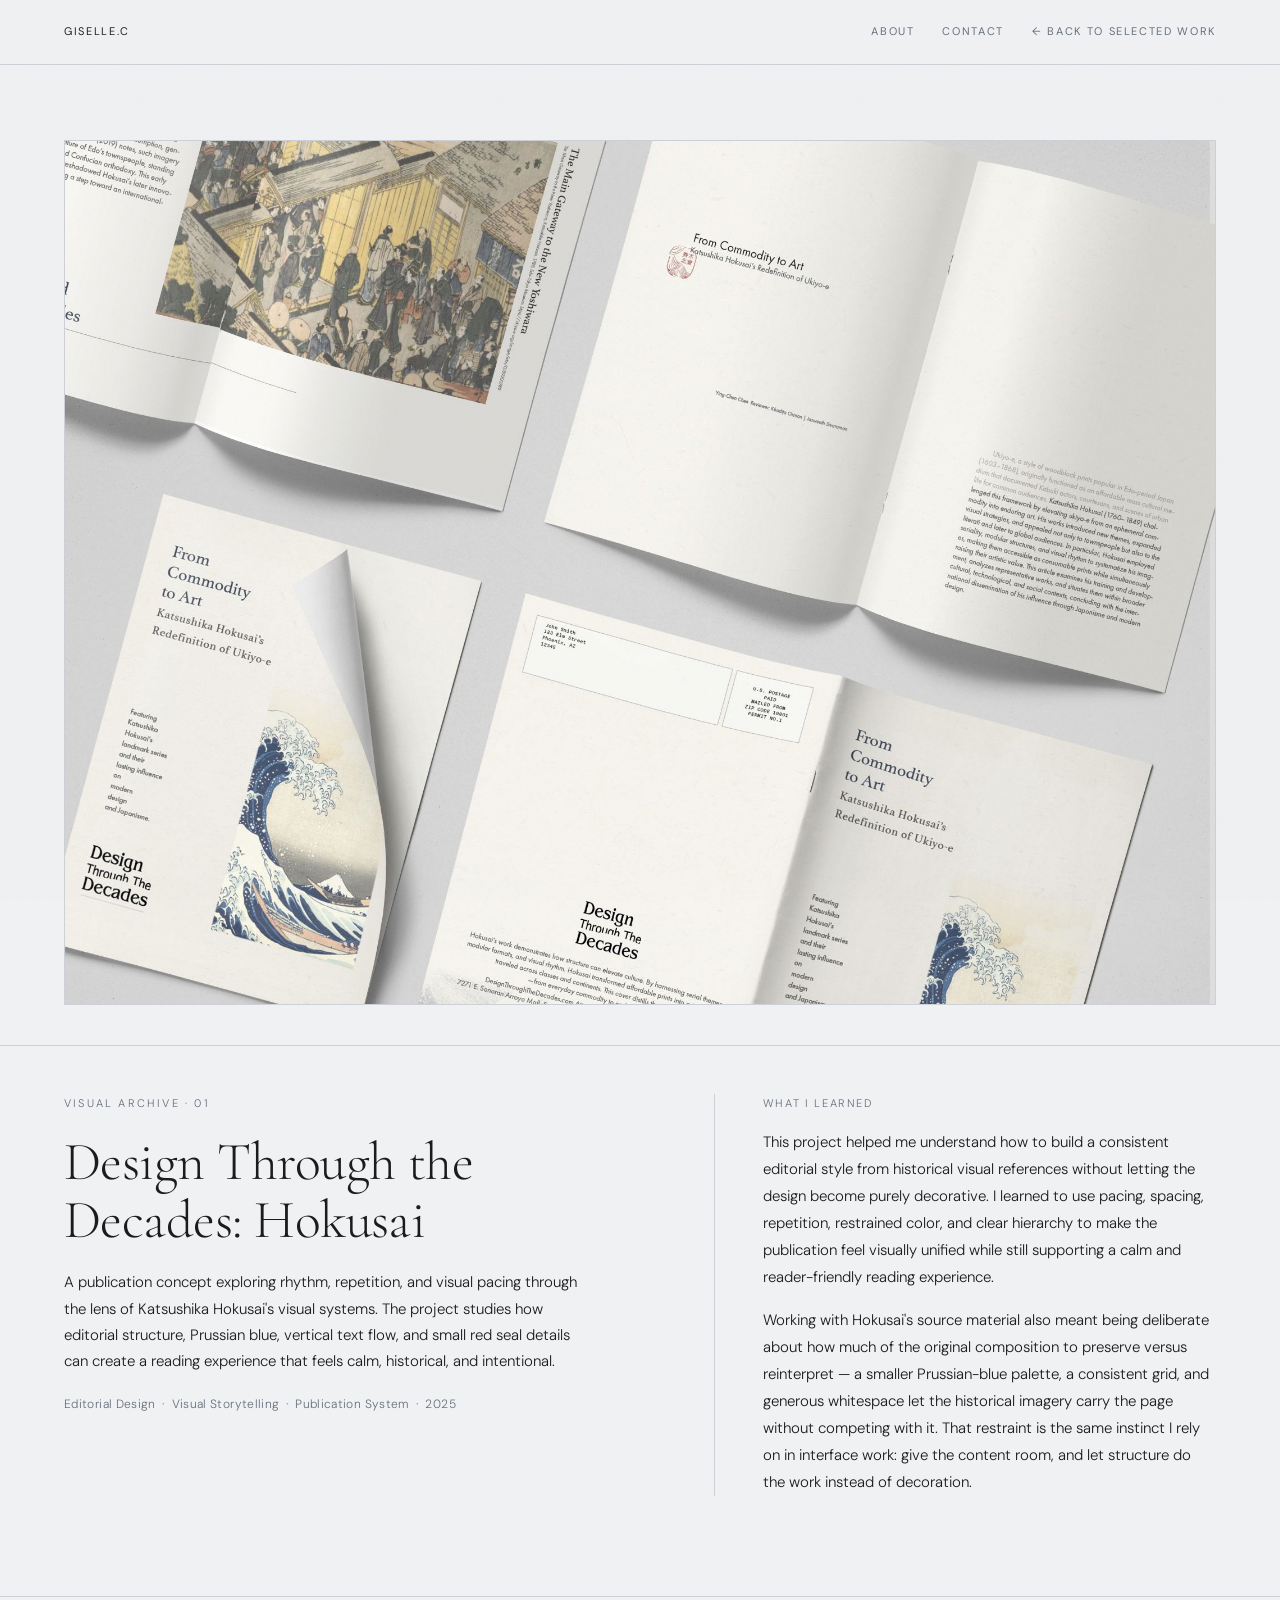
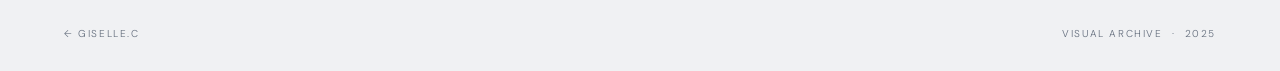
<file: archive-hokusai.html>
<!DOCTYPE html>
<html lang="en">
<head>
  <meta charset="UTF-8" />
  <meta name="viewport" content="width=device-width, initial-scale=1.0" />
  <title>Design Through the Decades: Hokusai — Giselle.C</title>
  <meta name="description" content="Visual archive: an editorial publication concept exploring rhythm, repetition, and visual pacing through the lens of Katsushika Hokusai's visual systems.">
  <meta property="og:title" content="Design Through the Decades: Hokusai — Giselle Chen">
  <meta property="og:description" content="An editorial publication concept exploring rhythm, repetition, and visual pacing through the lens of Katsushika Hokusai's visual systems.">
  <meta property="og:type" content="article">
  <meta property="og:url" content="https://giselleyccportfolio.netlify.app/archive-hokusai.html">
  <link rel="preconnect" href="https://fonts.googleapis.com" />
  <link rel="preconnect" href="https://fonts.gstatic.com" crossorigin />
  <link href="https://fonts.googleapis.com/css2?family=Cormorant+Garamond:wght@300;400;500&family=DM+Sans:wght@300;400&display=swap" rel="stylesheet" />
  <link rel="icon" type="image/svg+xml" href="favicon.svg">
  <link rel="stylesheet" href="style.css" />
  <link rel="stylesheet" href="project-base.css" />
</head>
<body>

  <div class="grain-overlay"></div>

  <!-- ── NAV ──────────────────────────────────────────────── -->
  <nav class="proj-nav">
    <a href="index.html" class="proj-nav-name">Giselle.C</a>
    <div class="proj-nav-links">
      <a href="index.html#about" class="proj-nav-back">About</a>
      <a href="index.html#contact" class="proj-nav-back">Contact</a>
      <a href="index.html#work" class="proj-nav-back">← Back to Selected Work</a>
    </div>
  </nav>

  <!-- ── HERO IMAGE ───────────────────────────────────────── -->
  <div class="va-detail-hero">
    <img src="visual-archive-1.jpeg" alt="Design Through the Decades: Hokusai — editorial publication spread">
  </div>

  <!-- ── BODY: title/brief left, what I learned right ───────── -->
  <div class="va-detail-body">

    <div class="va-detail-left">
      <span class="va-detail-index">Visual Archive · 01</span>
      <h1 class="va-detail-title">Design Through the Decades: Hokusai</h1>
      <p class="va-detail-brief">A publication concept exploring rhythm, repetition, and visual pacing through the lens of Katsushika Hokusai's visual systems. The project studies how editorial structure, Prussian blue, vertical text flow, and small red seal details can create a reading experience that feels calm, historical, and intentional.</p>
      <p class="va-detail-cats">Editorial Design &nbsp;·&nbsp; Visual Storytelling &nbsp;·&nbsp; Publication System &nbsp;·&nbsp; 2025</p>
    </div>

    <div class="va-detail-right">
      <span class="va-detail-label">What I Learned</span>
      <p class="va-detail-learned">This project helped me understand how to build a consistent editorial style from historical visual references without letting the design become purely decorative. I learned to use pacing, spacing, repetition, restrained color, and clear hierarchy to make the publication feel visually unified while still supporting a calm and reader-friendly reading experience.</p>
      <p class="va-detail-learned">Working with Hokusai's source material also meant being deliberate about how much of the original composition to preserve versus reinterpret — a smaller Prussian-blue palette, a consistent grid, and generous whitespace let the historical imagery carry the page without competing with it. That restraint is the same instinct I rely on in interface work: give the content room, and let structure do the work instead of decoration.</p>
    </div>

  </div>

  <!-- FOOTER -->
  <footer class="proj-footer">
    <a href="index.html" class="proj-footer-back">← Giselle.C</a>
    <span>Visual Archive &nbsp;·&nbsp; 2025</span>
  </footer>

  <script src="script.js"></script>
</body>
</html>
</file>
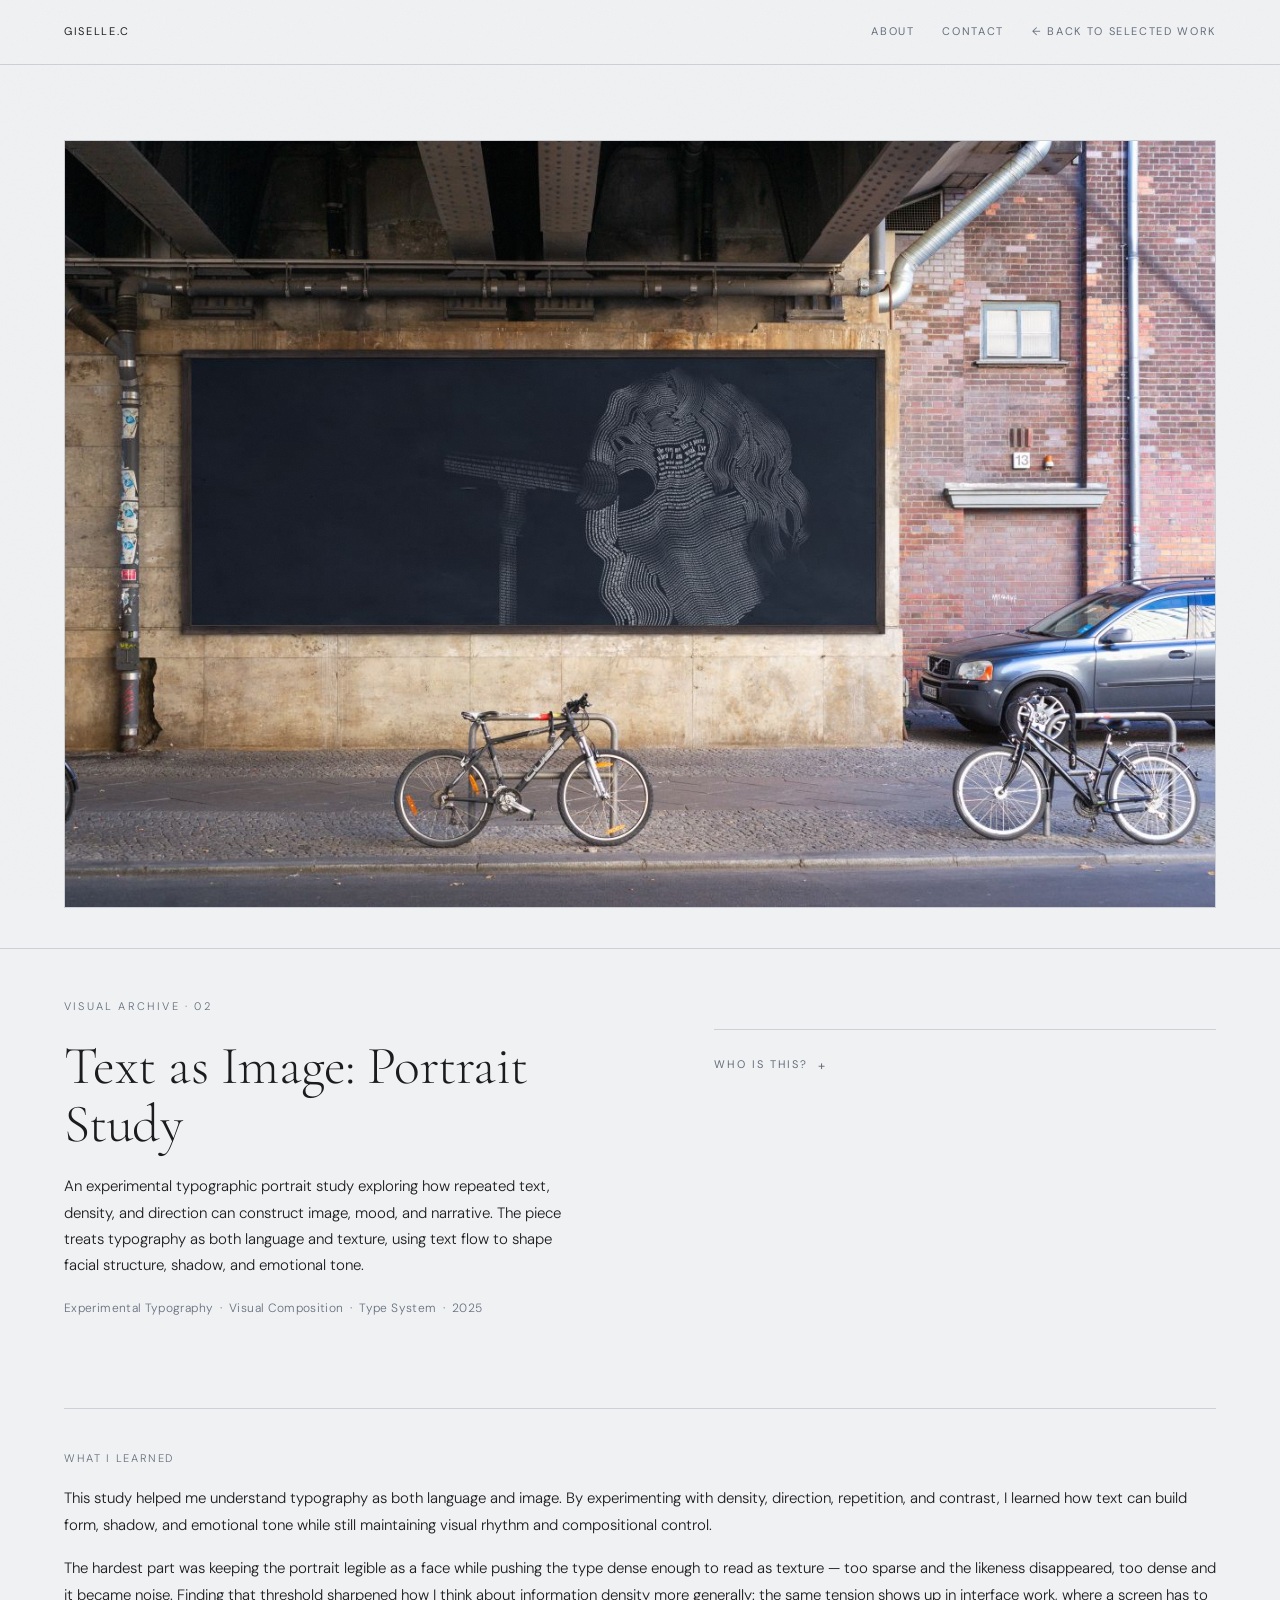
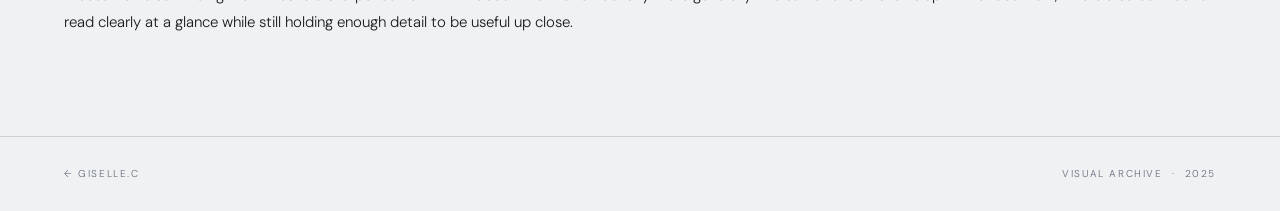
<file: archive-portrait-study.html>
<!DOCTYPE html>
<html lang="en">
<head>
  <meta charset="UTF-8" />
  <meta name="viewport" content="width=device-width, initial-scale=1.0" />
  <title>Text as Image: Portrait Study — Giselle.C</title>
  <meta name="description" content="Visual archive: an experimental typographic portrait study exploring how repeated text, density, and direction can construct image, mood, and narrative.">
  <meta property="og:title" content="Text as Image: Portrait Study — Giselle Chen">
  <meta property="og:description" content="An experimental typographic portrait study exploring how repeated text, density, and direction can construct image, mood, and narrative.">
  <meta property="og:type" content="article">
  <meta property="og:url" content="https://giselleyccportfolio.netlify.app/archive-portrait-study.html">
  <link rel="preconnect" href="https://fonts.googleapis.com" />
  <link rel="preconnect" href="https://fonts.gstatic.com" crossorigin />
  <link href="https://fonts.googleapis.com/css2?family=Cormorant+Garamond:wght@300;400;500&family=DM+Sans:wght@300;400&display=swap" rel="stylesheet" />
  <link rel="icon" type="image/svg+xml" href="favicon.svg">
  <link rel="stylesheet" href="style.css" />
  <link rel="stylesheet" href="project-base.css" />
</head>
<body>

  <div class="grain-overlay"></div>

  <!-- ── NAV ──────────────────────────────────────────────── -->
  <nav class="proj-nav">
    <a href="index.html" class="proj-nav-name">Giselle.C</a>
    <div class="proj-nav-links">
      <a href="index.html#about" class="proj-nav-back">About</a>
      <a href="index.html#contact" class="proj-nav-back">Contact</a>
      <a href="index.html#work" class="proj-nav-back">← Back to Selected Work</a>
    </div>
  </nav>

  <!-- ── HERO IMAGE ───────────────────────────────────────── -->
  <div class="va-detail-hero">
    <img src="visual-archive-2.jpeg" alt="Text as Image: Portrait Study — experimental typographic portrait">
  </div>

  <!-- ── BODY: title/brief left, what I learned right ───────── -->
  <div class="va-detail-body">

    <div class="va-detail-left">
      <span class="va-detail-index">Visual Archive · 02</span>
      <h1 class="va-detail-title">Text as Image: Portrait Study</h1>
      <p class="va-detail-brief">An experimental typographic portrait study exploring how repeated text, density, and direction can construct image, mood, and narrative. The piece treats typography as both language and texture, using text flow to shape facial structure, shadow, and emotional tone.</p>
      <p class="va-detail-cats">Experimental Typography &nbsp;·&nbsp; Visual Composition &nbsp;·&nbsp; Type System &nbsp;·&nbsp; 2025</p>
    </div>

      <details class="va-reveal">
        <summary class="va-reveal-q">Who is this?</summary>
        <div class="va-reveal-a">
          <p><strong>Kurt Cobain.</strong></p>
          <p>Every mark in the portrait is text, and the text is lyrics from <em>In Utero</em> &mdash; so the words that built the face are his own. Density does the shading: the passages repeat and tighten where the portrait needs shadow and thin out where it needs light.</p>

          <a class="va-listen" href="https://open.spotify.com/album/0IeANhddQskfJOk3UxzfB6" target="_blank" rel="noopener noreferrer">
            <span class="va-listen-label">Listen while you look</span>
            <span class="va-listen-album">In Utero &mdash; Nirvana</span>
            <span class="va-listen-note">The words that shape the face are on this record. The portrait is quieter with it playing, and louder.</span>
          </a>
        </div>
      </details>

    <div class="va-detail-right va-detail-right--wide">
      <span class="va-detail-label">What I Learned</span>
      <p class="va-detail-learned">This study helped me understand typography as both language and image. By experimenting with density, direction, repetition, and contrast, I learned how text can build form, shadow, and emotional tone while still maintaining visual rhythm and compositional control.</p>
      <p class="va-detail-learned">The hardest part was keeping the portrait legible as a face while pushing the type dense enough to read as texture — too sparse and the likeness disappeared, too dense and it became noise. Finding that threshold sharpened how I think about information density more generally: the same tension shows up in interface work, where a screen has to read clearly at a glance while still holding enough detail to be useful up close.</p>
    </div>

  </div>

  <!-- FOOTER -->
  <footer class="proj-footer">
    <a href="index.html" class="proj-footer-back">← Giselle.C</a>
    <span>Visual Archive &nbsp;·&nbsp; 2025</span>
  </footer>

  <script src="script.js"></script>
</body>
</html>
</file>
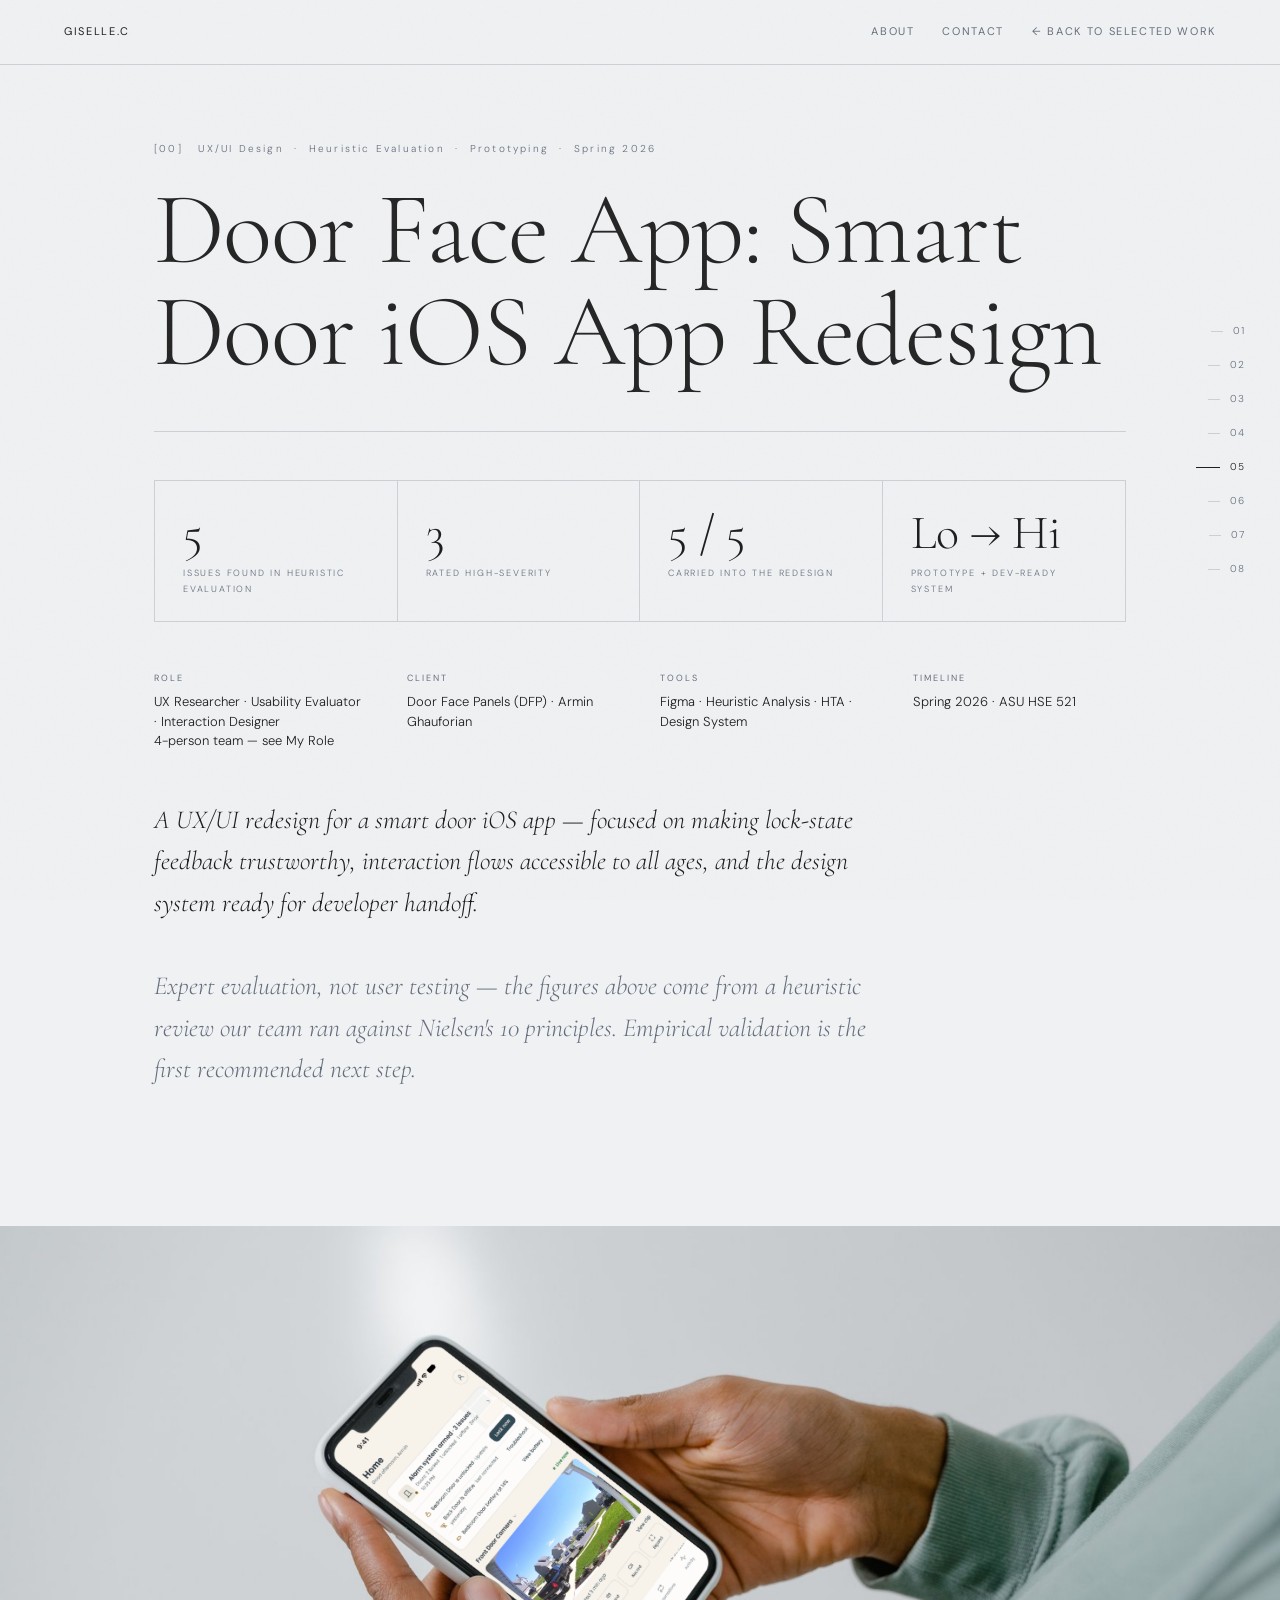
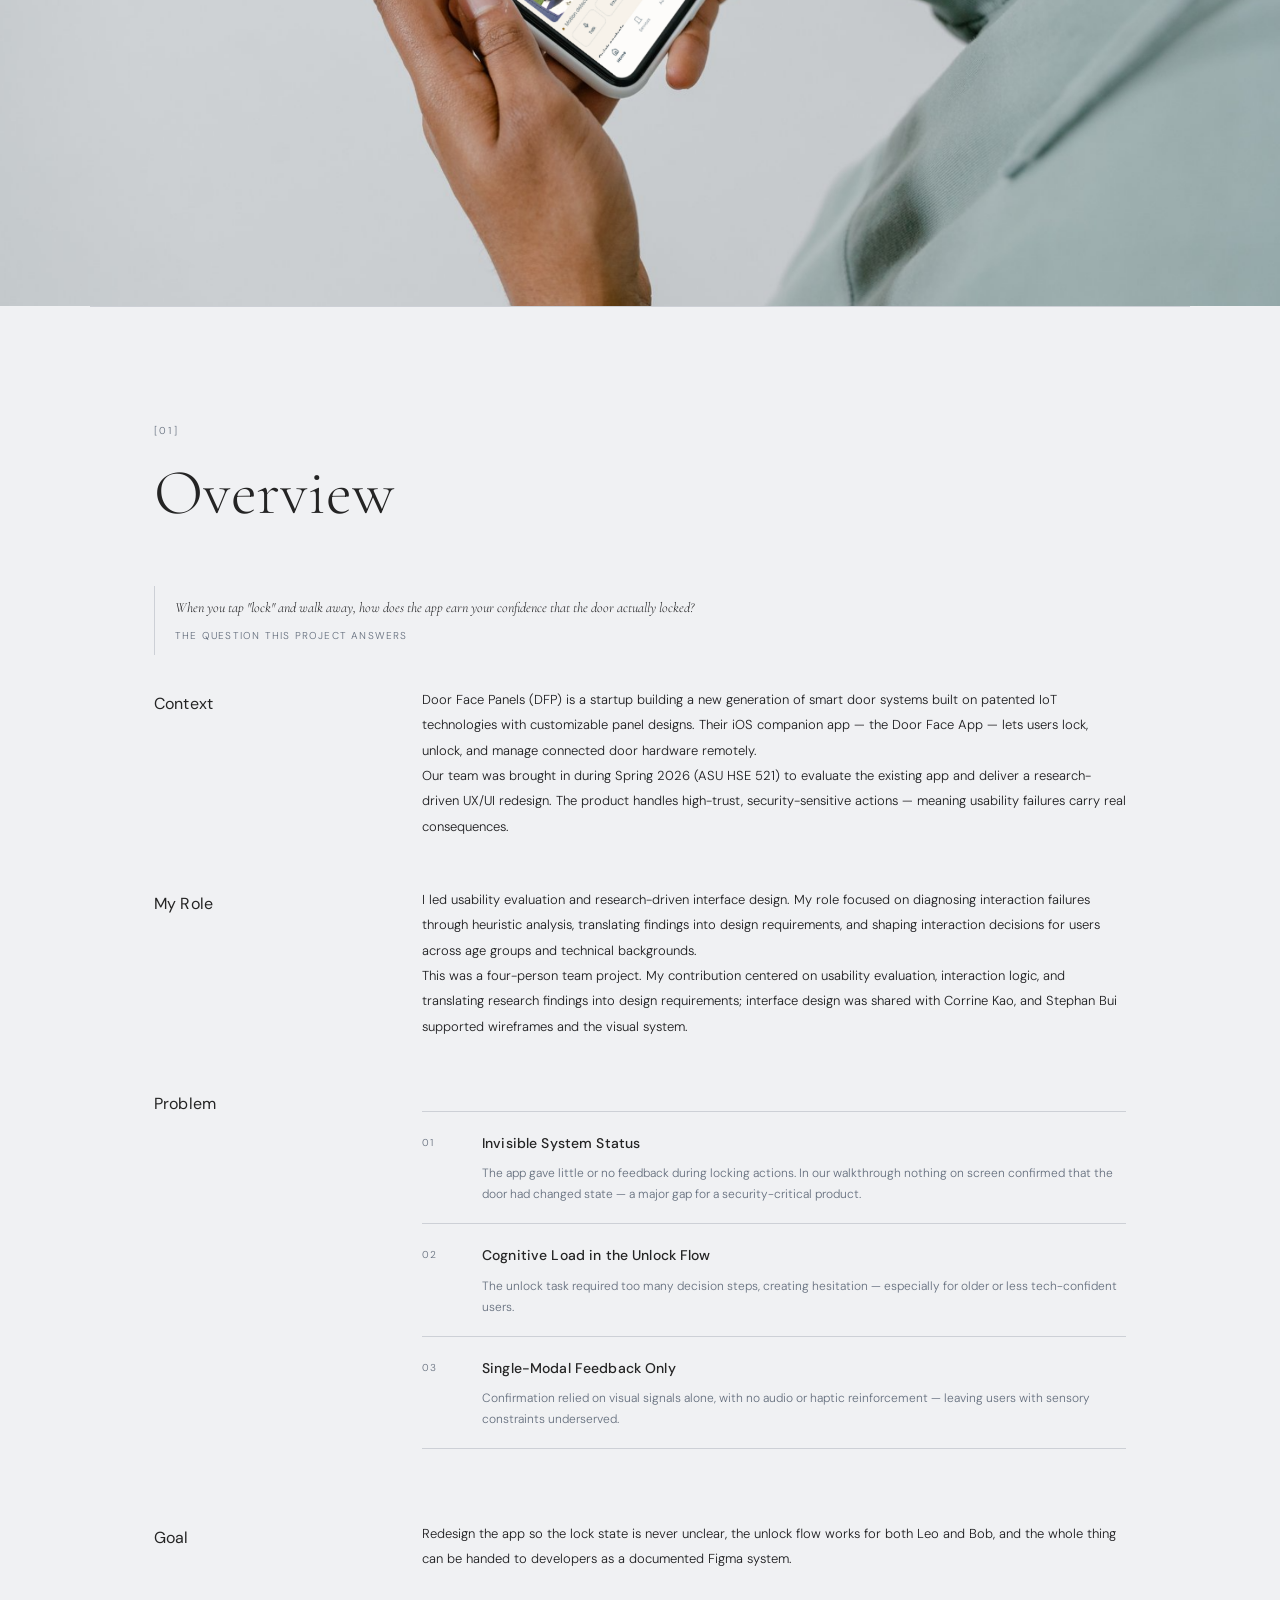
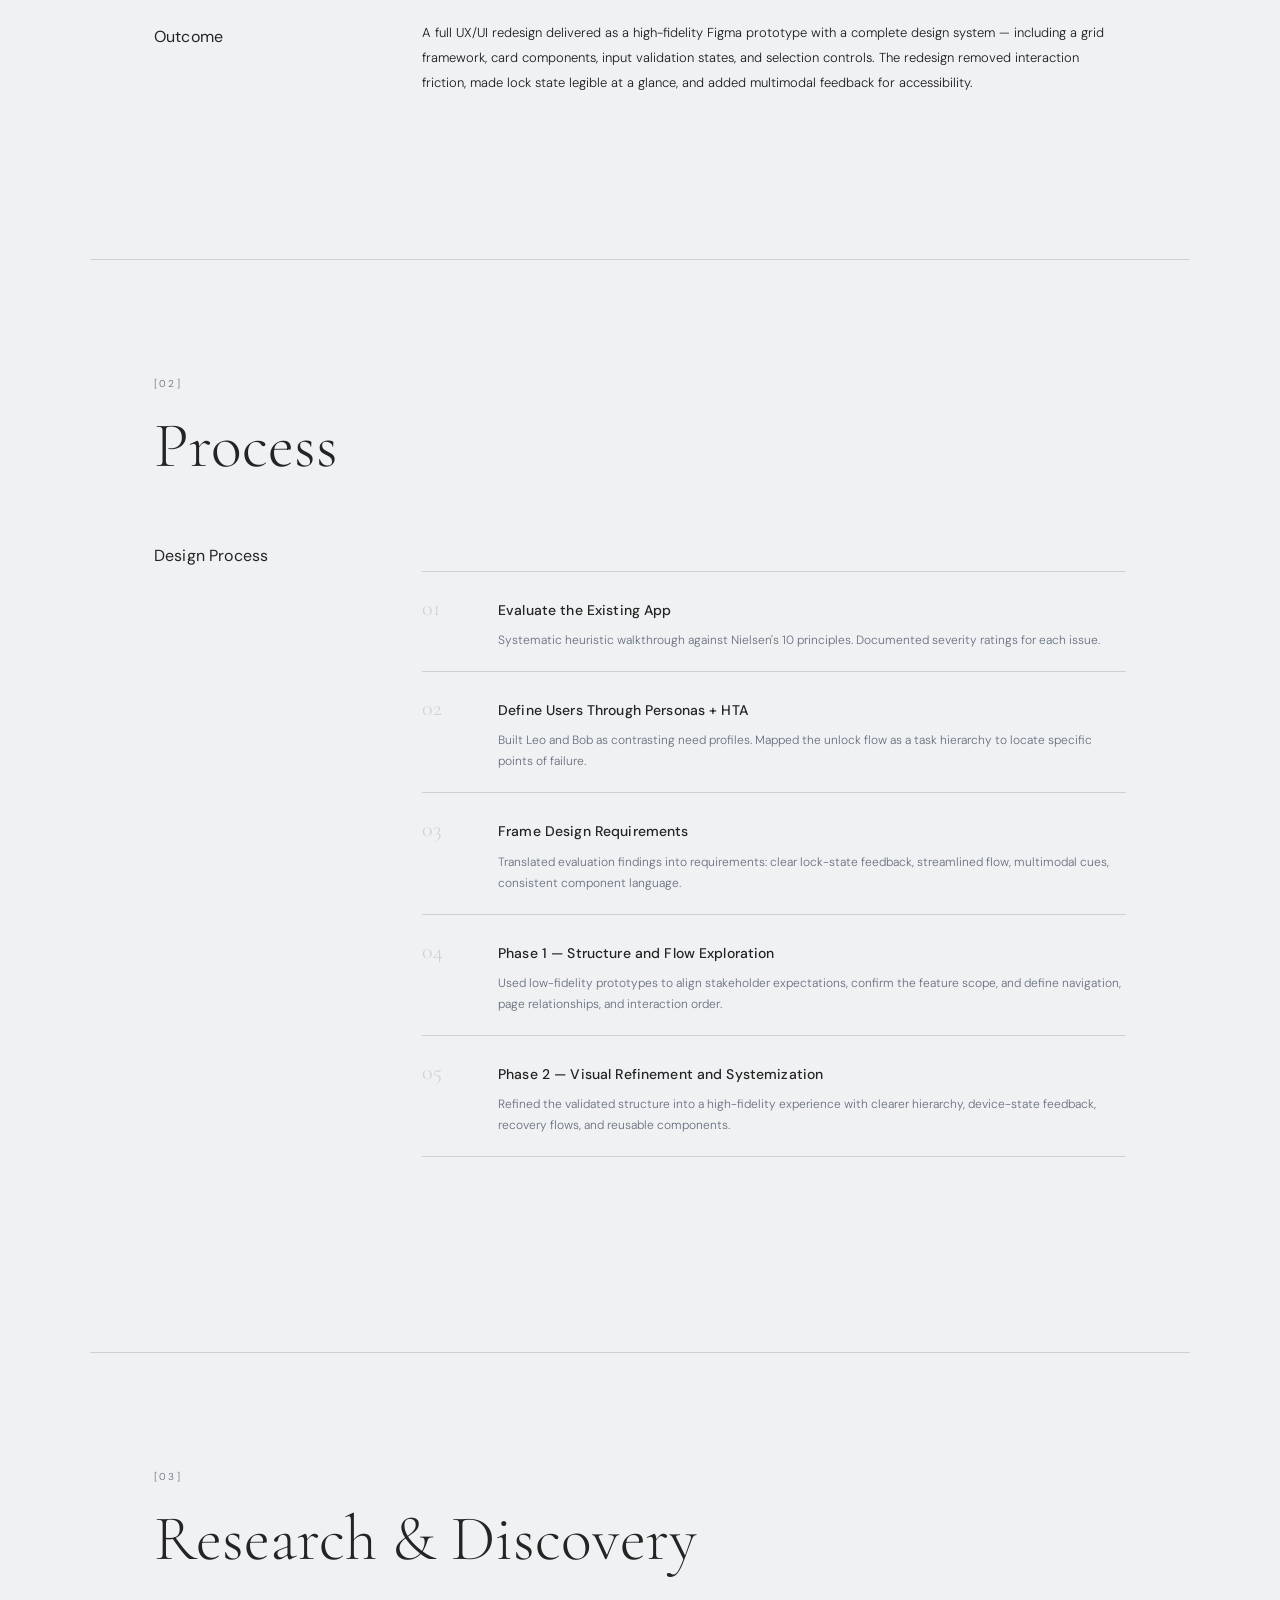
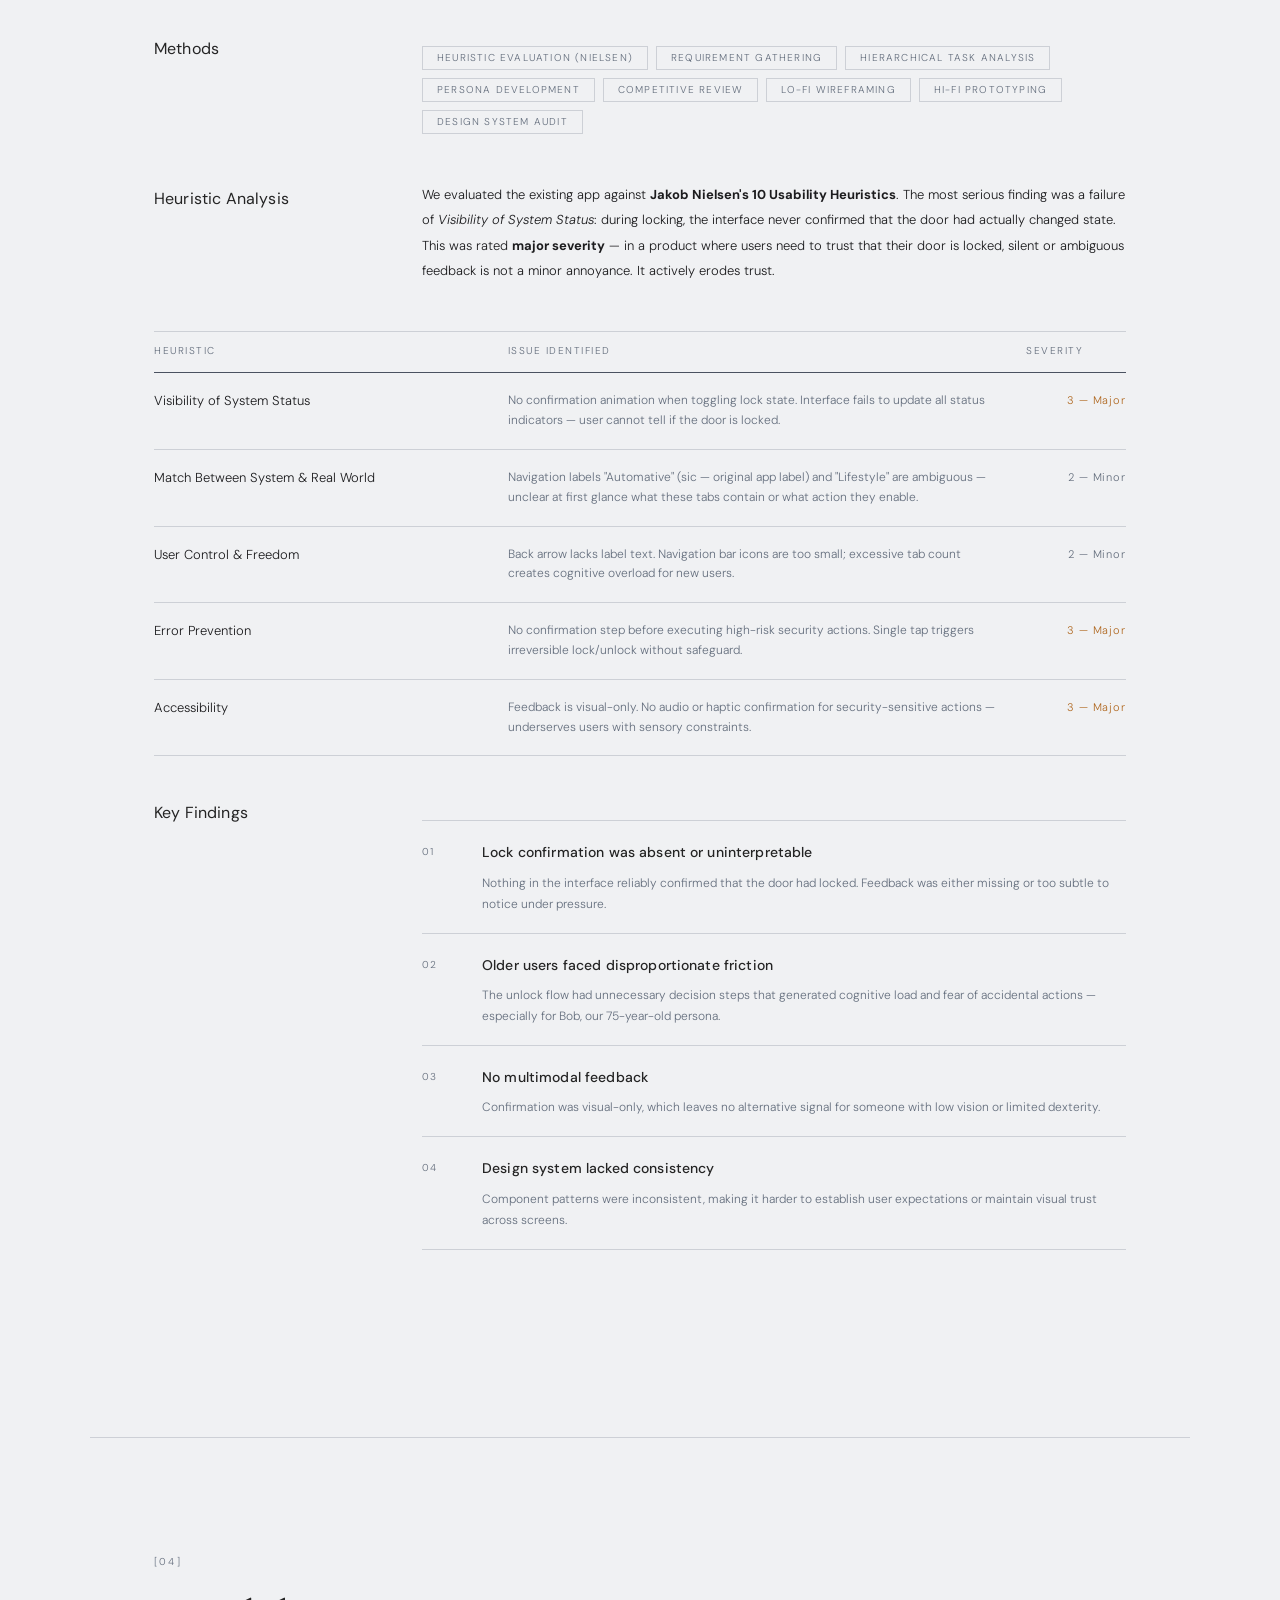
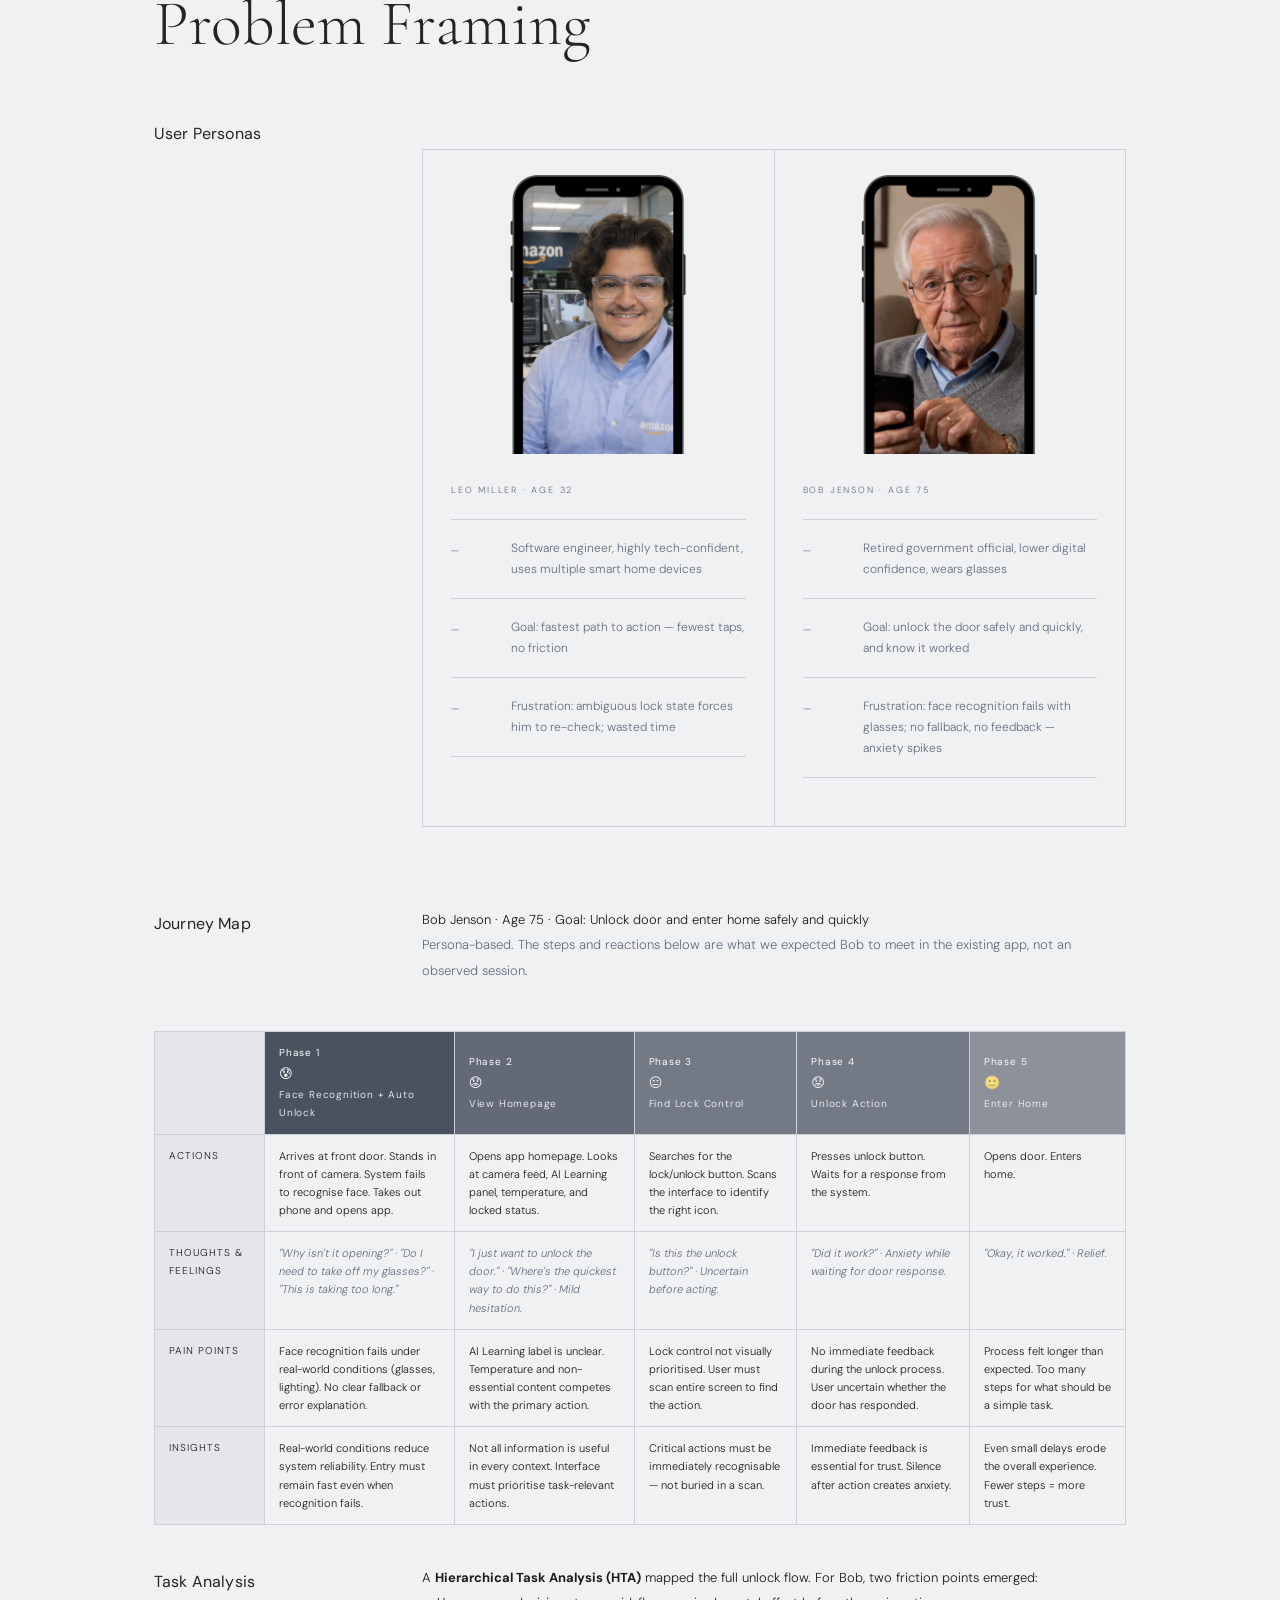
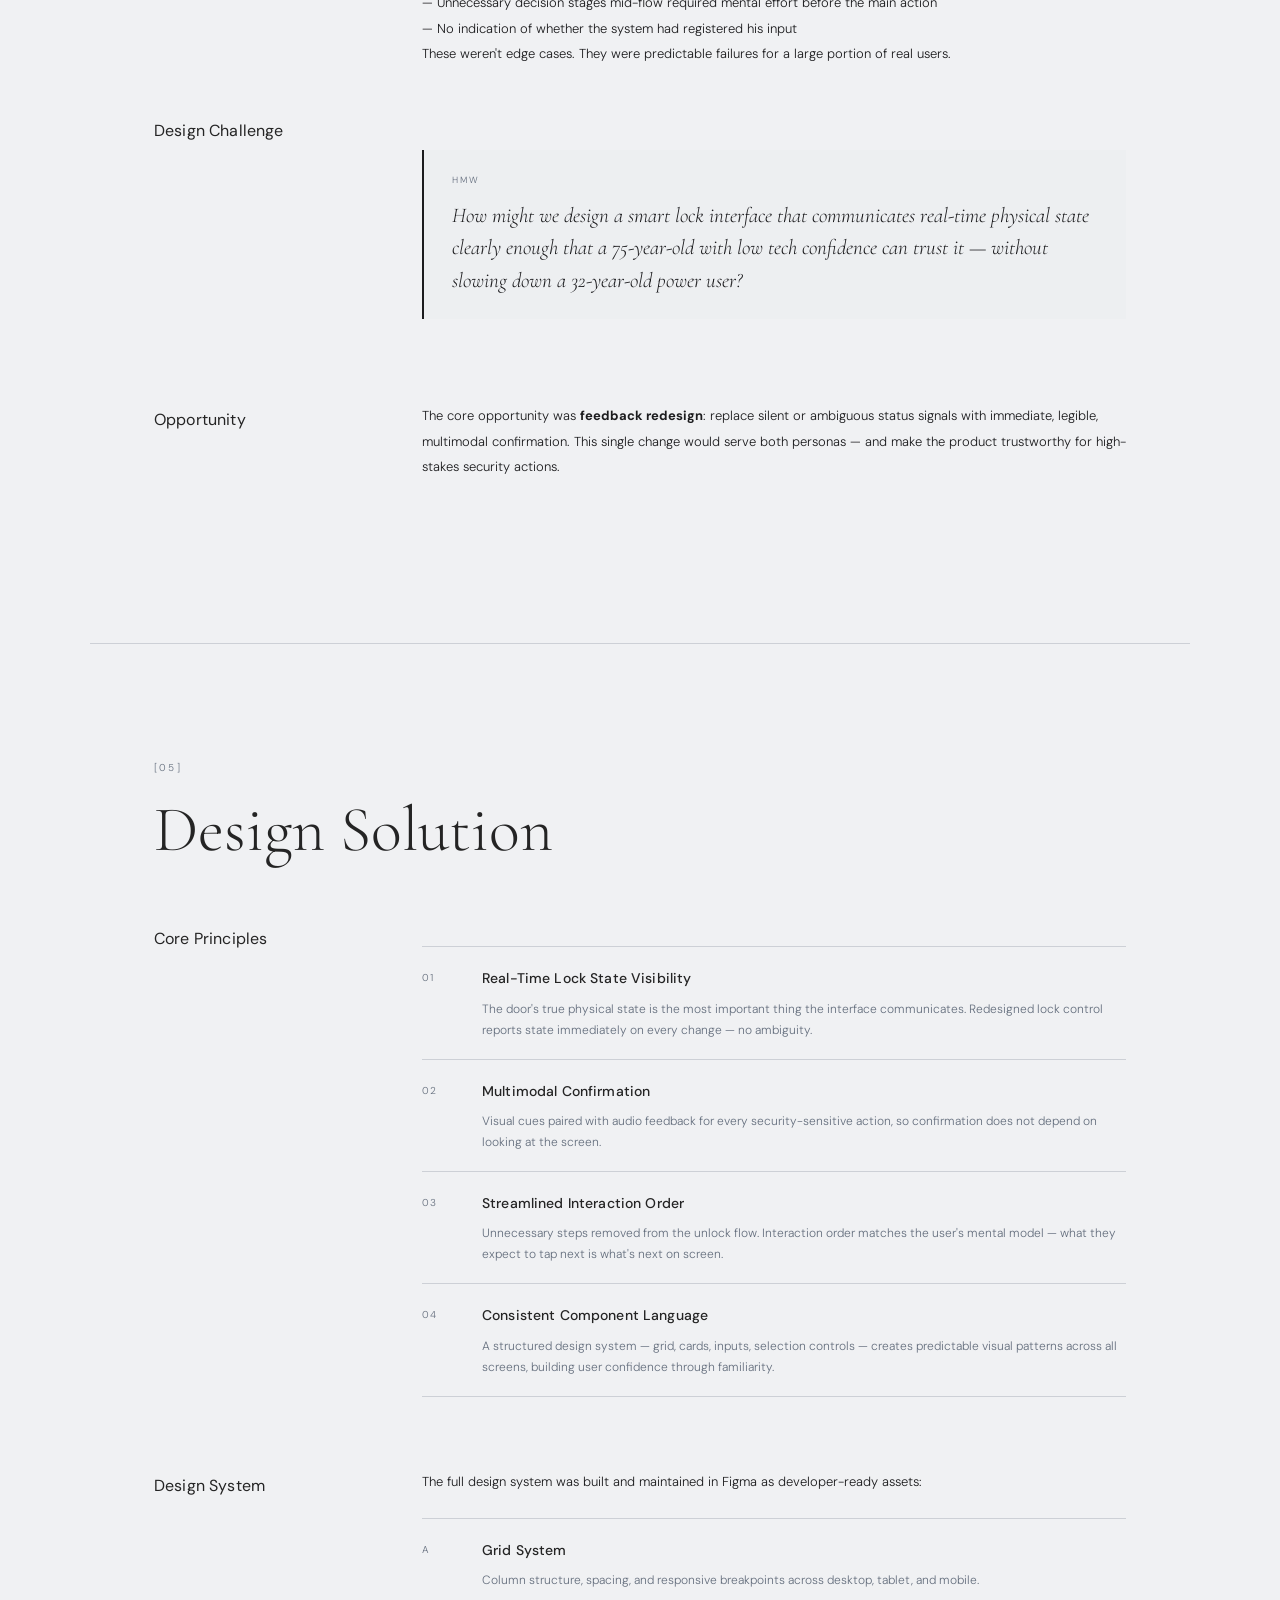
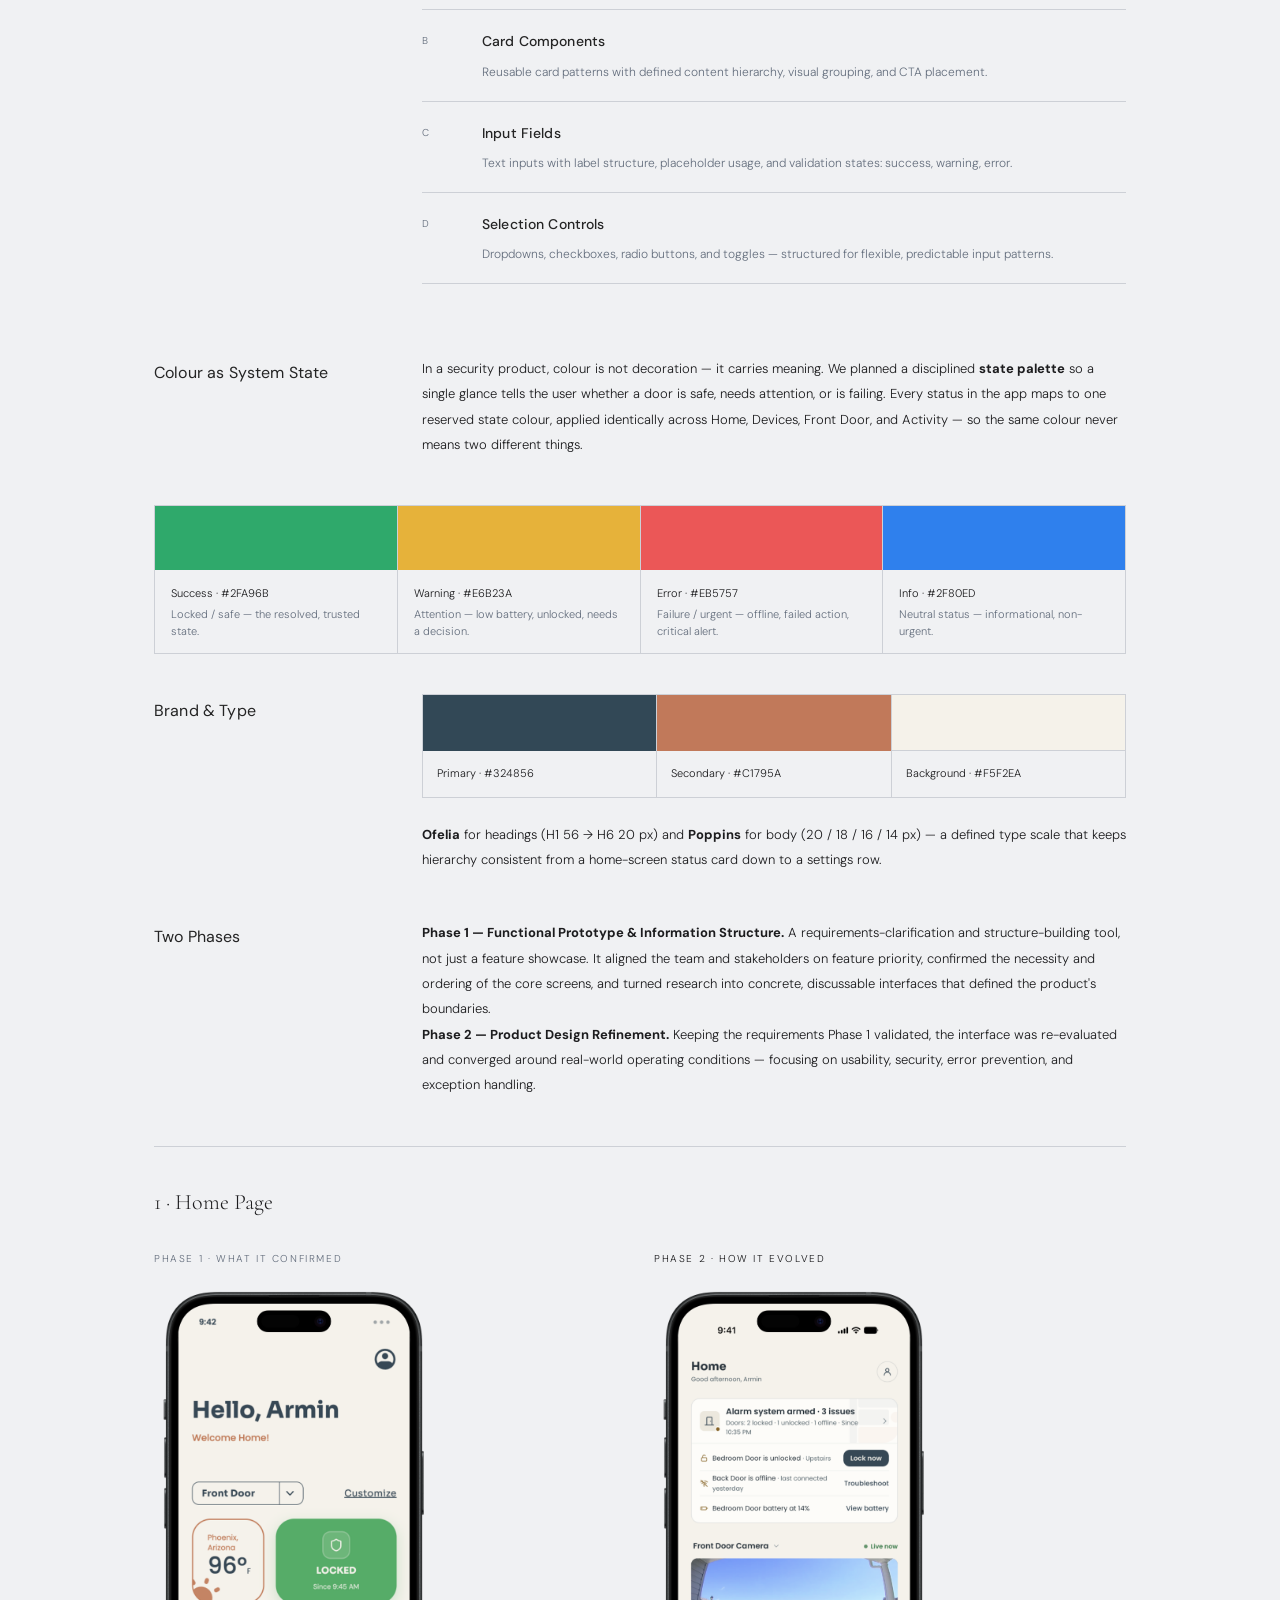
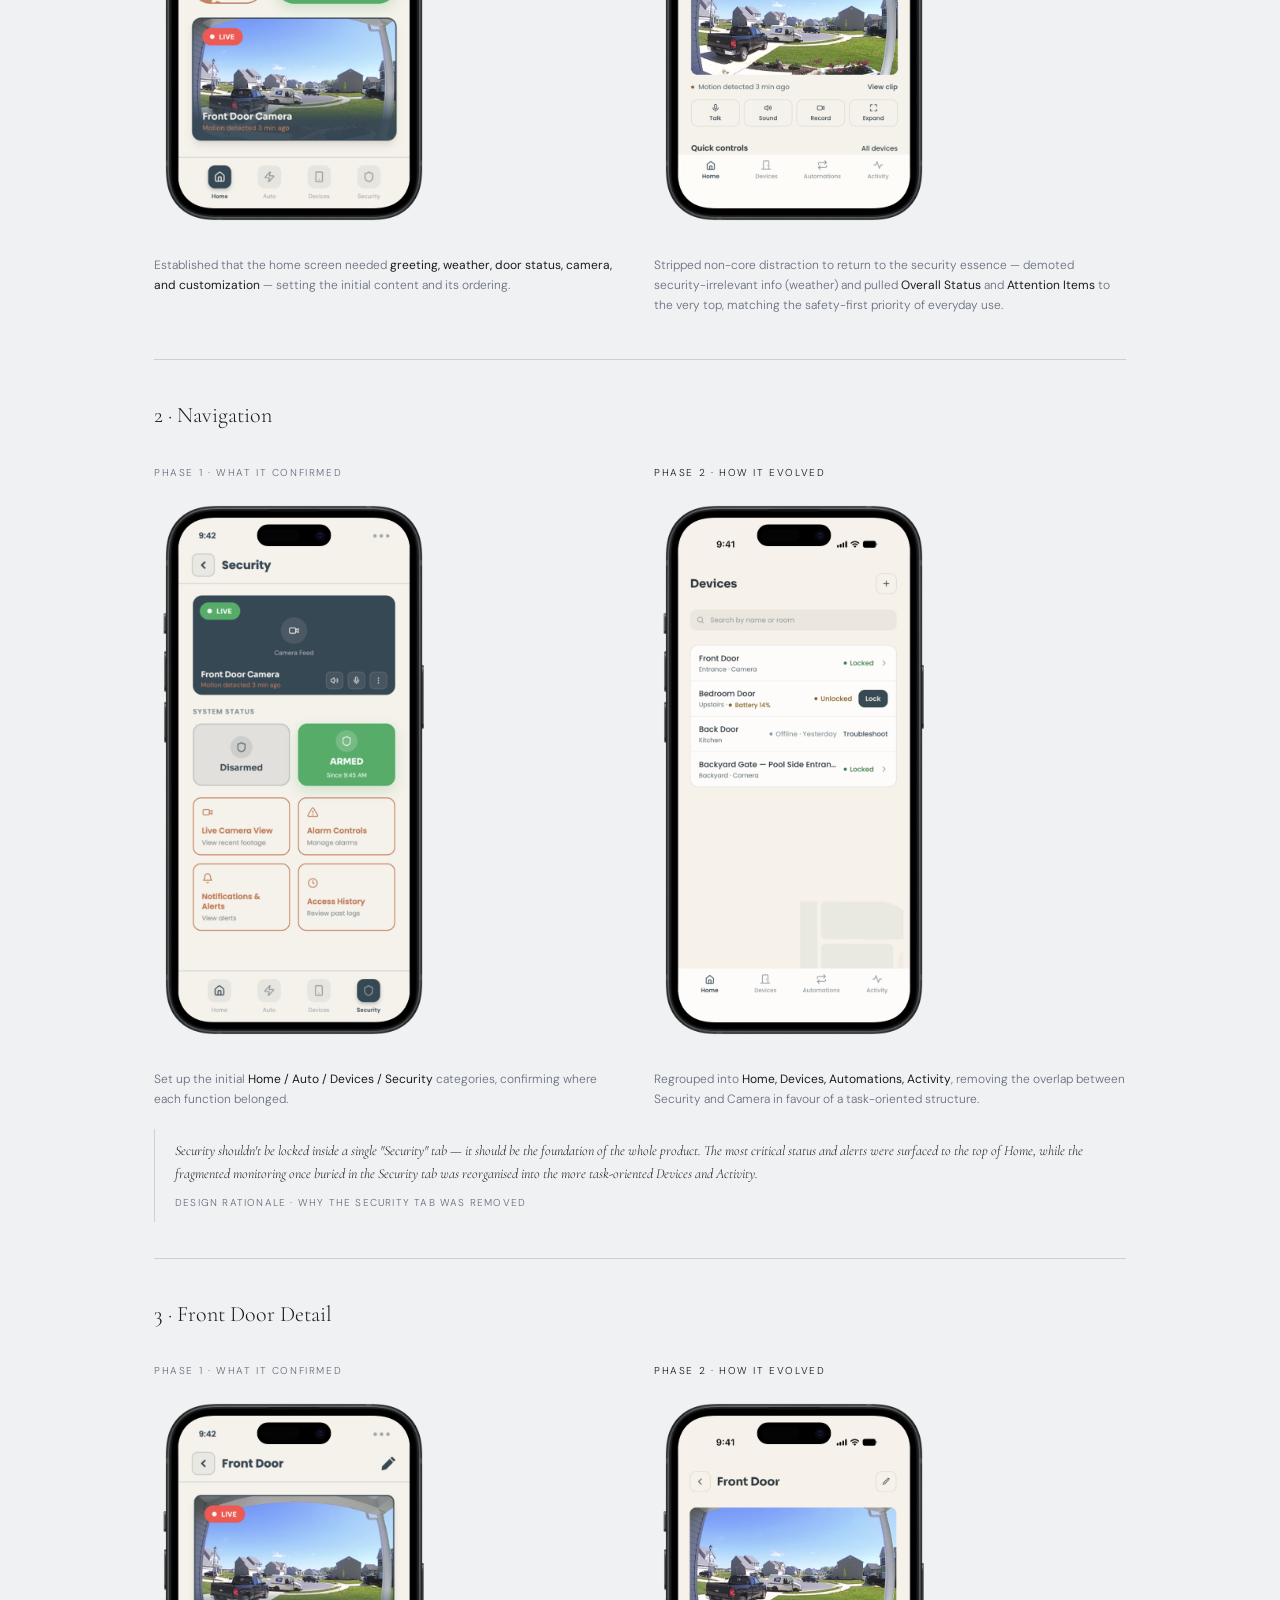
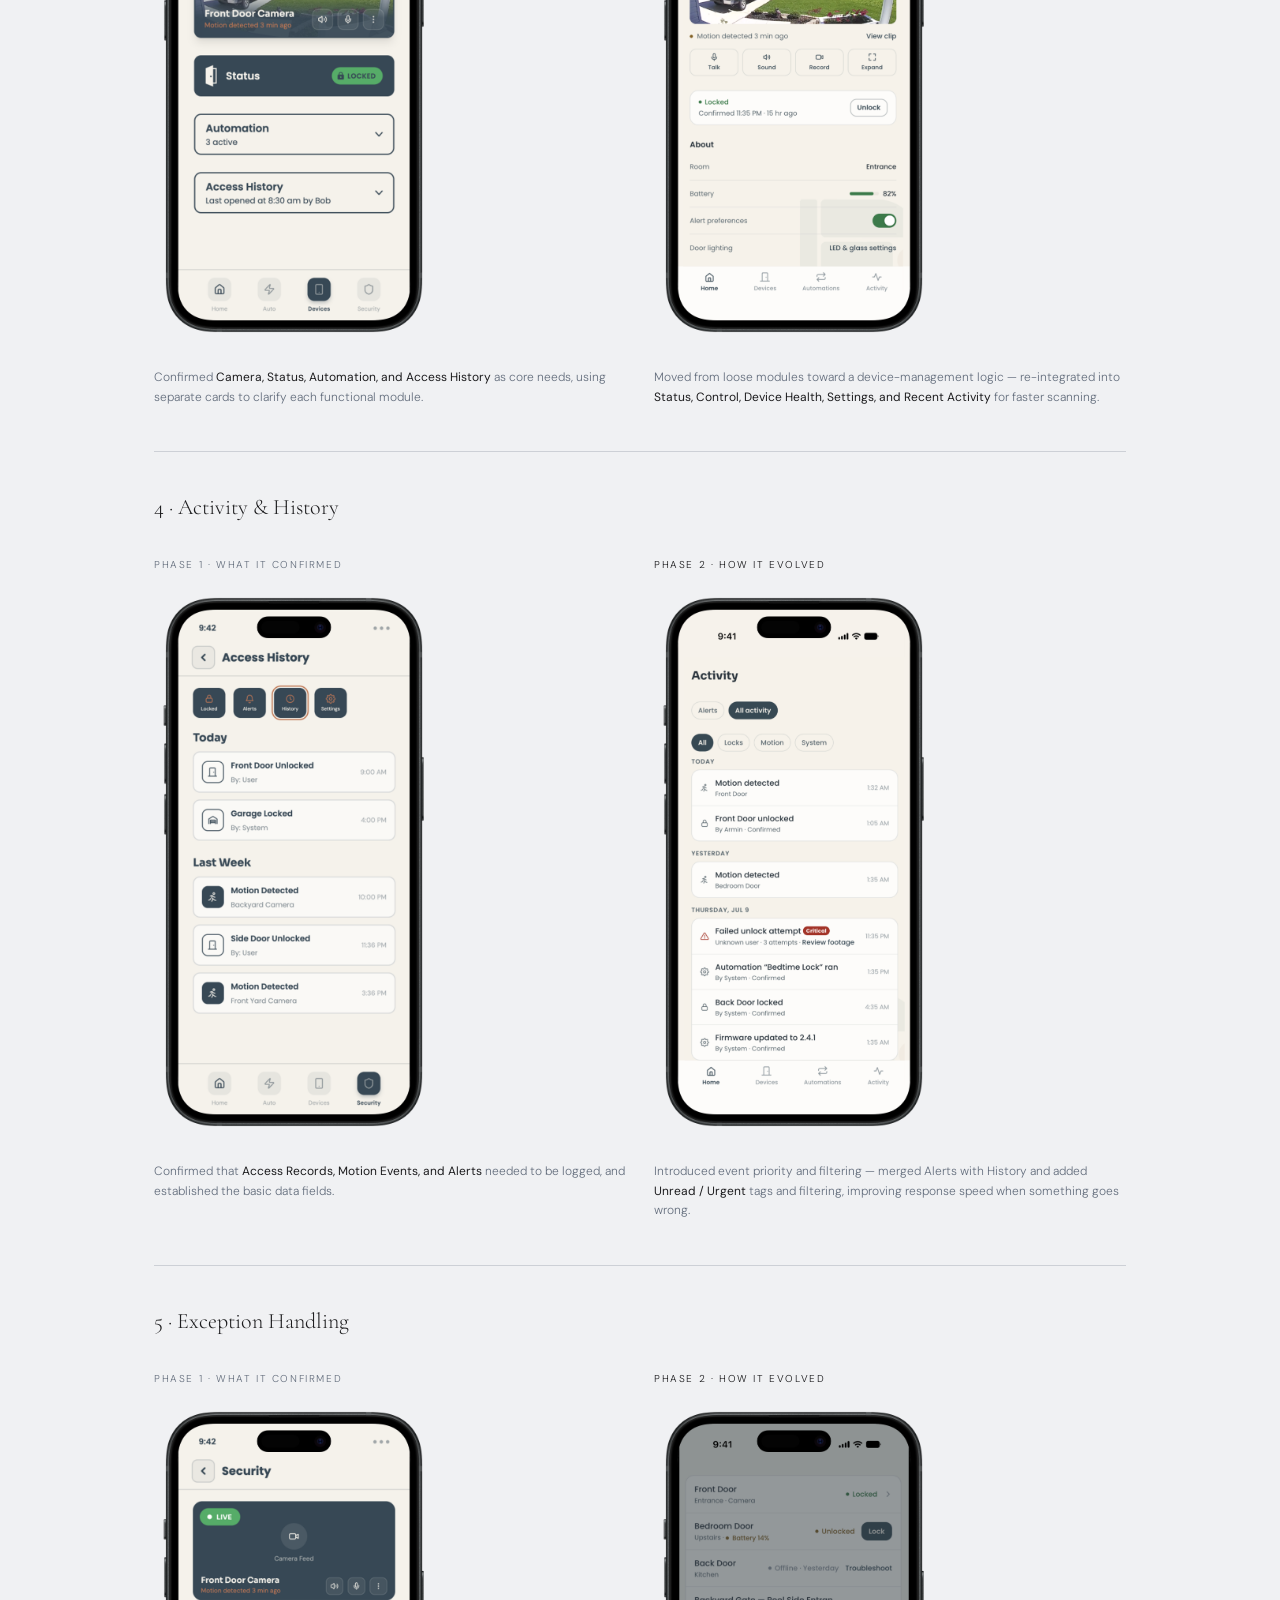
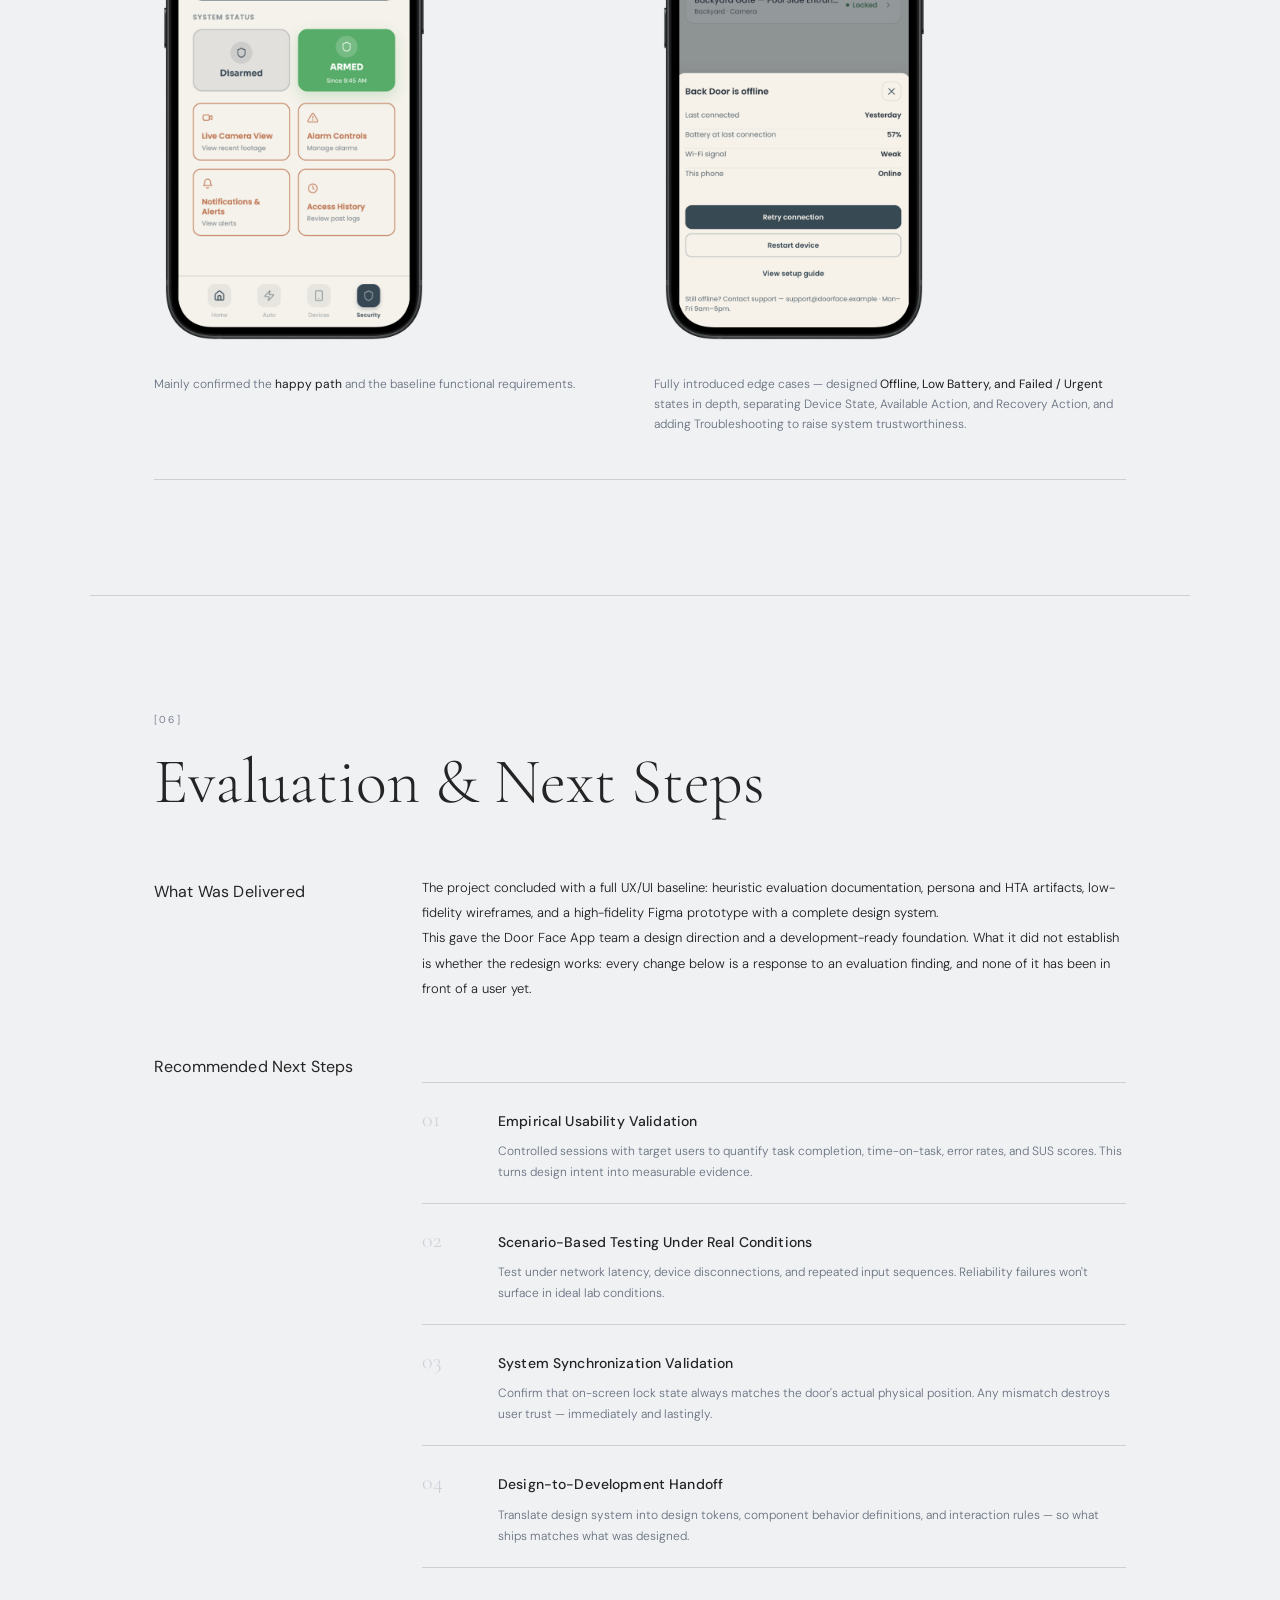
<file: project-door-face.html>
<!DOCTYPE html>
<html lang="en">
<head>
  <meta charset="UTF-8" />
  <meta name="viewport" content="width=device-width, initial-scale=1.0" />
  <title>Door Face App: Smart Door iOS App Redesign — Giselle.C</title>
  <meta name="description" content="UX case study: a research-driven redesign of a security-critical smart door app — heuristic evaluation, personas, journey mapping, and a scalable design system.">
  <meta property="og:title" content="Door Face App: Smart Door iOS Redesign — Giselle Chen">
  <meta property="og:description" content="UX case study: a research-driven redesign of a security-critical smart door app — heuristic evaluation, personas, journey mapping, and a scalable design system.">
  <meta property="og:type" content="article">
  <meta property="og:url" content="https://giselleyccportfolio.netlify.app/project-door-face.html">
  <link rel="preconnect" href="https://fonts.googleapis.com" />
  <link rel="preconnect" href="https://fonts.gstatic.com" crossorigin />
  <link href="https://fonts.googleapis.com/css2?family=Cormorant+Garamond:wght@300;400;500&family=DM+Sans:wght@300;400&display=swap" rel="stylesheet" />
  <link rel="icon" type="image/svg+xml" href="favicon.svg">
  <link rel="stylesheet" href="style.css" />
  <link rel="stylesheet" href="project-base.css" />
</head>
<body>

  <div class="grain-overlay"></div>

  <!-- ── NAV ──────────────────────────────────────────────── -->
  <nav class="proj-nav">
    <a href="index.html" class="proj-nav-name">Giselle.C</a>
    <div class="proj-nav-links">
      <a href="index.html#about" class="proj-nav-back">About</a>
      <a href="index.html#contact" class="proj-nav-back">Contact</a>
      <a href="index.html#work" class="proj-nav-back">← Back to Selected Work</a>
    </div>
  </nav>

  <!-- Section chapter rail — desktop only, see project-base.css -->
  <nav class="proj-chapters" aria-label="Section navigation">
    <a href="#s01" class="proj-chapter-link"><span class="proj-chapter-label">Overview</span><span class="proj-chapter-dash"></span><span class="proj-chapter-num">01</span></a>
    <a href="#s02" class="proj-chapter-link"><span class="proj-chapter-label">Research &amp; Discovery</span><span class="proj-chapter-dash"></span><span class="proj-chapter-num">02</span></a>
    <a href="#s03" class="proj-chapter-link"><span class="proj-chapter-label">Problem Framing</span><span class="proj-chapter-dash"></span><span class="proj-chapter-num">03</span></a>
    <a href="#s04" class="proj-chapter-link"><span class="proj-chapter-label">Process</span><span class="proj-chapter-dash"></span><span class="proj-chapter-num">04</span></a>
    <a href="#s05" class="proj-chapter-link"><span class="proj-chapter-label">Design Solution</span><span class="proj-chapter-dash"></span><span class="proj-chapter-num">05</span></a>
    <a href="#s06" class="proj-chapter-link"><span class="proj-chapter-label">Evaluation &amp; Next Steps</span><span class="proj-chapter-dash"></span><span class="proj-chapter-num">06</span></a>
    <a href="#s07" class="proj-chapter-link"><span class="proj-chapter-label">Impact</span><span class="proj-chapter-dash"></span><span class="proj-chapter-num">07</span></a>
    <a href="#s08" class="proj-chapter-link"><span class="proj-chapter-label">Reflection</span><span class="proj-chapter-dash"></span><span class="proj-chapter-num">08</span></a>
  </nav>


  <!-- ── HERO ─────────────────────────────────────────────── -->
  <div class="proj-hero">

    <span class="proj-index-tag">[00] &nbsp; UX/UI Design &nbsp;·&nbsp; Heuristic Evaluation &nbsp;·&nbsp; Prototyping &nbsp;·&nbsp; Spring 2026</span>

    <h1 class="proj-title">Door Face App: Smart Door iOS App Redesign</h1>

    <hr class="proj-rule">

    <!-- Key numbers row -->
    <div class="proj-stats">
      <div class="proj-stat-item">
        <span class="proj-stat-num">5</span>
        <span class="proj-stat-label">Issues found in heuristic evaluation</span>
      </div>
      <div class="proj-stat-item">
        <span class="proj-stat-num">3</span>
        <span class="proj-stat-label">Rated high-severity</span>
      </div>
      <div class="proj-stat-item">
        <span class="proj-stat-num">5 / 5</span>
        <span class="proj-stat-label">Carried into the redesign</span>
      </div>
      <div class="proj-stat-item">
        <span class="proj-stat-num">Lo → Hi</span>
        <span class="proj-stat-label">Prototype + dev-ready system</span>
      </div>
    </div>

    <!-- Metadata grid -->
    <div class="proj-meta-grid">

      <div class="proj-meta-item">
        <span class="proj-meta-label">Role</span>
        <span class="proj-meta-value">UX Researcher · Usability Evaluator · Interaction Designer<br>4-person team — see My Role</span>
      </div>

      <div class="proj-meta-item">
        <span class="proj-meta-label">Client</span>
        <span class="proj-meta-value">Door Face Panels (DFP) · Armin Ghauforian</span>
      </div>

      <div class="proj-meta-item">
        <span class="proj-meta-label">Tools</span>
        <span class="proj-meta-value">Figma · Heuristic Analysis · HTA · Design System</span>
      </div>

      <div class="proj-meta-item">
        <span class="proj-meta-label">Timeline</span>
        <span class="proj-meta-value">Spring 2026 · ASU HSE 521</span>
      </div>

    </div>

    <p class="proj-summary">
      A UX/UI redesign for a smart door iOS app — focused on making lock-state feedback trustworthy, interaction flows accessible to all ages, and the design system ready for developer handoff.
      <br><br>
      <span style="color:var(--color-muted);">Expert evaluation, not user testing — the figures above come from a heuristic review our team ran against Nielsen's 10 principles. Empirical validation is the first recommended next step.</span>
    </p>

  </div><!-- end .proj-hero -->

  <!-- ── HERO IMAGE ────────────────────────────────────────── -->
  <div class="proj-img-full" style="background: transparent; min-height: auto; padding: 0;">
    <!-- Lifestyle photo: person holding iPhone showing the Door Face App -->
    <img src="assets/door-face/main-pic.png" alt="Door Face App — lifestyle mockup, person holding iPhone with app"
         style="width:100%;display:block;max-height:680px;object-fit:cover;object-position:center;">
  </div>


  <!-- ── [01] OVERVIEW ─────────────────────────────────────── -->
  <div class="proj-section" id="s01">
    <span class="proj-section-idx">[01]</span>
    <h2 class="proj-section-title">Overview</h2>

    <div class="proj-quote" style="margin: 0 0 32px;">
      <p class="proj-quote-text">When you tap "lock" and walk away, how does the app earn your confidence that the door actually locked?</p>
      <p class="proj-quote-attr">THE QUESTION THIS PROJECT ANSWERS</p>
    </div>

    <div class="proj-cols">
      <span class="proj-sub">Context</span>
      <div class="proj-body">
        <p>Door Face Panels (DFP) is a startup building a new generation of smart door systems built on patented IoT technologies with customizable panel designs. Their iOS companion app — the Door Face App — lets users lock, unlock, and manage connected door hardware remotely.</p>
        <p>Our team was brought in during Spring 2026 (ASU HSE 521) to evaluate the existing app and deliver a research-driven UX/UI redesign. The product handles high-trust, security-sensitive actions — meaning usability failures carry real consequences.</p>
      </div>
    </div>

    <div class="proj-cols">
      <span class="proj-sub">My Role</span>
      <div class="proj-body">
       <p>I led usability evaluation and research-driven interface design. My role focused on diagnosing interaction failures through heuristic analysis, translating findings into design requirements, and shaping interaction decisions for users across age groups and technical backgrounds. </p>
       <p>This was a four-person team project. My contribution centered on usability evaluation, interaction logic, and translating research findings into design requirements; interface design was shared with Corrine Kao, and Stephan Bui supported wireframes and the visual system.</p>
      </div>
    </div>

    <div class="proj-cols">
      <span class="proj-sub">Problem</span>
      <div class="proj-body">
        <div class="proj-items">

          <div class="proj-item">
            <span class="proj-item-num">01</span>
            <div>
              <p class="proj-item-title">Invisible System Status</p>
              <p class="proj-item-desc">The app gave little or no feedback during locking actions. In our walkthrough nothing on screen confirmed that the door had changed state — a major gap for a security-critical product.</p>
            </div>
          </div>

          <div class="proj-item">
            <span class="proj-item-num">02</span>
            <div>
              <p class="proj-item-title">Cognitive Load in the Unlock Flow</p>
              <p class="proj-item-desc">The unlock task required too many decision steps, creating hesitation — especially for older or less tech-confident users.</p>
            </div>
          </div>

          <div class="proj-item">
            <span class="proj-item-num">03</span>
            <div>
              <p class="proj-item-title">Single-Modal Feedback Only</p>
              <p class="proj-item-desc">Confirmation relied on visual signals alone, with no audio or haptic reinforcement — leaving users with sensory constraints underserved.</p>
            </div>
          </div>

        </div>
      </div>
    </div>

    <div class="proj-cols">
      <span class="proj-sub">Goal</span>
      <div class="proj-body">
        <p>Redesign the app so the lock state is never unclear, the unlock flow works for both Leo and Bob, and the whole thing can be handed to developers as a documented Figma system.</p>
      </div>
    </div>


    <div class="proj-cols">
      <span class="proj-sub">Outcome</span>
      <div class="proj-body">
        <p>A full UX/UI redesign delivered as a high-fidelity Figma prototype with a complete design system — including a grid framework, card components, input validation states, and selection controls. The redesign removed interaction friction, made lock state legible at a glance, and added multimodal feedback for accessibility.</p>
      </div>
    </div>

  </div><!-- end overview -->


  <!-- ── [02] PROCESS ──────────────────────────────────────── -->
  <div class="proj-section" id="s02">
    <span class="proj-section-idx">[02]</span>
    <h2 class="proj-section-title">Process</h2>

    <div class="proj-cols">
      <span class="proj-sub">Design Process</span>
      <div class="proj-body">
        <div class="proj-steps">

          <div class="proj-step">
            <span class="proj-step-num">01</span>
            <div>
              <p class="proj-step-title">Evaluate the Existing App</p>
              <p class="proj-step-desc">Systematic heuristic walkthrough against Nielsen's 10 principles. Documented severity ratings for each issue.</p>
            </div>
          </div>

          <div class="proj-step">
            <span class="proj-step-num">02</span>
            <div>
              <p class="proj-step-title">Define Users Through Personas + HTA</p>
              <p class="proj-step-desc">Built Leo and Bob as contrasting need profiles. Mapped the unlock flow as a task hierarchy to locate specific points of failure.</p>
            </div>
          </div>

          <div class="proj-step">
            <span class="proj-step-num">03</span>
            <div>
              <p class="proj-step-title">Frame Design Requirements</p>
              <p class="proj-step-desc">Translated evaluation findings into requirements: clear lock-state feedback, streamlined flow, multimodal cues, consistent component language.</p>
            </div>
          </div>

          <div class="proj-step">
            <span class="proj-step-num">04</span>
            <div>
              <p class="proj-step-title">Phase 1 — Structure and Flow Exploration</p>
              <p class="proj-step-desc">Used low-fidelity prototypes to align stakeholder expectations, confirm the feature scope, and define navigation, page relationships, and interaction order.</p>
            </div>
          </div>

          <div class="proj-step">
            <span class="proj-step-num">05</span>
            <div>
              <p class="proj-step-title">Phase 2 — Visual Refinement and Systemization</p>
              <p class="proj-step-desc">Refined the validated structure into a high-fidelity experience with clearer hierarchy, device-state feedback, recovery flows, and reusable components.</p>
            </div>
          </div>

        </div>
      </div>
    </div>

  </div><!-- end process -->



  <!-- ── [03] RESEARCH & DISCOVERY ────────────────────────── -->
  <div class="proj-section" id="s03">
    <span class="proj-section-idx">[03]</span>
    <h2 class="proj-section-title">Research &amp; Discovery</h2>

    <div class="proj-cols">
      <span class="proj-sub">Methods</span>
      <div class="proj-body">
        <div class="proj-tags">
          <span class="proj-tag">Heuristic Evaluation (Nielsen)</span>
          <span class="proj-tag">Requirement Gathering</span>
          <span class="proj-tag">Hierarchical Task Analysis</span>
          <span class="proj-tag">Persona Development</span>
          <span class="proj-tag">Competitive Review</span>
          <span class="proj-tag">Lo-Fi Wireframing</span>
          <span class="proj-tag">Hi-Fi Prototyping</span>
          <span class="proj-tag">Design System Audit</span>
        </div>
      </div>
    </div>

    <div class="proj-cols">
      <span class="proj-sub">Heuristic Analysis</span>
      <div class="proj-body">
        <p>We evaluated the existing app against <strong>Jakob Nielsen's 10 Usability Heuristics</strong>. The most serious finding was a failure of <em>Visibility of System Status</em>: during locking, the interface never confirmed that the door had actually changed state.</p>
        <p>This was rated <strong>major severity</strong> — in a product where users need to trust that their door is locked, silent or ambiguous feedback is not a minor annoyance. It actively erodes trust.</p>
      </div>
    </div>

    <div class="proj-section-img" style="min-height: auto; display: block; padding: 0; background: transparent;">
      <div class="proj-heuristic">
        <div class="proj-heuristic-header">
          <span>Heuristic</span>
          <span>Issue Identified</span>
          <span>Severity</span>
        </div>
        <div class="proj-heuristic-row">
          <span class="proj-heuristic-name">Visibility of System Status</span>
          <span class="proj-heuristic-issue">No confirmation animation when toggling lock state. Interface fails to update all status indicators — user cannot tell if the door is locked.</span>
          <span class="proj-heuristic-sev sev-3">3 — Major</span>
        </div>
        <div class="proj-heuristic-row">
          <span class="proj-heuristic-name">Match Between System &amp; Real World</span>
          <span class="proj-heuristic-issue">Navigation labels "Automative" (sic — original app label) and "Lifestyle" are ambiguous — unclear at first glance what these tabs contain or what action they enable.</span>
          <span class="proj-heuristic-sev sev-2">2 — Minor</span>
        </div>
        <div class="proj-heuristic-row">
          <span class="proj-heuristic-name">User Control &amp; Freedom</span>
          <span class="proj-heuristic-issue">Back arrow lacks label text. Navigation bar icons are too small; excessive tab count creates cognitive overload for new users.</span>
          <span class="proj-heuristic-sev sev-2">2 — Minor</span>
        </div>
        <div class="proj-heuristic-row">
          <span class="proj-heuristic-name">Error Prevention</span>
          <span class="proj-heuristic-issue">No confirmation step before executing high-risk security actions. Single tap triggers irreversible lock/unlock without safeguard.</span>
          <span class="proj-heuristic-sev sev-3">3 — Major</span>
        </div>
        <div class="proj-heuristic-row">
          <span class="proj-heuristic-name">Accessibility</span>
          <span class="proj-heuristic-issue">Feedback is visual-only. No audio or haptic confirmation for security-sensitive actions — underserves users with sensory constraints.</span>
          <span class="proj-heuristic-sev sev-3">3 — Major</span>
        </div>
      </div>
    </div>

    <div class="proj-cols">
      <span class="proj-sub">Key Findings</span>
      <div class="proj-body">
        <div class="proj-items">

          <div class="proj-item">
            <span class="proj-item-num">01</span>
            <div>
              <p class="proj-item-title">Lock confirmation was absent or uninterpretable</p>
              <p class="proj-item-desc">Nothing in the interface reliably confirmed that the door had locked. Feedback was either missing or too subtle to notice under pressure.</p>
            </div>
          </div>

          <div class="proj-item">
            <span class="proj-item-num">02</span>
            <div>
              <p class="proj-item-title">Older users faced disproportionate friction</p>
              <p class="proj-item-desc">The unlock flow had unnecessary decision steps that generated cognitive load and fear of accidental actions — especially for Bob, our 75-year-old persona.</p>
            </div>
          </div>

          <div class="proj-item">
            <span class="proj-item-num">03</span>
            <div>
              <p class="proj-item-title">No multimodal feedback</p>
              <p class="proj-item-desc">Confirmation was visual-only, which leaves no alternative signal for someone with low vision or limited dexterity.</p>
            </div>
          </div>

          <div class="proj-item">
            <span class="proj-item-num">04</span>
            <div>
              <p class="proj-item-title">Design system lacked consistency</p>
              <p class="proj-item-desc">Component patterns were inconsistent, making it harder to establish user expectations or maintain visual trust across screens.</p>
            </div>
          </div>

        </div>
      </div>
    </div>

  </div><!-- end research -->


  <!-- ── [04] PROBLEM FRAMING ──────────────────────────────── -->
  <div class="proj-section" id="s04">
    <span class="proj-section-idx">[04]</span>
    <h2 class="proj-section-title">Problem Framing</h2>

    <div class="proj-cols">
      <span class="proj-sub">User Personas</span>
      <div class="proj-body">
        <div class="proj-two-col">
          <div class="proj-two-col-cell">
            <!-- Leo persona portrait — transparent PNG, iPhone frame -->
            <img loading="lazy" src="assets/door-face/persona-leo.png" alt="Leo Miller — persona portrait"
                 style="width:60%;display:block;margin:0 auto 20px;">
            <p class="proj-two-col-label">Leo Miller · Age 32</p>
            <div class="proj-items" style="margin-top:12px;">
              <div class="proj-item">
                <span class="proj-item-num">—</span>
                <div><p class="proj-item-desc">Software engineer, highly tech-confident, uses multiple smart home devices</p></div>
              </div>
              <div class="proj-item">
                <span class="proj-item-num">—</span>
                <div><p class="proj-item-desc">Goal: fastest path to action — fewest taps, no friction</p></div>
              </div>
              <div class="proj-item">
                <span class="proj-item-num">—</span>
                <div><p class="proj-item-desc">Frustration: ambiguous lock state forces him to re-check; wasted time</p></div>
              </div>
            </div>
          </div>
          <div class="proj-two-col-cell">
            <!-- Bob persona portrait — transparent PNG, iPhone frame -->
            <img loading="lazy" src="assets/door-face/persona-bob.png" alt="Bob Jenson — persona portrait"
                 style="width:60%;display:block;margin:0 auto 20px;">
            <p class="proj-two-col-label">Bob Jenson · Age 75</p>
            <div class="proj-items" style="margin-top:12px;">
              <div class="proj-item">
                <span class="proj-item-num">—</span>
                <div><p class="proj-item-desc">Retired government official, lower digital confidence, wears glasses</p></div>
              </div>
              <div class="proj-item">
                <span class="proj-item-num">—</span>
                <div><p class="proj-item-desc">Goal: unlock the door safely and quickly, and know it worked</p></div>
              </div>
              <div class="proj-item">
                <span class="proj-item-num">—</span>
                <div><p class="proj-item-desc">Frustration: face recognition fails with glasses; no fallback, no feedback — anxiety spikes</p></div>
              </div>
            </div>
          </div>
        </div>
      </div>
    </div>

    <!-- Journey Map — Bob Jenson, 5 phases, HTML table from Journeymap.jpg reference -->
    <div class="proj-cols" style="margin-top: 8px;">
      <span class="proj-sub">Journey Map</span>
      <div class="proj-body">
        <p>Bob Jenson · Age 75 · Goal: Unlock door and enter home safely and quickly<br><span style="color:var(--color-muted);">Persona-based. The steps and reactions below are what we expected Bob to meet in the existing app, not an observed session.</span></p>
      </div>
    </div>

    <div style="overflow-x:auto; margin: 0 0 40px;">
      <table style="width:100%;border-collapse:collapse;font-family:var(--font-sans);font-size:11px;min-width:680px;">

        <!-- Phase header row -->
        <thead>
          <tr>
            <td style="width:110px;padding:12px 14px;background:var(--color-surface);border:1px solid var(--color-line);font-size:10px;letter-spacing:.1em;text-transform:uppercase;color:var(--color-muted);"></td>
            <th style="padding:12px 14px;background:var(--color-accent);border:1px solid var(--color-line);color:#fff;font-weight:400;font-size:10px;letter-spacing:.08em;text-align:left;">
              Phase 1<br><span style="font-size:13px;">😰</span><br><span style="opacity:.85;">Face Recognition + Auto Unlock</span>
            </th>
            <th style="padding:12px 14px;background:var(--color-accent);border:1px solid var(--color-line);color:#fff;font-weight:400;font-size:10px;letter-spacing:.08em;text-align:left;opacity:.85;">
              Phase 2<br><span style="font-size:13px;">😟</span><br><span style="opacity:.85;">View Homepage</span>
            </th>
            <th style="padding:12px 14px;background:var(--color-accent);border:1px solid var(--color-line);color:#fff;font-weight:400;font-size:10px;letter-spacing:.08em;text-align:left;opacity:.75;">
              Phase 3<br><span style="font-size:13px;">😐</span><br><span style="opacity:.85;">Find Lock Control</span>
            </th>
            <th style="padding:12px 14px;background:var(--color-accent);border:1px solid var(--color-line);color:#fff;font-weight:400;font-size:10px;letter-spacing:.08em;text-align:left;opacity:.75;">
              Phase 4<br><span style="font-size:13px;">😟</span><br><span style="opacity:.85;">Unlock Action</span>
            </th>
            <th style="padding:12px 14px;background:var(--color-accent);border:1px solid var(--color-line);color:#fff;font-weight:400;font-size:10px;letter-spacing:.08em;text-align:left;opacity:.6;">
              Phase 5<br><span style="font-size:13px;">🙂</span><br><span style="opacity:.85;">Enter Home</span>
            </th>
          </tr>
        </thead>

        <tbody>
          <!-- Actions -->
          <tr>
            <td style="padding:12px 14px;background:var(--color-surface);border:1px solid var(--color-line);font-size:10px;letter-spacing:.1em;text-transform:uppercase;color:var(--color-text);vertical-align:top;">Actions</td>
            <td style="padding:12px 14px;background:var(--color-bg);border:1px solid var(--color-line);color:var(--color-text);line-height:1.65;vertical-align:top;">Arrives at front door. Stands in front of camera. System fails to recognise face. Takes out phone and opens app.</td>
            <td style="padding:12px 14px;background:var(--color-bg);border:1px solid var(--color-line);color:var(--color-text);line-height:1.65;vertical-align:top;">Opens app homepage. Looks at camera feed, AI Learning panel, temperature, and locked status.</td>
            <td style="padding:12px 14px;background:var(--color-bg);border:1px solid var(--color-line);color:var(--color-text);line-height:1.65;vertical-align:top;">Searches for the lock/unlock button. Scans the interface to identify the right icon.</td>
            <td style="padding:12px 14px;background:var(--color-bg);border:1px solid var(--color-line);color:var(--color-text);line-height:1.65;vertical-align:top;">Presses unlock button. Waits for a response from the system.</td>
            <td style="padding:12px 14px;background:var(--color-bg);border:1px solid var(--color-line);color:var(--color-text);line-height:1.65;vertical-align:top;">Opens door. Enters home.</td>
          </tr>

          <!-- Thoughts & Feelings -->
          <tr>
            <td style="padding:12px 14px;background:var(--color-surface);border:1px solid var(--color-line);font-size:10px;letter-spacing:.1em;text-transform:uppercase;color:var(--color-text);vertical-align:top;">Thoughts &amp; Feelings</td>
            <td style="padding:12px 14px;background:var(--color-bg);border:1px solid var(--color-line);color:var(--color-muted);line-height:1.65;vertical-align:top;font-style:italic;">"Why isn't it opening?" · "Do I need to take off my glasses?" · "This is taking too long."</td>
            <td style="padding:12px 14px;background:var(--color-bg);border:1px solid var(--color-line);color:var(--color-muted);line-height:1.65;vertical-align:top;font-style:italic;">"I just want to unlock the door." · "Where's the quickest way to do this?" · Mild hesitation.</td>
            <td style="padding:12px 14px;background:var(--color-bg);border:1px solid var(--color-line);color:var(--color-muted);line-height:1.65;vertical-align:top;font-style:italic;">"Is this the unlock button?" · Uncertain before acting.</td>
            <td style="padding:12px 14px;background:var(--color-bg);border:1px solid var(--color-line);color:var(--color-muted);line-height:1.65;vertical-align:top;font-style:italic;">"Did it work?" · Anxiety while waiting for door response.</td>
            <td style="padding:12px 14px;background:var(--color-bg);border:1px solid var(--color-line);color:var(--color-muted);line-height:1.65;vertical-align:top;font-style:italic;">"Okay, it worked." · Relief.</td>
          </tr>

          <!-- Pain Points -->
          <tr>
            <td style="padding:12px 14px;background:var(--color-surface);border:1px solid var(--color-line);font-size:10px;letter-spacing:.1em;text-transform:uppercase;color:var(--color-text);vertical-align:top;">Pain Points</td>
            <td style="padding:12px 14px;background:var(--color-bg);border:1px solid var(--color-line);color:var(--color-text);line-height:1.65;vertical-align:top;">Face recognition fails under real-world conditions (glasses, lighting). No clear fallback or error explanation.</td>
            <td style="padding:12px 14px;background:var(--color-bg);border:1px solid var(--color-line);color:var(--color-text);line-height:1.65;vertical-align:top;">AI Learning label is unclear. Temperature and non-essential content competes with the primary action.</td>
            <td style="padding:12px 14px;background:var(--color-bg);border:1px solid var(--color-line);color:var(--color-text);line-height:1.65;vertical-align:top;">Lock control not visually prioritised. User must scan entire screen to find the action.</td>
            <td style="padding:12px 14px;background:var(--color-bg);border:1px solid var(--color-line);color:var(--color-text);line-height:1.65;vertical-align:top;">No immediate feedback during the unlock process. User uncertain whether the door has responded.</td>
            <td style="padding:12px 14px;background:var(--color-bg);border:1px solid var(--color-line);color:var(--color-text);line-height:1.65;vertical-align:top;">Process felt longer than expected. Too many steps for what should be a simple task.</td>
          </tr>

          <!-- Insights -->
          <tr>
            <td style="padding:12px 14px;background:var(--color-surface);border:1px solid var(--color-line);font-size:10px;letter-spacing:.1em;text-transform:uppercase;color:var(--color-text);vertical-align:top;">Insights</td>
            <td style="padding:12px 14px;background:var(--color-bg);border:1px solid var(--color-line);color:var(--color-text);line-height:1.65;vertical-align:top;">Real-world conditions reduce system reliability. Entry must remain fast even when recognition fails.</td>
            <td style="padding:12px 14px;background:var(--color-bg);border:1px solid var(--color-line);color:var(--color-text);line-height:1.65;vertical-align:top;">Not all information is useful in every context. Interface must prioritise task-relevant actions.</td>
            <td style="padding:12px 14px;background:var(--color-bg);border:1px solid var(--color-line);color:var(--color-text);line-height:1.65;vertical-align:top;">Critical actions must be immediately recognisable — not buried in a scan.</td>
            <td style="padding:12px 14px;background:var(--color-bg);border:1px solid var(--color-line);color:var(--color-text);line-height:1.65;vertical-align:top;">Immediate feedback is essential for trust. Silence after action creates anxiety.</td>
            <td style="padding:12px 14px;background:var(--color-bg);border:1px solid var(--color-line);color:var(--color-text);line-height:1.65;vertical-align:top;">Even small delays erode the overall experience. Fewer steps = more trust.</td>
          </tr>
        </tbody>

      </table>
    </div>

    <div class="proj-cols">
      <span class="proj-sub">Task Analysis</span>
      <div class="proj-body">
        <p>A <strong>Hierarchical Task Analysis (HTA)</strong> mapped the full unlock flow. For Bob, two friction points emerged:</p>
        <p>— Unnecessary decision stages mid-flow required mental effort before the main action<br>
        — No indication of whether the system had registered his input</p>
        <p>These weren't edge cases. They were predictable failures for a large portion of real users.</p>
      </div>
    </div>

    <div class="proj-cols">
      <span class="proj-sub">Design Challenge</span>
      <div class="proj-body">
        <div class="proj-callout">
          <span class="proj-callout-label">HMW</span>
          <p class="proj-callout-text">How might we design a smart lock interface that communicates real-time physical state clearly enough that a 75-year-old with low tech confidence can trust it — without slowing down a 32-year-old power user?</p>
        </div>
      </div>
    </div>

    <div class="proj-cols">
      <span class="proj-sub">Opportunity</span>
      <div class="proj-body">
        <p>The core opportunity was <strong>feedback redesign</strong>: replace silent or ambiguous status signals with immediate, legible, multimodal confirmation. This single change would serve both personas — and make the product trustworthy for high-stakes security actions.</p>
      </div>
    </div>

  </div><!-- end problem framing -->



  <!-- ── [05] DESIGN SOLUTION ──────────────────────────────── -->
  <div class="proj-section" id="s05">
    <span class="proj-section-idx">[05]</span>
    <h2 class="proj-section-title">Design Solution</h2>

    <div class="proj-cols">
      <span class="proj-sub">Core Principles</span>
      <div class="proj-body">
        <div class="proj-items">

          <div class="proj-item">
            <span class="proj-item-num">01</span>
            <div>
              <p class="proj-item-title">Real-Time Lock State Visibility</p>
              <p class="proj-item-desc">The door's true physical state is the most important thing the interface communicates. Redesigned lock control reports state immediately on every change — no ambiguity.</p>
            </div>
          </div>

          <div class="proj-item">
            <span class="proj-item-num">02</span>
            <div>
              <p class="proj-item-title">Multimodal Confirmation</p>
              <p class="proj-item-desc">Visual cues paired with audio feedback for every security-sensitive action, so confirmation does not depend on looking at the screen.</p>
            </div>
          </div>

          <div class="proj-item">
            <span class="proj-item-num">03</span>
            <div>
              <p class="proj-item-title">Streamlined Interaction Order</p>
              <p class="proj-item-desc">Unnecessary steps removed from the unlock flow. Interaction order matches the user's mental model — what they expect to tap next is what's next on screen.</p>
            </div>
          </div>

          <div class="proj-item">
            <span class="proj-item-num">04</span>
            <div>
              <p class="proj-item-title">Consistent Component Language</p>
              <p class="proj-item-desc">A structured design system — grid, cards, inputs, selection controls — creates predictable visual patterns across all screens, building user confidence through familiarity.</p>
            </div>
          </div>

        </div>
      </div>
    </div>

    <div class="proj-cols">
      <span class="proj-sub">Design System</span>
      <div class="proj-body">
        <p>The full design system was built and maintained in Figma as developer-ready assets:</p>
        <div class="proj-items">
          <div class="proj-item">
            <span class="proj-item-num">A</span>
            <div>
              <p class="proj-item-title">Grid System</p>
              <p class="proj-item-desc">Column structure, spacing, and responsive breakpoints across desktop, tablet, and mobile.</p>
            </div>
          </div>
          <div class="proj-item">
            <span class="proj-item-num">B</span>
            <div>
              <p class="proj-item-title">Card Components</p>
              <p class="proj-item-desc">Reusable card patterns with defined content hierarchy, visual grouping, and CTA placement.</p>
            </div>
          </div>
          <div class="proj-item">
            <span class="proj-item-num">C</span>
            <div>
              <p class="proj-item-title">Input Fields</p>
              <p class="proj-item-desc">Text inputs with label structure, placeholder usage, and validation states: success, warning, error.</p>
            </div>
          </div>
          <div class="proj-item">
            <span class="proj-item-num">D</span>
            <div>
              <p class="proj-item-title">Selection Controls</p>
              <p class="proj-item-desc">Dropdowns, checkboxes, radio buttons, and toggles — structured for flexible, predictable input patterns.</p>
            </div>
          </div>
        </div>
      </div>
    </div>

    <!-- Colour system — the security-critical part of the system -->
    <div class="proj-cols">
      <span class="proj-sub">Colour as System State</span>
      <div class="proj-body">
        <p>In a security product, colour is not decoration — it carries meaning. We planned a disciplined <strong>state palette</strong> so a single glance tells the user whether a door is safe, needs attention, or is failing. Every status in the app maps to one reserved state colour, applied identically across Home, Devices, Front Door, and Activity — so the same colour never means two different things.</p>
      </div>
    </div>

    <!-- State colour swatches -->
    <div style="display:grid;grid-template-columns:repeat(auto-fit,minmax(150px,1fr));gap:1px;background:var(--color-line);border:1px solid var(--color-line);margin:8px 0 40px;">
      <div style="background:var(--color-bg);padding:0;">
        <div style="height:64px;background:#2FA96B;"></div>
        <div style="padding:14px 16px;">
          <p style="font-family:var(--font-sans);font-size:11px;color:var(--color-text);margin-bottom:2px;">Success · #2FA96B</p>
          <p style="font-family:var(--font-sans);font-size:11px;color:var(--color-muted);line-height:1.5;">Locked / safe — the resolved, trusted state.</p>
        </div>
      </div>
      <div style="background:var(--color-bg);padding:0;">
        <div style="height:64px;background:#E6B23A;"></div>
        <div style="padding:14px 16px;">
          <p style="font-family:var(--font-sans);font-size:11px;color:var(--color-text);margin-bottom:2px;">Warning · #E6B23A</p>
          <p style="font-family:var(--font-sans);font-size:11px;color:var(--color-muted);line-height:1.5;">Attention — low battery, unlocked, needs a decision.</p>
        </div>
      </div>
      <div style="background:var(--color-bg);padding:0;">
        <div style="height:64px;background:#EB5757;"></div>
        <div style="padding:14px 16px;">
          <p style="font-family:var(--font-sans);font-size:11px;color:var(--color-text);margin-bottom:2px;">Error · #EB5757</p>
          <p style="font-family:var(--font-sans);font-size:11px;color:var(--color-muted);line-height:1.5;">Failure / urgent — offline, failed action, critical alert.</p>
        </div>
      </div>
      <div style="background:var(--color-bg);padding:0;">
        <div style="height:64px;background:#2F80ED;"></div>
        <div style="padding:14px 16px;">
          <p style="font-family:var(--font-sans);font-size:11px;color:var(--color-text);margin-bottom:2px;">Info · #2F80ED</p>
          <p style="font-family:var(--font-sans);font-size:11px;color:var(--color-muted);line-height:1.5;">Neutral status — informational, non-urgent.</p>
        </div>
      </div>
    </div>

    <!-- Brand + foundations -->
    <div class="proj-cols">
      <span class="proj-sub">Brand &amp; Type</span>
      <div class="proj-body">
        <div style="display:grid;grid-template-columns:repeat(auto-fit,minmax(140px,1fr));gap:1px;background:var(--color-line);border:1px solid var(--color-line);margin:0 0 24px;">
          <div style="background:var(--color-bg);padding:0;">
            <div style="height:56px;background:#324856;"></div>
            <div style="padding:12px 14px;"><p style="font-family:var(--font-sans);font-size:11px;color:var(--color-text);">Primary · #324856</p></div>
          </div>
          <div style="background:var(--color-bg);padding:0;">
            <div style="height:56px;background:#C1795A;"></div>
            <div style="padding:12px 14px;"><p style="font-family:var(--font-sans);font-size:11px;color:var(--color-text);">Secondary · #C1795A</p></div>
          </div>
          <div style="background:var(--color-bg);padding:0;">
            <div style="height:56px;background:#F5F2EA;border-bottom:1px solid var(--color-line);"></div>
            <div style="padding:12px 14px;"><p style="font-family:var(--font-sans);font-size:11px;color:var(--color-text);">Background · #F5F2EA</p></div>
          </div>
        </div>
        <p><strong>Ofelia</strong> for headings (H1 56 → H6 20 px) and <strong>Poppins</strong> for body (20 / 18 / 16 / 14 px) — a defined type scale that keeps hierarchy consistent from a home-screen status card down to a settings row.</p>
      </div>
    </div>

    <!-- Phase 1 → Phase 2 evolution (moved after the design system) -->
    <!-- Two-phase framing -->
    <div class="proj-cols">
      <span class="proj-sub">Two Phases</span>
      <div class="proj-body">
        <p><strong>Phase 1 — Functional Prototype &amp; Information Structure.</strong> A requirements-clarification and structure-building tool, not just a feature showcase. It aligned the team and stakeholders on feature priority, confirmed the necessity and ordering of the core screens, and turned research into concrete, discussable interfaces that defined the product's boundaries.</p>
        <p><strong>Phase 2 — Product Design Refinement.</strong> Keeping the requirements Phase 1 validated, the interface was re-evaluated and converged around real-world operating conditions — focusing on usability, security, error prevention, and exception handling.</p>
      </div>
    </div>

    <!-- 5-module Phase 1 → Phase 2 evolution -->
    <div style="margin:40px 0 0;">

      <!-- Home -->
      <div style="border-top:1px solid var(--color-line);padding:36px 0;">
        <h3 style="font-family:var(--font-serif);font-size:22px;font-weight:300;color:var(--color-text);margin:0 0 6px;">1 · Home Page</h3>
        <div class="df-compare">
          <div class="df-compare-cell">
            <span class="df-phase-tag">Phase 1 · What it confirmed</span>
            <div class="df-shot"><img loading="lazy" src="assets/door-face/p1/home.png" alt="Door Face prototype — Home screen, Phase 1"></div>
            <p class="df-caption">Established that the home screen needed <strong>greeting, weather, door status, camera, and customization</strong> — setting the initial content and its ordering.</p>
          </div>
          <div class="df-compare-cell">
            <span class="df-phase-tag df-phase-tag--now">Phase 2 · How it evolved</span>
            <div class="df-shot"><img loading="lazy" src="assets/door-face/p2/home.png" alt="Door Face app — Home screen, Phase 2"></div>
            <p class="df-caption">Stripped non-core distraction to return to the security essence — demoted security-irrelevant info (weather) and pulled <strong>Overall Status</strong> and <strong>Attention Items</strong> to the very top, matching the safety-first priority of everyday use.</p>
          </div>
        </div>
      </div>

      <!-- Navigation -->
      <div style="border-top:1px solid var(--color-line);padding:36px 0;">
        <h3 style="font-family:var(--font-serif);font-size:22px;font-weight:300;color:var(--color-text);margin:0 0 6px;">2 · Navigation</h3>
        <div class="df-compare">
          <div class="df-compare-cell">
            <span class="df-phase-tag">Phase 1 · What it confirmed</span>
            <div class="df-shot"><img loading="lazy" src="assets/door-face/p1/security.png" alt="Door Face prototype — Security tab, Phase 1"></div>
            <p class="df-caption">Set up the initial <strong>Home / Auto / Devices / Security</strong> categories, confirming where each function belonged.</p>
          </div>
          <div class="df-compare-cell">
            <span class="df-phase-tag df-phase-tag--now">Phase 2 · How it evolved</span>
            <div class="df-shot"><img loading="lazy" src="assets/door-face/p2/devices.png" alt="Door Face app — Devices, Phase 2"></div>
            <p class="df-caption">Regrouped into <strong>Home, Devices, Automations, Activity</strong>, removing the overlap between Security and Camera in favour of a task-oriented structure.</p>
          </div>
        </div>
        <div class="proj-quote" style="margin:20px 0 0;">
          <p class="proj-quote-text">Security shouldn't be locked inside a single "Security" tab — it should be the foundation of the whole product. The most critical status and alerts were surfaced to the top of Home, while the fragmented monitoring once buried in the Security tab was reorganised into the more task-oriented Devices and Activity.</p>
          <p class="proj-quote-attr">DESIGN RATIONALE · WHY THE SECURITY TAB WAS REMOVED</p>
        </div>
      </div>

      <!-- Front Door Detail -->
      <div style="border-top:1px solid var(--color-line);padding:36px 0;">
        <h3 style="font-family:var(--font-serif);font-size:22px;font-weight:300;color:var(--color-text);margin:0 0 6px;">3 · Front Door Detail</h3>
        <div class="df-compare">
          <div class="df-compare-cell">
            <span class="df-phase-tag">Phase 1 · What it confirmed</span>
            <div class="df-shot"><img loading="lazy" src="assets/door-face/p1/front-door.png" alt="Door Face prototype — Front Door, Phase 1"></div>
            <p class="df-caption">Confirmed <strong>Camera, Status, Automation, and Access History</strong> as core needs, using separate cards to clarify each functional module.</p>
          </div>
          <div class="df-compare-cell">
            <span class="df-phase-tag df-phase-tag--now">Phase 2 · How it evolved</span>
            <div class="df-shot"><img loading="lazy" src="assets/door-face/p2/front-door.png" alt="Door Face app — Front Door, Phase 2"></div>
            <p class="df-caption">Moved from loose modules toward a device-management logic — re-integrated into <strong>Status, Control, Device Health, Settings, and Recent Activity</strong> for faster scanning.</p>
          </div>
        </div>
      </div>

      <!-- Activity & History -->
      <div style="border-top:1px solid var(--color-line);padding:36px 0;">
        <h3 style="font-family:var(--font-serif);font-size:22px;font-weight:300;color:var(--color-text);margin:0 0 6px;">4 · Activity &amp; History</h3>
        <div class="df-compare">
          <div class="df-compare-cell">
            <span class="df-phase-tag">Phase 1 · What it confirmed</span>
            <div class="df-shot"><img loading="lazy" src="assets/door-face/p1/access-history.png" alt="Door Face prototype — Access History, Phase 1"></div>
            <p class="df-caption">Confirmed that <strong>Access Records, Motion Events, and Alerts</strong> needed to be logged, and established the basic data fields.</p>
          </div>
          <div class="df-compare-cell">
            <span class="df-phase-tag df-phase-tag--now">Phase 2 · How it evolved</span>
            <div class="df-shot"><img loading="lazy" src="assets/door-face/p2/activity.png" alt="Door Face app — Activity, Phase 2"></div>
            <p class="df-caption">Introduced event priority and filtering — merged Alerts with History and added <strong>Unread / Urgent</strong> tags and filtering, improving response speed when something goes wrong.</p>
          </div>
        </div>
      </div>

      <!-- Exception Handling -->
      <div style="border-top:1px solid var(--color-line);border-bottom:1px solid var(--color-line);padding:36px 0;">
        <h3 style="font-family:var(--font-serif);font-size:22px;font-weight:300;color:var(--color-text);margin:0 0 6px;">5 · Exception Handling</h3>
        <div class="df-compare">
          <div class="df-compare-cell">
            <span class="df-phase-tag">Phase 1 · What it confirmed</span>
            <div class="df-shot"><img loading="lazy" src="assets/door-face/p1/security.png" alt="Door Face prototype — baseline screen, Phase 1"></div>
            <p class="df-caption">Mainly confirmed the <strong>happy path</strong> and the baseline functional requirements.</p>
          </div>
          <div class="df-compare-cell">
            <span class="df-phase-tag df-phase-tag--now">Phase 2 · How it evolved</span>
            <div class="df-shot"><img loading="lazy" src="assets/door-face/p2/troubleshooting.png" alt="Door Face app — Troubleshooting / offline recovery, Phase 2"></div>
            <p class="df-caption">Fully introduced edge cases — designed <strong>Offline, Low Battery, and Failed / Urgent</strong> states in depth, separating Device State, Available Action, and Recovery Action, and adding Troubleshooting to raise system trustworthiness.</p>
          </div>
        </div>
      </div>

    </div>

  </div><!-- end design solution -->


  <!-- ── [06] EVALUATION ───────────────────────────────────── -->
  <div class="proj-section" id="s06">
    <span class="proj-section-idx">[06]</span>
    <h2 class="proj-section-title">Evaluation &amp; Next Steps</h2>

    <div class="proj-cols">
      <span class="proj-sub">What Was Delivered</span>
      <div class="proj-body">
        <p>The project concluded with a full UX/UI baseline: heuristic evaluation documentation, persona and HTA artifacts, low-fidelity wireframes, and a high-fidelity Figma prototype with a complete design system.</p>
        <p>This gave the Door Face App team a design direction and a development-ready foundation. What it did not establish is whether the redesign works: every change below is a response to an evaluation finding, and none of it has been in front of a user yet.</p>
      </div>
    </div>

    <div class="proj-cols">
      <span class="proj-sub">Recommended Next Steps</span>
      <div class="proj-body">
        <div class="proj-steps">

          <div class="proj-step">
            <span class="proj-step-num">01</span>
            <div>
              <p class="proj-step-title">Empirical Usability Validation</p>
              <p class="proj-step-desc">Controlled sessions with target users to quantify task completion, time-on-task, error rates, and SUS scores. This turns design intent into measurable evidence.</p>
            </div>
          </div>

          <div class="proj-step">
            <span class="proj-step-num">02</span>
            <div>
              <p class="proj-step-title">Scenario-Based Testing Under Real Conditions</p>
              <p class="proj-step-desc">Test under network latency, device disconnections, and repeated input sequences. Reliability failures won't surface in ideal lab conditions.</p>
            </div>
          </div>

          <div class="proj-step">
            <span class="proj-step-num">03</span>
            <div>
              <p class="proj-step-title">System Synchronization Validation</p>
              <p class="proj-step-desc">Confirm that on-screen lock state always matches the door's actual physical position. Any mismatch destroys user trust — immediately and lastingly.</p>
            </div>
          </div>

          <div class="proj-step">
            <span class="proj-step-num">04</span>
            <div>
              <p class="proj-step-title">Design-to-Development Handoff</p>
              <p class="proj-step-desc">Translate design system into design tokens, component behavior definitions, and interaction rules — so what ships matches what was designed.</p>
            </div>
          </div>

        </div>
      </div>
    </div>

  </div><!-- end evaluation -->


  <!-- ── [07] IMPACT ───────────────────────────────────────── -->
  <div class="proj-section" id="s07">
    <span class="proj-section-idx">[07]</span>
    <h2 class="proj-section-title">Impact</h2>

    <div class="proj-cols">
      <span class="proj-sub">By the Numbers</span>
      <div class="proj-body">
        <p>The heuristic evaluation identified <strong>five usability issues</strong> across Nielsen’s 10 heuristics, including <strong>three high-severity issues</strong>. The redesign directly addressed all five, with the greatest impact on the two most serious: invisible lock status and the number of decisions in the unlock flow.</p>
      </div>
    </div>

    <div class="proj-cols">
      <span class="proj-sub">User Impact</span>
      <div class="proj-body">
        <div class="proj-two-col">
          <div class="proj-two-col-cell">
            <p class="proj-two-col-label">Confidence in High-Trust Actions</p>
            <p>The redesign is built so that someone can lock their door and know immediately that it worked. Whether it does that for someone like Bob is the first thing I would test.</p>
          </div>
          <div class="proj-two-col-cell">
            <p class="proj-two-col-label">Accessible to Both Personas</p>
            <p>Leo gets a streamlined, fast flow. Bob gets confirmation he can see and hear, and fewer decisions to make. The redesign doesn't sacrifice one user for the other.</p>
          </div>
        </div>
      </div>
    </div>

    <div class="proj-cols">
      <span class="proj-sub">Product Impact</span>
      <div class="proj-body">
        <p>The design system gives DFP a consistent visual foundation that can scale with their product. Developer-ready Figma assets reduce handoff friction and the risk of inconsistent implementation.</p>
      </div>
    </div>

    <div class="proj-cols">
      <span class="proj-sub">What I Learned</span>
      <div class="proj-body">
        <p>This project reinforced that <strong>high-stakes products require a different UX standard</strong>. When a user can't tell if their door is locked, that's not a minor friction point — it's a failure of the product's core promise.</p>
        <p>Designing for two very different users (Leo vs. Bob) without creating two different experiences required careful prioritisation: the solution had to be fast enough for Leo and clear enough for Bob. That constraint forced better design thinking than either persona in isolation would have.</p>
      </div>
    </div>

  </div><!-- end impact -->


  <!-- ── [08] REFLECTION ───────────────────────────────────── -->
  <div class="proj-section" id="s08">
    <span class="proj-section-idx">[08]</span>
    <h2 class="proj-section-title">Reflection</h2>

    <div class="proj-cols">
      <span class="proj-sub">What I'd Do Differently</span>
      <div class="proj-body">
        <p>I'd push for user testing earlier — even informal walkthroughs with 3–5 participants would have validated whether our feedback redesign actually resolved Bob's uncertainty, rather than leaving that as an open recommendation. The project ended with strong design artifacts but limited behavioral evidence.</p>
        <p>I'd also prioritise the system synchronization challenge earlier. The hardest usability problem for this product isn't in the interface — it's in the gap between what the app shows and what the door is actually doing. That's an engineering and trust problem, and UX can't solve it alone.</p>
      </div>
    </div>

    <div class="proj-cols">
      <span class="proj-sub">What This Shows</span>
      <div class="proj-body">
        <p>Heuristic analysis and task analysis gave me a way to argue for changes without relying on taste. Every issue carried a severity rating, so when we proposed a redesign we could show the client why each part of it was needed.</p>
        <p>It also shows what I keep coming back to: how the interface shapes whether a person believes a system is working, even when the underlying system is correct. That gap between perceived reliability and actual reliability is where a lot of the most important UX work happens.</p>
      </div>
    </div>

  </div><!-- end reflection -->


  <!-- ── NAV FOOTER ────────────────────────────────────────── -->

   <div class="proj-nav-footer">
    <div>
      <a href="index.html#work">← Back to Selected Work</a>
    </div>
    <div style="text-align:right;">
      <a href="project-roadtrip.html">Next Project
        <span class="proj-nav-footer-next">Dallas to Denver →</span>
      </a>
    </div>
  </div>

  <!-- Footer -->
  <footer class="site-footer">
    <span>Based in the Phoenix Area, AZ</span>
    <span>Open to opportunities</span>
    <span>Giselle.C &nbsp;·&nbsp; 2026</span>
  </footer>

  <script src="script.js"></script>

</body>
</html>
</file>
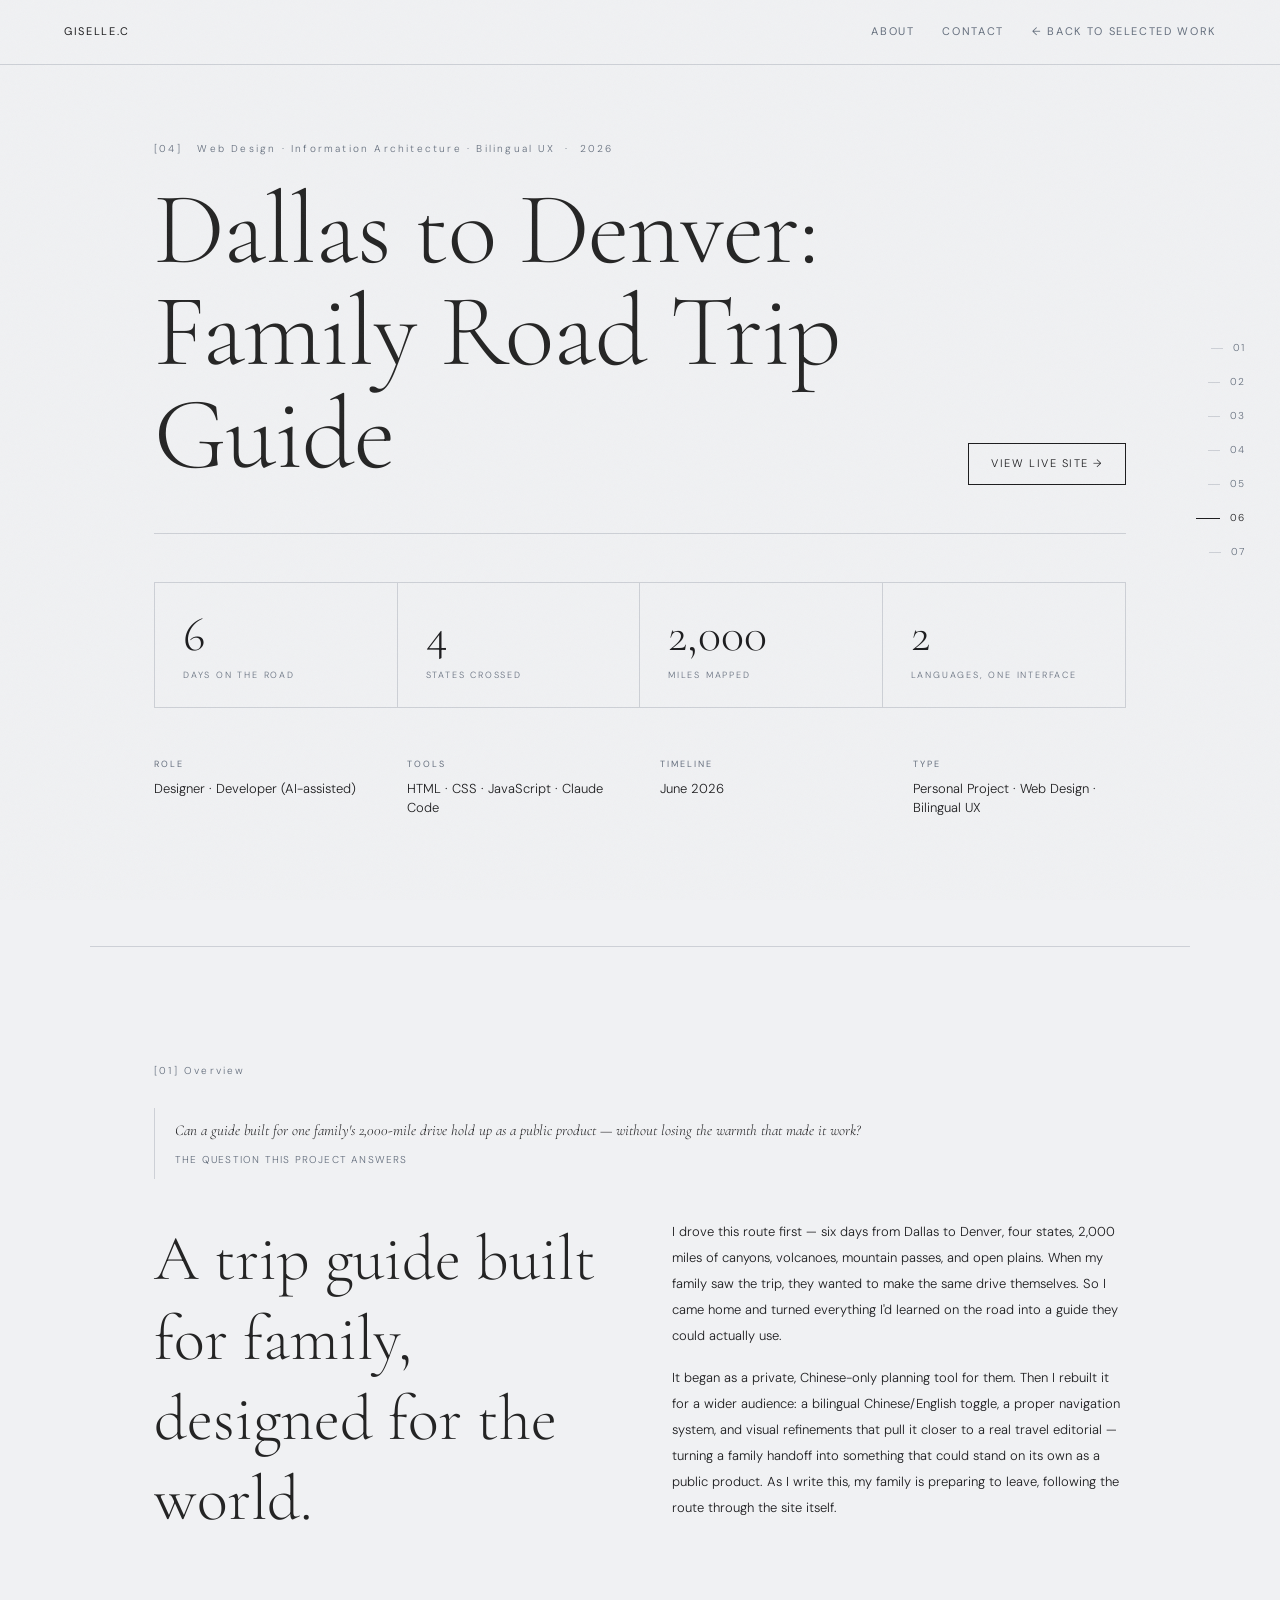
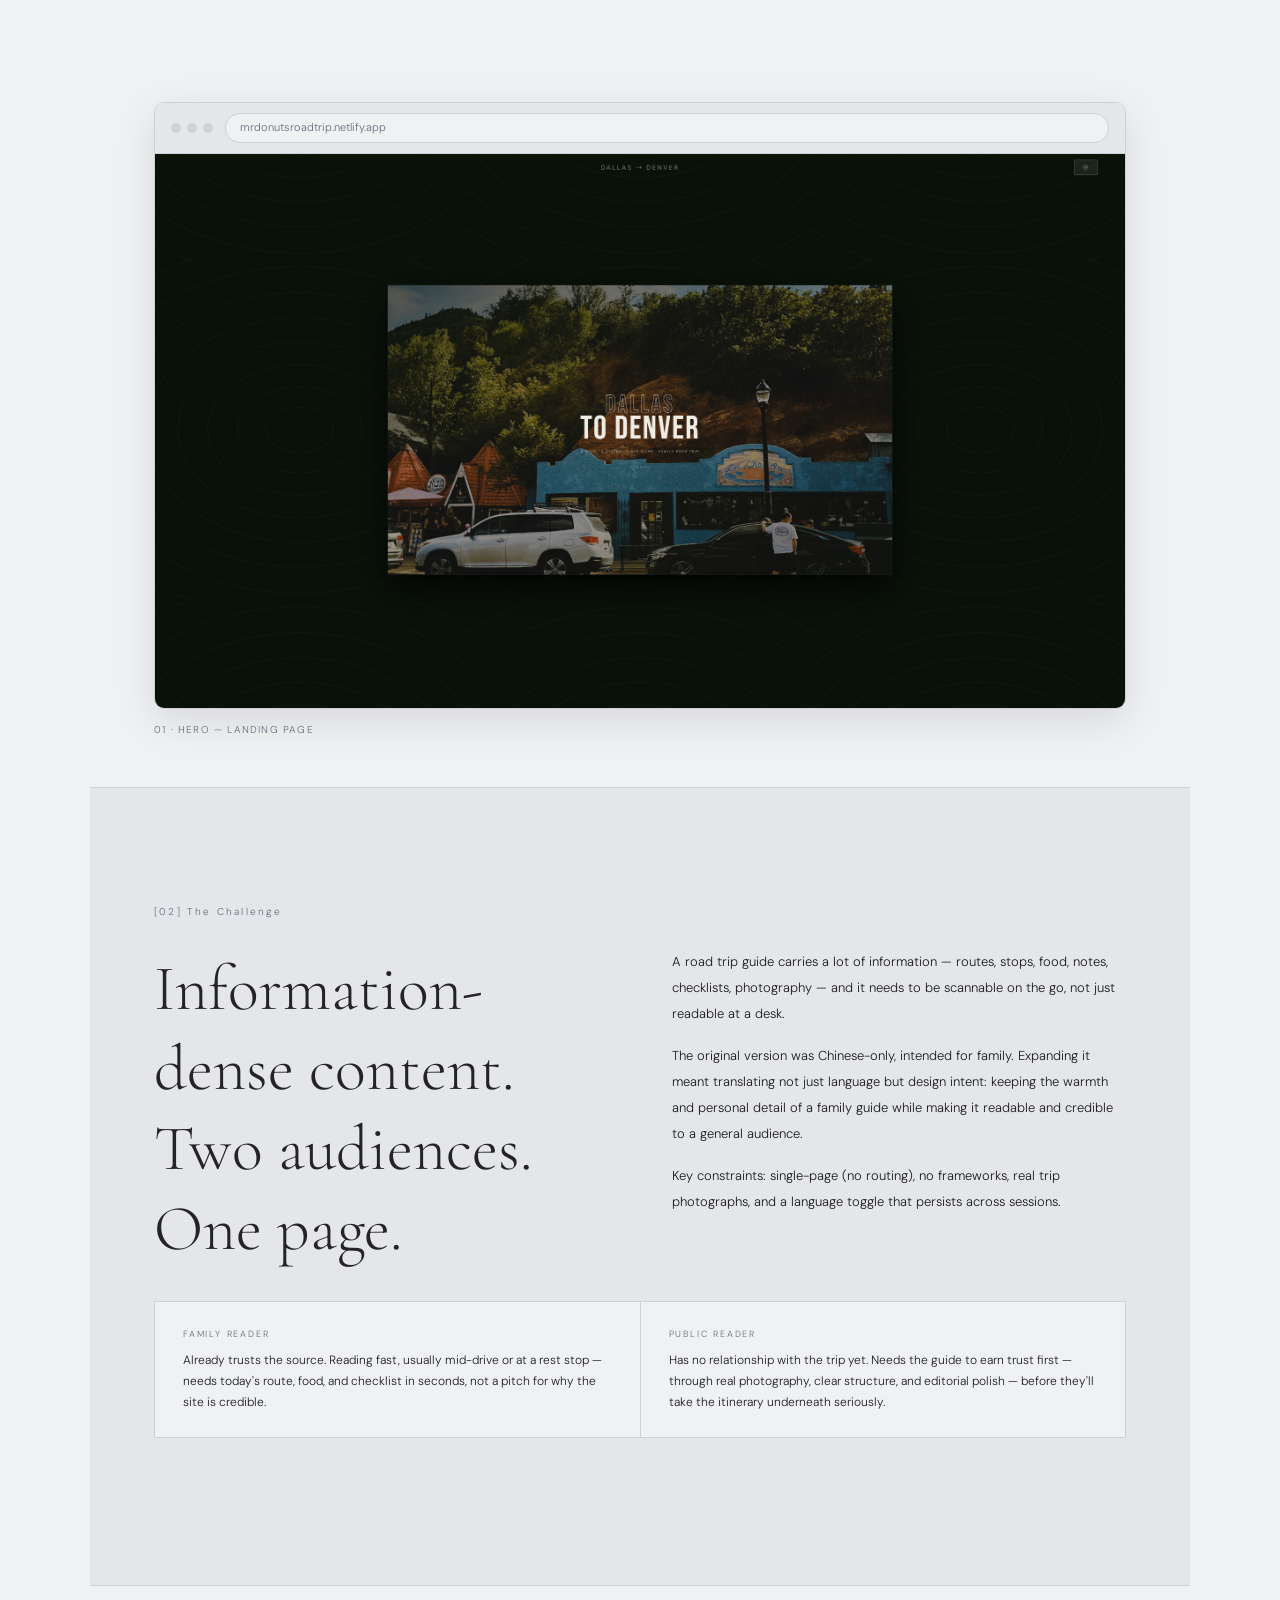
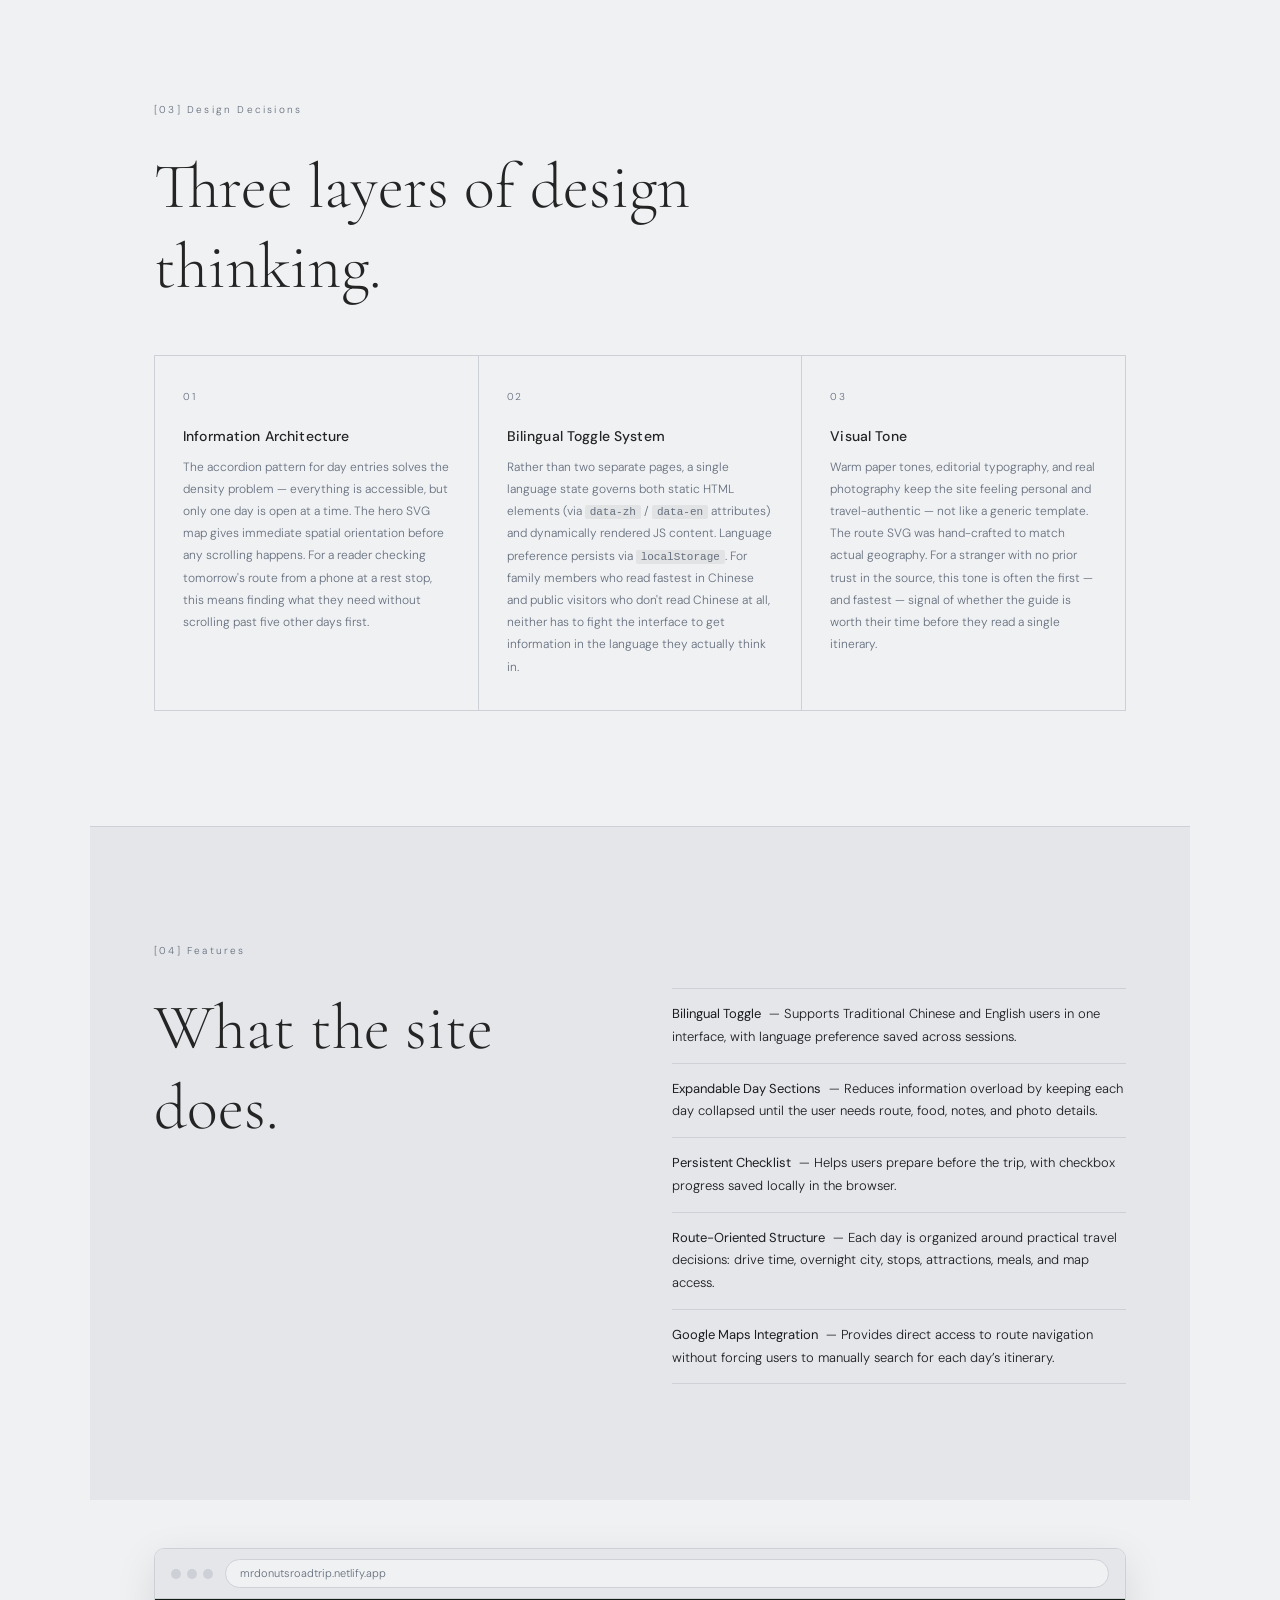
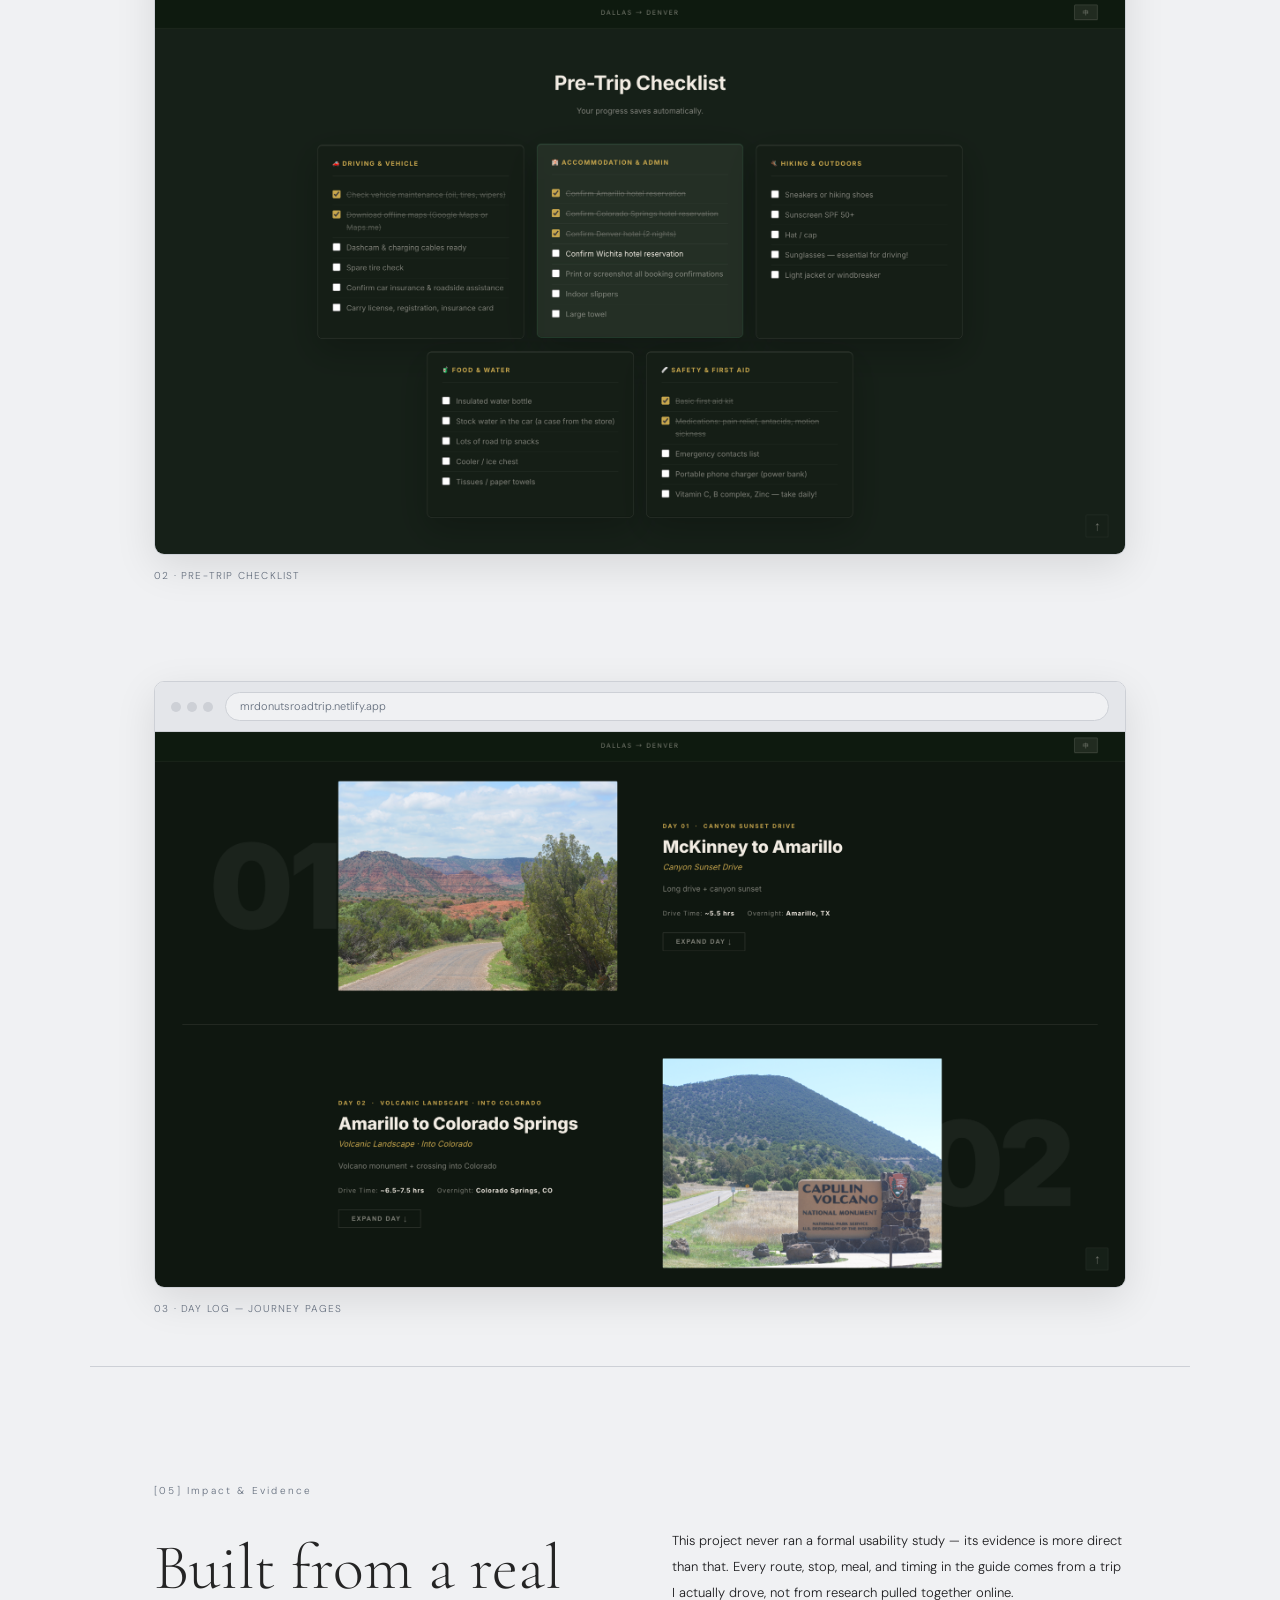
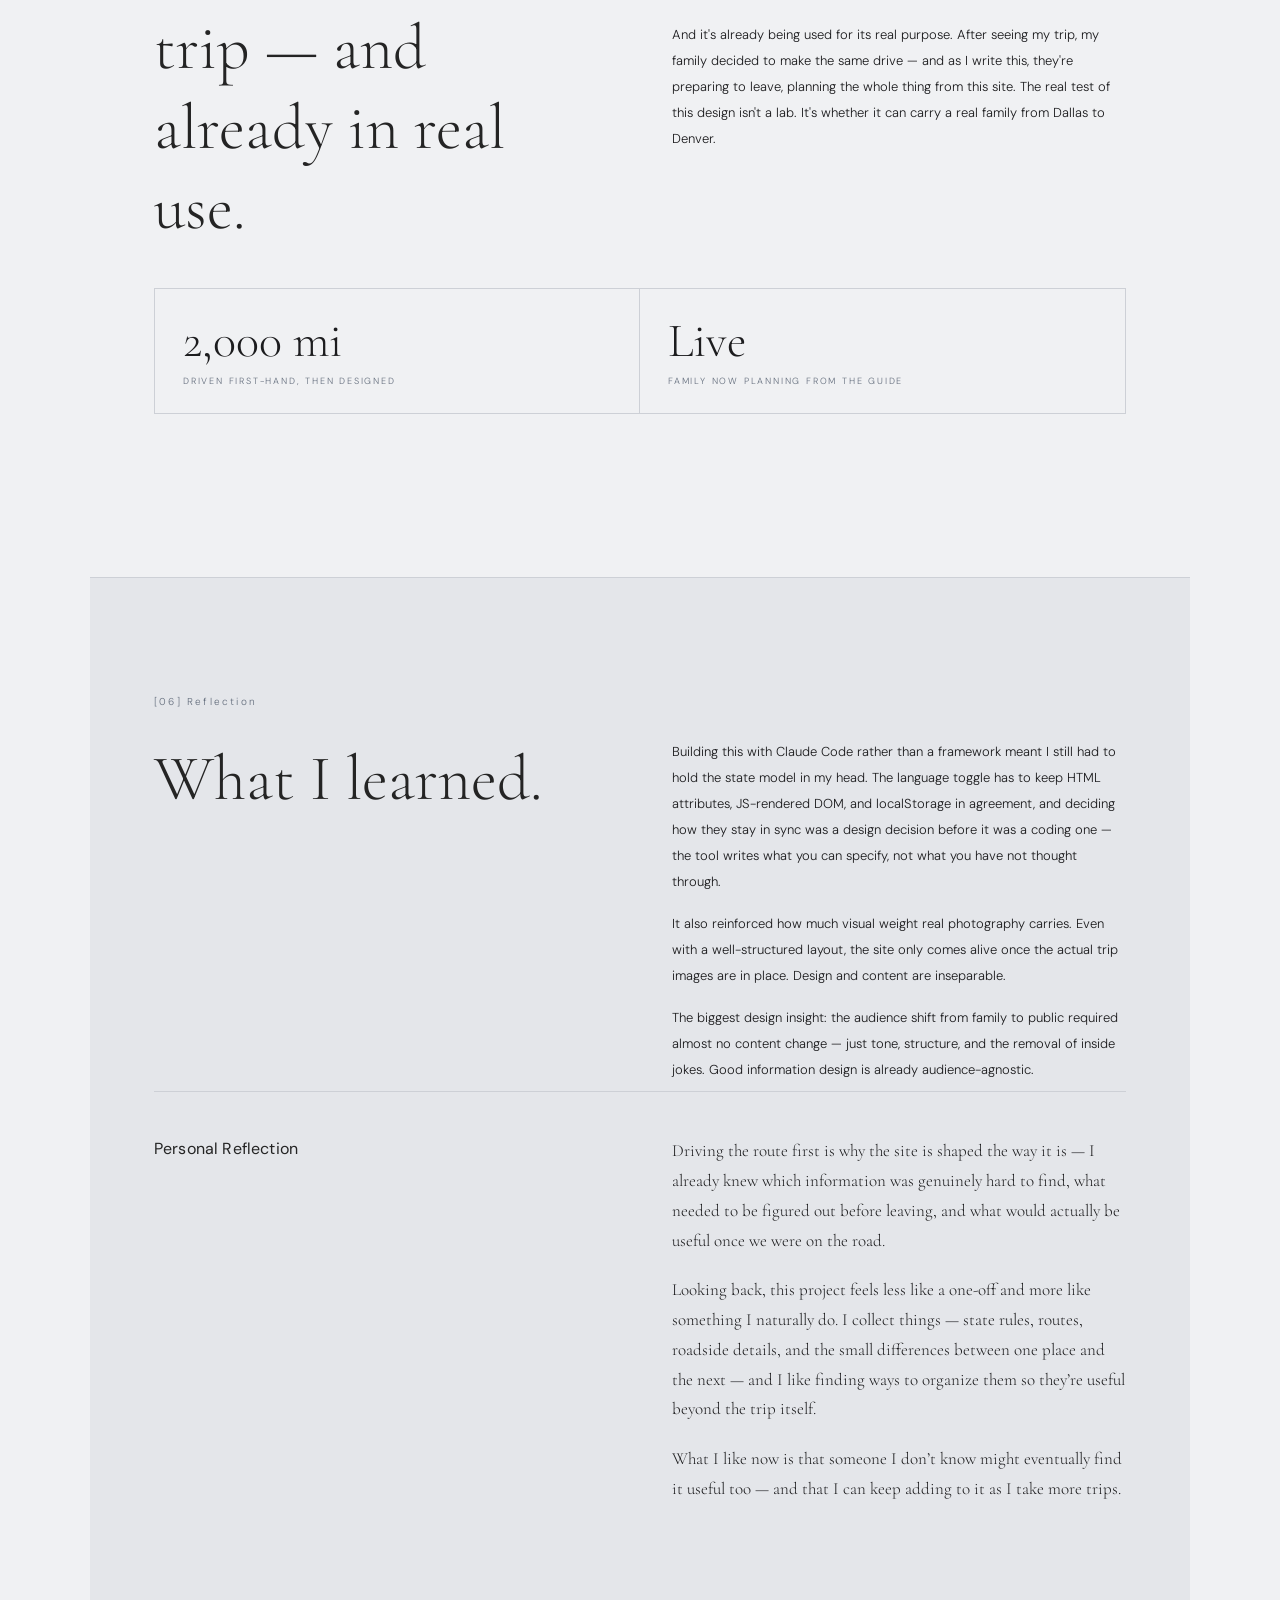
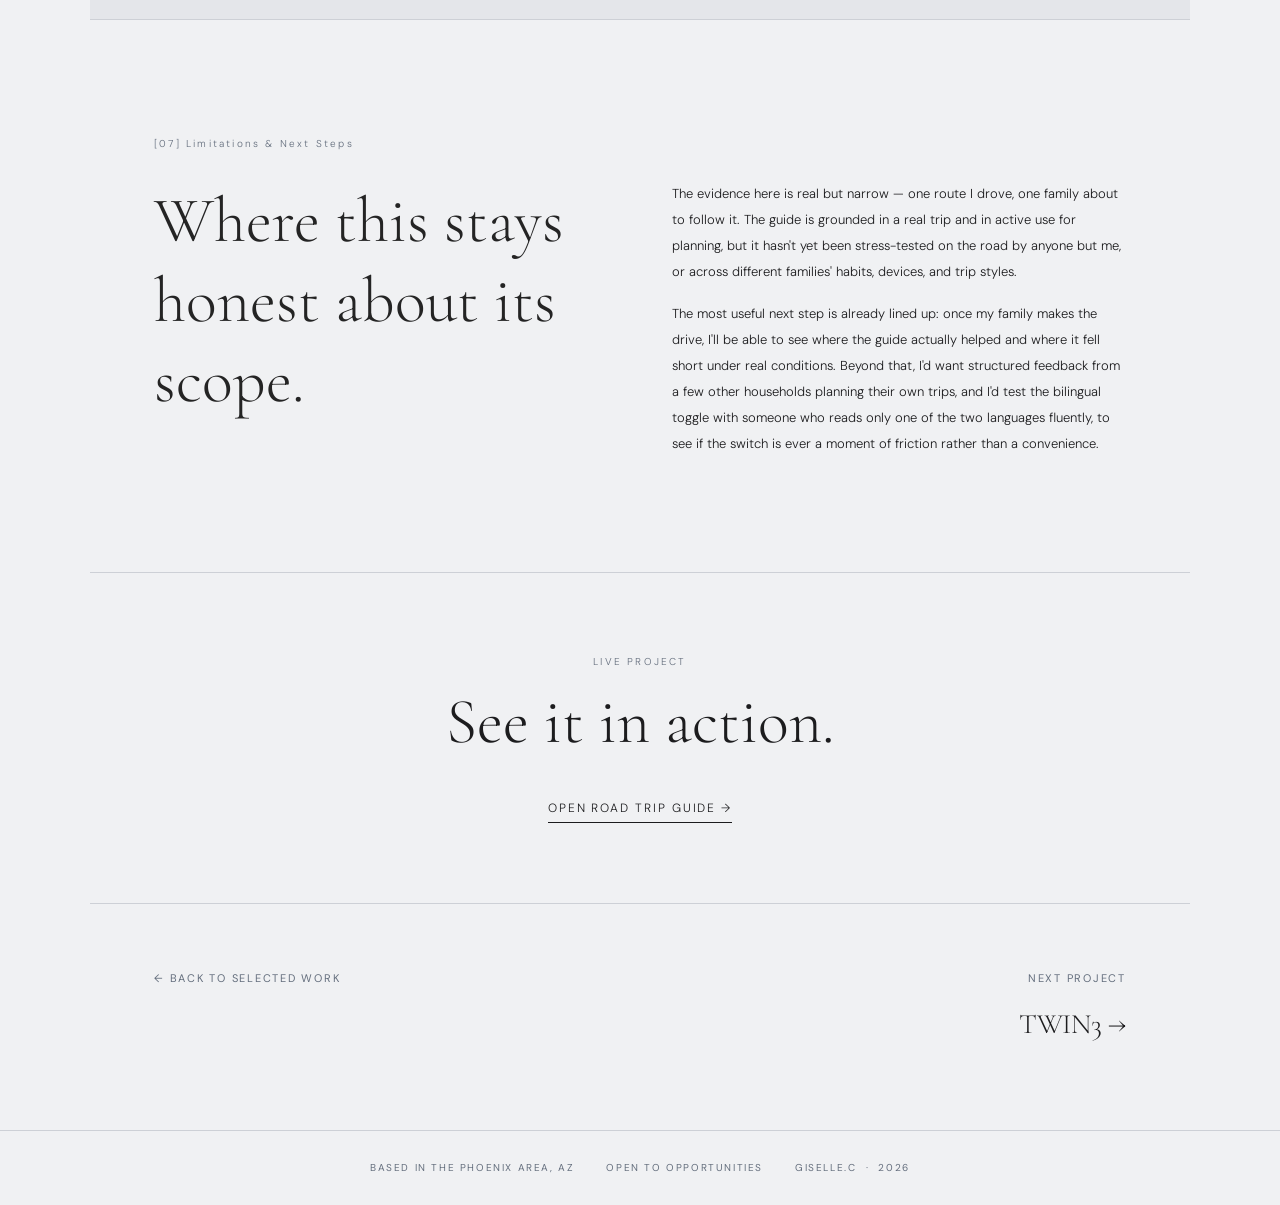
<file: project-roadtrip.html>
<!DOCTYPE html>
<html lang="en">
<head>
  <meta charset="UTF-8" />
  <meta name="viewport" content="width=device-width, initial-scale=1.0" />
  <title>Dallas to Denver: Family Road Trip Guide — Giselle.C</title>
  <meta name="description" content="A bilingual travel guide built and battle-tested on a real 2,000-mile family road trip — information architecture, language toggle, editorial design.">
  <meta property="og:title" content="Dallas to Denver: Family Road Trip Guide — Giselle Chen">
  <meta property="og:description" content="A bilingual travel guide built and battle-tested on a real 2,000-mile family road trip — information architecture, language toggle, editorial design.">
  <meta property="og:type" content="article">
  <meta property="og:url" content="https://giselleyccportfolio.netlify.app/project-roadtrip.html">
  <link rel="preconnect" href="https://fonts.googleapis.com" />
  <link rel="preconnect" href="https://fonts.gstatic.com" crossorigin />
  <link href="https://fonts.googleapis.com/css2?family=Cormorant+Garamond:wght@300;400;500&family=DM+Sans:wght@300;400&display=swap" rel="stylesheet" />
  <link rel="icon" type="image/svg+xml" href="favicon.svg">
  <link rel="stylesheet" href="style.css" />
  <link rel="stylesheet" href="project-base.css" />
</head>
<body>

  <div class="grain-overlay"></div>

  <!-- NAV -->
  <nav class="proj-nav">
    <a href="index.html" class="proj-nav-name">Giselle.C</a>
    <div class="proj-nav-links">
      <a href="index.html#about" class="proj-nav-back">About</a>
      <a href="index.html#contact" class="proj-nav-back">Contact</a>
      <a href="index.html#work" class="proj-nav-back">← Back to Selected Work</a>
    </div>
  </nav>

  <!-- Section chapter rail — desktop only, see project-base.css -->
  <nav class="proj-chapters" aria-label="Section navigation">
    <a href="#s01" class="proj-chapter-link"><span class="proj-chapter-label">Overview</span><span class="proj-chapter-dash"></span><span class="proj-chapter-num">01</span></a>
    <a href="#s02" class="proj-chapter-link"><span class="proj-chapter-label">The Challenge</span><span class="proj-chapter-dash"></span><span class="proj-chapter-num">02</span></a>
    <a href="#s03" class="proj-chapter-link"><span class="proj-chapter-label">Design Decisions</span><span class="proj-chapter-dash"></span><span class="proj-chapter-num">03</span></a>
    <a href="#s04" class="proj-chapter-link"><span class="proj-chapter-label">Features</span><span class="proj-chapter-dash"></span><span class="proj-chapter-num">04</span></a>
    <a href="#s05" class="proj-chapter-link"><span class="proj-chapter-label">Impact &amp; Evidence</span><span class="proj-chapter-dash"></span><span class="proj-chapter-num">05</span></a>
    <a href="#s06" class="proj-chapter-link"><span class="proj-chapter-label">Reflection</span><span class="proj-chapter-dash"></span><span class="proj-chapter-num">06</span></a>
    <a href="#s07" class="proj-chapter-link"><span class="proj-chapter-label">Limitations &amp; Next Steps</span><span class="proj-chapter-dash"></span><span class="proj-chapter-num">07</span></a>
  </nav>


  <!-- ── [00] HERO ─────────────────────────────────────────── -->
  <div class="proj-hero">

<span class="proj-index-tag">[04] &nbsp; Web Design · Information Architecture · Bilingual UX &nbsp;·&nbsp; 2026</span>

    <div class="proj-title-row">
      <h1 class="proj-title">Dallas to Denver:<br>Family Road Trip Guide</h1>
      <a href="https://mrdonutsroadtrip.netlify.app/" target="_blank" rel="noopener noreferrer" class="proj-link-pill proj-title-cta">
        View Live Site →
      </a>
    </div>

    <hr class="proj-rule">

    <div class="proj-stats">
      <div class="proj-stat-item">
        <span class="proj-stat-num">6</span>
        <span class="proj-stat-label">Days on the Road</span>
      </div>
      <div class="proj-stat-item">
        <span class="proj-stat-num">4</span>
        <span class="proj-stat-label">States Crossed</span>
      </div>
      <div class="proj-stat-item">
        <span class="proj-stat-num">2,000</span>
        <span class="proj-stat-label">Miles Mapped</span>
      </div>
      <div class="proj-stat-item">
        <span class="proj-stat-num">2</span>
        <span class="proj-stat-label">Languages, One Interface</span>
      </div>
    </div>

    <div class="proj-meta-grid">
      <div class="proj-meta-item">
        <span class="proj-meta-label">Role</span>
        <span class="proj-meta-value">Designer · Developer (AI-assisted)</span>
      </div>
      <div class="proj-meta-item">
        <span class="proj-meta-label">Tools</span>
        <span class="proj-meta-value">HTML · CSS · JavaScript · Claude Code</span>
      </div>
      <div class="proj-meta-item">
        <span class="proj-meta-label">Timeline</span>
        <span class="proj-meta-value">June 2026</span>
      </div>
      <div class="proj-meta-item">
        <span class="proj-meta-label">Type</span>
        <span class="proj-meta-value">Personal Project · Web Design · Bilingual UX</span>
      </div>
    </div>

  </div>


  <!-- ── [01] OVERVIEW ─────────────────────────────────────── -->
  <section id="s01" class="proj-section">
    <div class="proj-section-inner">

      <div class="proj-section-label">[01] Overview</div>

      <div style="border-left: 1px solid var(--color-line); padding: 10px 20px; margin: 0 0 40px;">
        <p style="font-family: var(--font-serif); font-size: 15px; font-style: italic; line-height: 1.65; margin: 0;">Can a guide built for one family's 2,000-mile drive hold up as a public product — without losing the warmth that made it work?</p>
        <p style="font-family: var(--font-sans); font-size: 10px; letter-spacing: 0.12em; color: var(--color-muted); margin: 8px 0 0;">THE QUESTION THIS PROJECT ANSWERS</p>
      </div>

      <div class="proj-body-grid">

        <div class="proj-body-left">
          <h2 class="proj-section-heading">A trip guide built for family, designed for the world.</h2>
        </div>

        <div class="proj-body-right">
          <p class="proj-paragraph">
            I drove this route first — six days from Dallas to Denver, four states, 2,000 miles of canyons, volcanoes, mountain passes, and open plains. When my family saw the trip, they wanted to make the same drive themselves. So I came home and turned everything I'd learned on the road into a guide they could actually use.
          </p>
          <p class="proj-paragraph">
            It began as a private, Chinese-only planning tool for them. Then I rebuilt it for a wider audience: a bilingual Chinese/English toggle, a proper navigation system, and visual refinements that pull it closer to a real travel editorial — turning a family handoff into something that could stand on its own as a public product. As I write this, my family is preparing to leave, following the route through the site itself.
          </p>
        </div>

      </div>

    </div>
  </section>


  <!-- Screenshot 01 — Hero / Landing -->
  <div class="proj-browser-wrap">
    <div class="proj-browser">
      <div class="proj-browser-bar">
        <div class="proj-browser-dots">
          <div class="proj-browser-dot"></div>
          <div class="proj-browser-dot"></div>
          <div class="proj-browser-dot"></div>
        </div>
        <span class="proj-browser-url">mrdonutsroadtrip.netlify.app</span>
      </div>
      <img src="assets/roadtrip/roadtrip1.png" alt="Dallas to Denver road trip guide — hero landing page"
           style="width:100%;display:block;">
    </div>
    <p class="proj-photo-caption">01 · Hero — Landing Page</p>
  </div>

  <!-- ── [02] THE CHALLENGE ────────────────────────────────── -->
  <section id="s02" class="proj-section proj-section--alt">
    <div class="proj-section-inner">

      <div class="proj-section-label">[02] The Challenge</div>

      <div class="proj-body-grid">

        <div class="proj-body-left">
          <h2 class="proj-section-heading">Information-dense content. Two audiences. One page.</h2>
        </div>

        <div class="proj-body-right">
          <p class="proj-paragraph">
            A road trip guide carries a lot of information — routes, stops, food, notes, checklists, photography — and it needs to be scannable on the go, not just readable at a desk.
          </p>
          <p class="proj-paragraph">
            The original version was Chinese-only, intended for family. Expanding it meant translating not just language but design intent: keeping the warmth and personal detail of a family guide while making it readable and credible to a general audience.
          </p>
          <p class="proj-paragraph">
            Key constraints: single-page (no routing), no frameworks, real trip photographs, and a language toggle that persists across sessions.
          </p>
        </div>

      </div>

      <div class="proj-two-col">
        <div class="proj-two-col-cell">
          <span class="proj-two-col-label">Family Reader</span>
          <p class="proj-two-col-text">Already trusts the source. Reading fast, usually mid-drive or at a rest stop — needs today's route, food, and checklist in seconds, not a pitch for why the site is credible.</p>
        </div>
        <div class="proj-two-col-cell">
          <span class="proj-two-col-label">Public Reader</span>
          <p class="proj-two-col-text">Has no relationship with the trip yet. Needs the guide to earn trust first — through real photography, clear structure, and editorial polish — before they'll take the itinerary underneath seriously.</p>
        </div>
      </div>

    </div>
  </section>


  <!-- ── [03] DESIGN DECISIONS ─────────────────────────────── -->
  <section id="s03" class="proj-section">
    <div class="proj-section-inner">

      <div class="proj-section-label">[03] Design Decisions</div>

      <h2 class="proj-section-heading" style="max-width: 560px; margin-bottom: 3rem;">Three layers of design thinking.</h2>

      <!-- Decision cards -->
      <div class="proj-cards-grid">

        <div class="proj-card">
          <span class="proj-card-num">01</span>
          <h3 class="proj-card-title">Information Architecture</h3>
          <p class="proj-card-body">
            The accordion pattern for day entries solves the density problem — everything is accessible, but only one day is open at a time. The hero SVG map gives immediate spatial orientation before any scrolling happens. For a reader checking tomorrow's route from a phone at a rest stop, this means finding what they need without scrolling past five other days first.
          </p>
        </div>

        <div class="proj-card">
          <span class="proj-card-num">02</span>
          <h3 class="proj-card-title">Bilingual Toggle System</h3>
          <p class="proj-card-body">
            Rather than two separate pages, a single language state governs both static HTML elements (via <code>data-zh</code> / <code>data-en</code> attributes) and dynamically rendered JS content. Language preference persists via <code>localStorage</code>. For family members who read fastest in Chinese and public visitors who don't read Chinese at all, neither has to fight the interface to get information in the language they actually think in.
          </p>
        </div>

        <div class="proj-card">
          <span class="proj-card-num">03</span>
          <h3 class="proj-card-title">Visual Tone</h3>
          <p class="proj-card-body">
            Warm paper tones, editorial typography, and real photography keep the site feeling personal and travel-authentic — not like a generic template. The route SVG was hand-crafted to match actual geography. For a stranger with no prior trust in the source, this tone is often the first — and fastest — signal of whether the guide is worth their time before they read a single itinerary.
          </p>
        </div>

      </div>

    </div>
  </section>


  <!-- ── [04] FEATURES ─────────────────────────────────────── -->
  <section id="s04" class="proj-section proj-section--alt">
    <div class="proj-section-inner">

      <div class="proj-section-label">[04] Features</div>

      <div class="proj-body-grid">

        <div class="proj-body-left">
          <h2 class="proj-section-heading">What the site does.</h2>
        </div>

        <div class="proj-body-right">
        <ul class="proj-feature-list">
           <li><span class="proj-feature-label">Bilingual Toggle</span> — Supports Traditional Chinese and English users in one interface, with language preference saved across sessions.</li>
           <li><span class="proj-feature-label">Expandable Day Sections</span> — Reduces information overload by keeping each day collapsed until the user needs route, food, notes, and photo details.</li>
           <li><span class="proj-feature-label">Persistent Checklist</span> — Helps users prepare before the trip, with checkbox progress saved locally in the browser.</li>
           <li><span class="proj-feature-label">Route-Oriented Structure</span> — Each day is organized around practical travel decisions: drive time, overnight city, stops, attractions, meals, and map access.</li>
           <li><span class="proj-feature-label">Google Maps Integration</span> — Provides direct access to route navigation without forcing users to manually search for each day’s itinerary.</li>
</ul>
        </div>

      </div>

    </div>
  </section>


  <!-- Screenshot 02 — Pre-Trip Checklist -->
  <div class="proj-browser-wrap">
    <div class="proj-browser">
      <div class="proj-browser-bar">
        <div class="proj-browser-dots">
          <div class="proj-browser-dot"></div>
          <div class="proj-browser-dot"></div>
          <div class="proj-browser-dot"></div>
        </div>
        <span class="proj-browser-url">mrdonutsroadtrip.netlify.app</span>
      </div>
      <img loading="lazy" src="assets/roadtrip/roadtrip2.png" alt="Dallas to Denver — Pre-Trip Checklist page"
           style="width:100%;display:block;">
    </div>
    <p class="proj-photo-caption">02 · Pre-Trip Checklist</p>
  </div>

  <!-- Screenshot 03 — Day Log / Journey Pages -->
  <div class="proj-browser-wrap">
    <div class="proj-browser">
      <div class="proj-browser-bar">
        <div class="proj-browser-dots">
          <div class="proj-browser-dot"></div>
          <div class="proj-browser-dot"></div>
          <div class="proj-browser-dot"></div>
        </div>
        <span class="proj-browser-url">mrdonutsroadtrip.netlify.app</span>
      </div>
      <img loading="lazy" src="assets/roadtrip/roadtrip3.png" alt="Dallas to Denver — day log pages, McKinney to Amarillo and Amarillo to Colorado Springs"
           style="width:100%;display:block;">
    </div>
    <p class="proj-photo-caption">03 · Day Log — Journey Pages</p>
  </div>

  <!-- ── [05] IMPACT & EVIDENCE ───────────────────────────────── -->
  <section id="s05" class="proj-section">
    <div class="proj-section-inner">

      <div class="proj-section-label">[05] Impact &amp; Evidence</div>

      <div class="proj-body-grid">

        <div class="proj-body-left">
          <h2 class="proj-section-heading">Built from a real trip — and already in real use.</h2>
        </div>

        <div class="proj-body-right">
          <p class="proj-paragraph">
            This project never ran a formal usability study — its evidence is more direct than that. Every route, stop, meal, and timing in the guide comes from a trip I actually drove, not from research pulled together online.
          </p>
          <p class="proj-paragraph">
            And it's already being used for its real purpose. After seeing my trip, my family decided to make the same drive — and as I write this, they're preparing to leave, planning the whole thing from this site. The real test of this design isn't a lab. It's whether it can carry a real family from Dallas to Denver.
          </p>
        </div>

      </div>

      <div class="proj-stats" style="margin-top: 40px;">
        <div class="proj-stat-item">
          <span class="proj-stat-num">2,000 mi</span>
          <span class="proj-stat-label">Driven First-Hand, Then Designed</span>
        </div>
        <div class="proj-stat-item">
          <span class="proj-stat-num">Live</span>
          <span class="proj-stat-label">Family Now Planning From the Guide</span>
        </div>
      </div>

    </div>
  </section>


  <!-- ── [06] REFLECTION ───────────────────────────────────── -->
  <section id="s06" class="proj-section proj-section--alt">
    <div class="proj-section-inner">

      <div class="proj-section-label">[06] Reflection</div>

      <div class="proj-body-grid">

        <div class="proj-body-left">
          <h2 class="proj-section-heading">What I learned.</h2>
        </div>

        <div class="proj-body-right">
          <p class="proj-paragraph">
            Building this with Claude Code rather than a framework meant I still had to hold the state model in my head. The language toggle has to keep HTML attributes, JS-rendered DOM, and localStorage in agreement, and deciding how they stay in sync was a design decision before it was a coding one — the tool writes what you can specify, not what you have not thought through.
          </p>
          <p class="proj-paragraph">
            It also reinforced how much visual weight real photography carries. Even with a well-structured layout, the site only comes alive once the actual trip images are in place. Design and content are inseparable.
          </p>
          <p class="proj-paragraph">
            The biggest design insight: the audience shift from family to public required almost no content change — just tone, structure, and the removal of inside jokes. Good information design is already audience-agnostic.
          </p>
        </div>

      </div>

      <div class="proj-body-grid proj-personal">

        <div class="proj-body-left">
          <span class="proj-sub">Personal Reflection</span>
        </div>

        <div class="proj-body-right">
          <div class="proj-personal-body">
            <p>Driving the route first is why the site is shaped the way it is &mdash; I already knew which information was genuinely hard to find, what needed to be figured out before leaving, and what would actually be useful once we were on the road.</p>
            <p>Looking back, this project feels less like a one-off and more like something I naturally do. I collect things &mdash; state rules, routes, roadside details, and the small differences between one place and the next &mdash; and I like finding ways to organize them so they&rsquo;re useful beyond the trip itself.</p>
            <p>What I like now is that someone I don&rsquo;t know might eventually find it useful too &mdash; and that I can keep adding to it as I take more trips.</p>
          </div>
        </div>

      </div>

    </div>
  </section>


  <!-- ── [07] LIMITATIONS & NEXT STEPS ────────────────────────── -->
  <section id="s07" class="proj-section">
    <div class="proj-section-inner">

      <div class="proj-section-label">[07] Limitations &amp; Next Steps</div>

      <div class="proj-body-grid">

        <div class="proj-body-left">
          <h2 class="proj-section-heading">Where this stays honest about its scope.</h2>
        </div>

        <div class="proj-body-right">
          <p class="proj-paragraph">
            The evidence here is real but narrow — one route I drove, one family about to follow it. The guide is grounded in a real trip and in active use for planning, but it hasn't yet been stress-tested on the road by anyone but me, or across different families' habits, devices, and trip styles.
          </p>
          <p class="proj-paragraph">
            The most useful next step is already lined up: once my family makes the drive, I'll be able to see where the guide actually helped and where it fell short under real conditions. Beyond that, I'd want structured feedback from a few other households planning their own trips, and I'd test the bilingual toggle with someone who reads only one of the two languages fluently, to see if the switch is ever a moment of friction rather than a convenience.
          </p>
        </div>

      </div>

    </div>
  </section>


  <!-- ── CTA ───────────────────────────────────────────────── -->
  <section class="proj-cta">
    <p class="proj-cta-label">Live Project</p>
    <h2 class="proj-cta-heading">See it in action.</h2>
    <a href="https://mrdonutsroadtrip.netlify.app/" target="_blank" rel="noopener noreferrer" class="proj-cta-link">
      Open Road Trip Guide →
    </a>
  </section>


  <!-- ── NAV FOOTER ────────────────────────────────────────── -->
  <div class="proj-nav-footer">
    <div>
      <a href="index.html#work">← Back to Selected Work</a>
    </div>
    <div style="text-align:right;">
      <a href="project-twin3.html">Next Project
        <span class="proj-nav-footer-next">twin3 →</span>
      </a>
    </div>
  </div>

  <footer class="site-footer">
    <span>Based in the Phoenix Area, AZ</span>
    <span>Open to opportunities</span>
    <span>Giselle.C &nbsp;·&nbsp; 2026</span>
  </footer>

  <script src="script.js"></script>
</body>
</html>
</file>
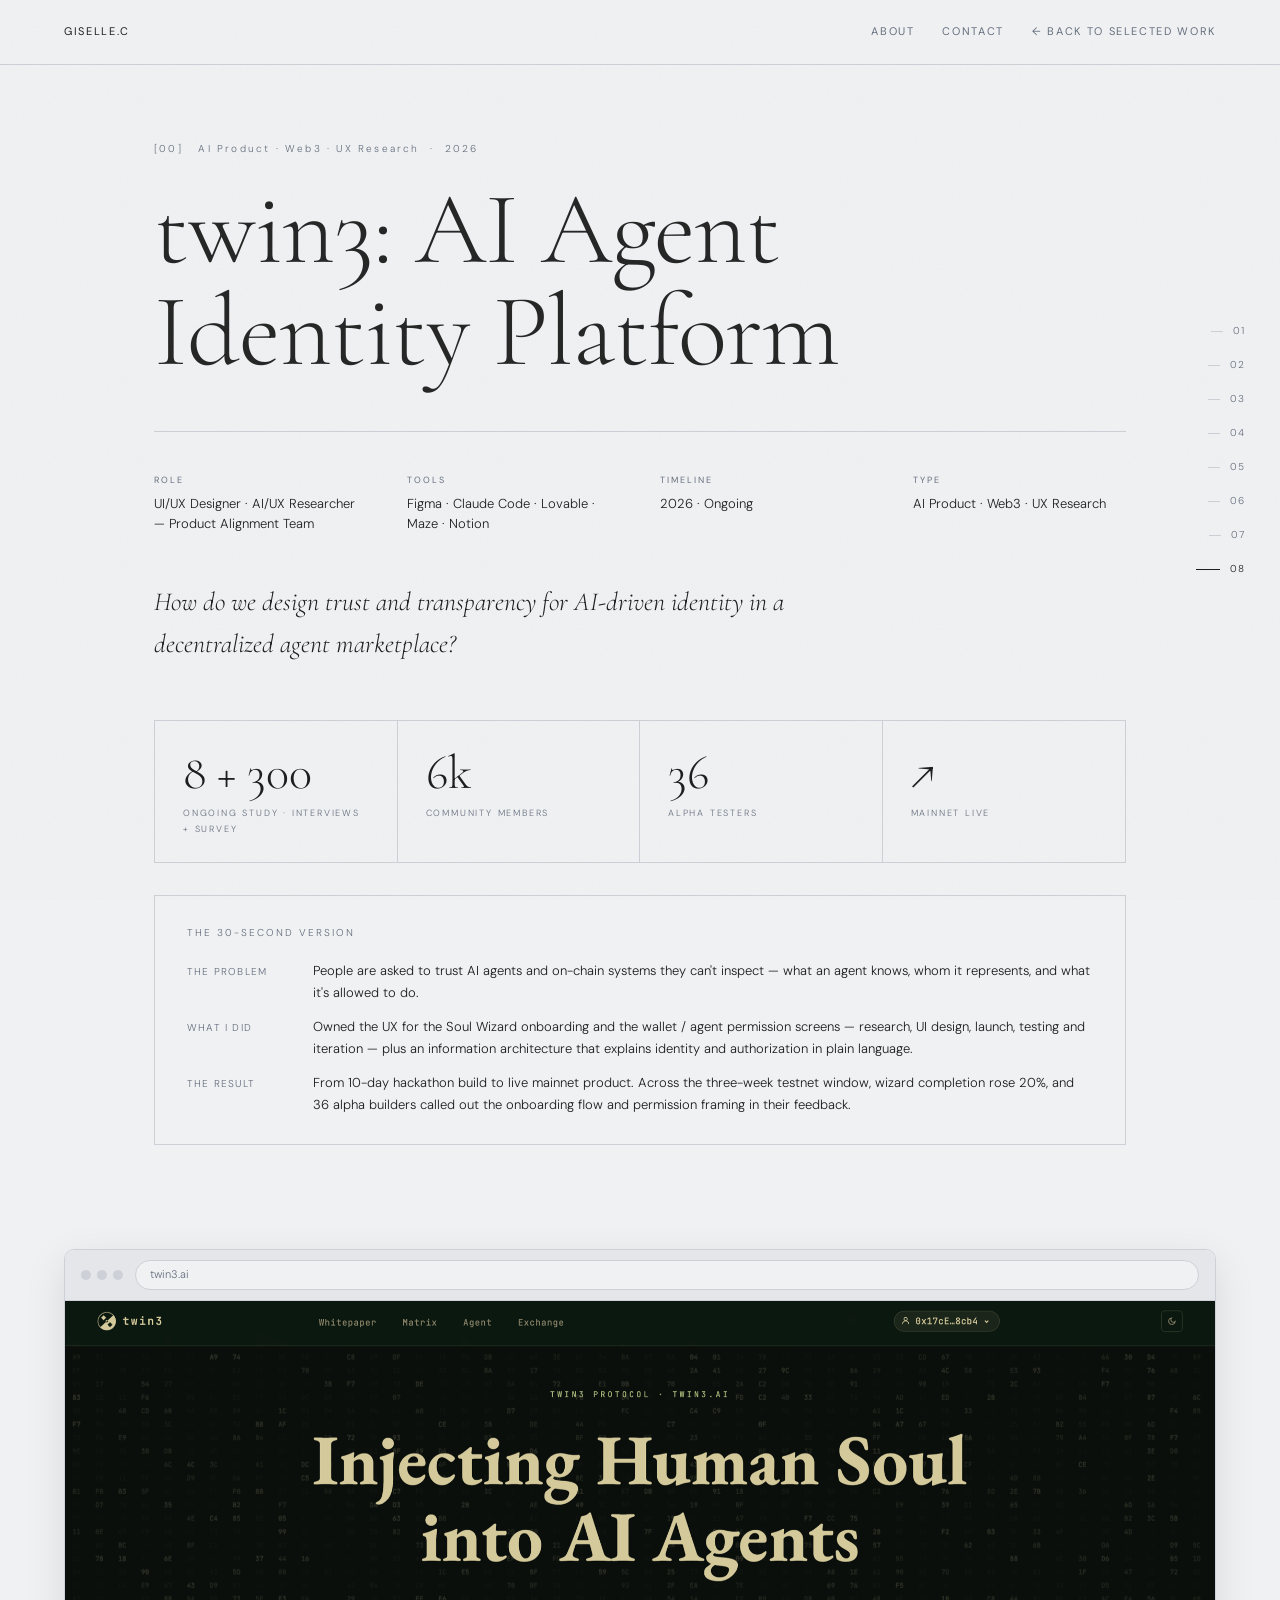
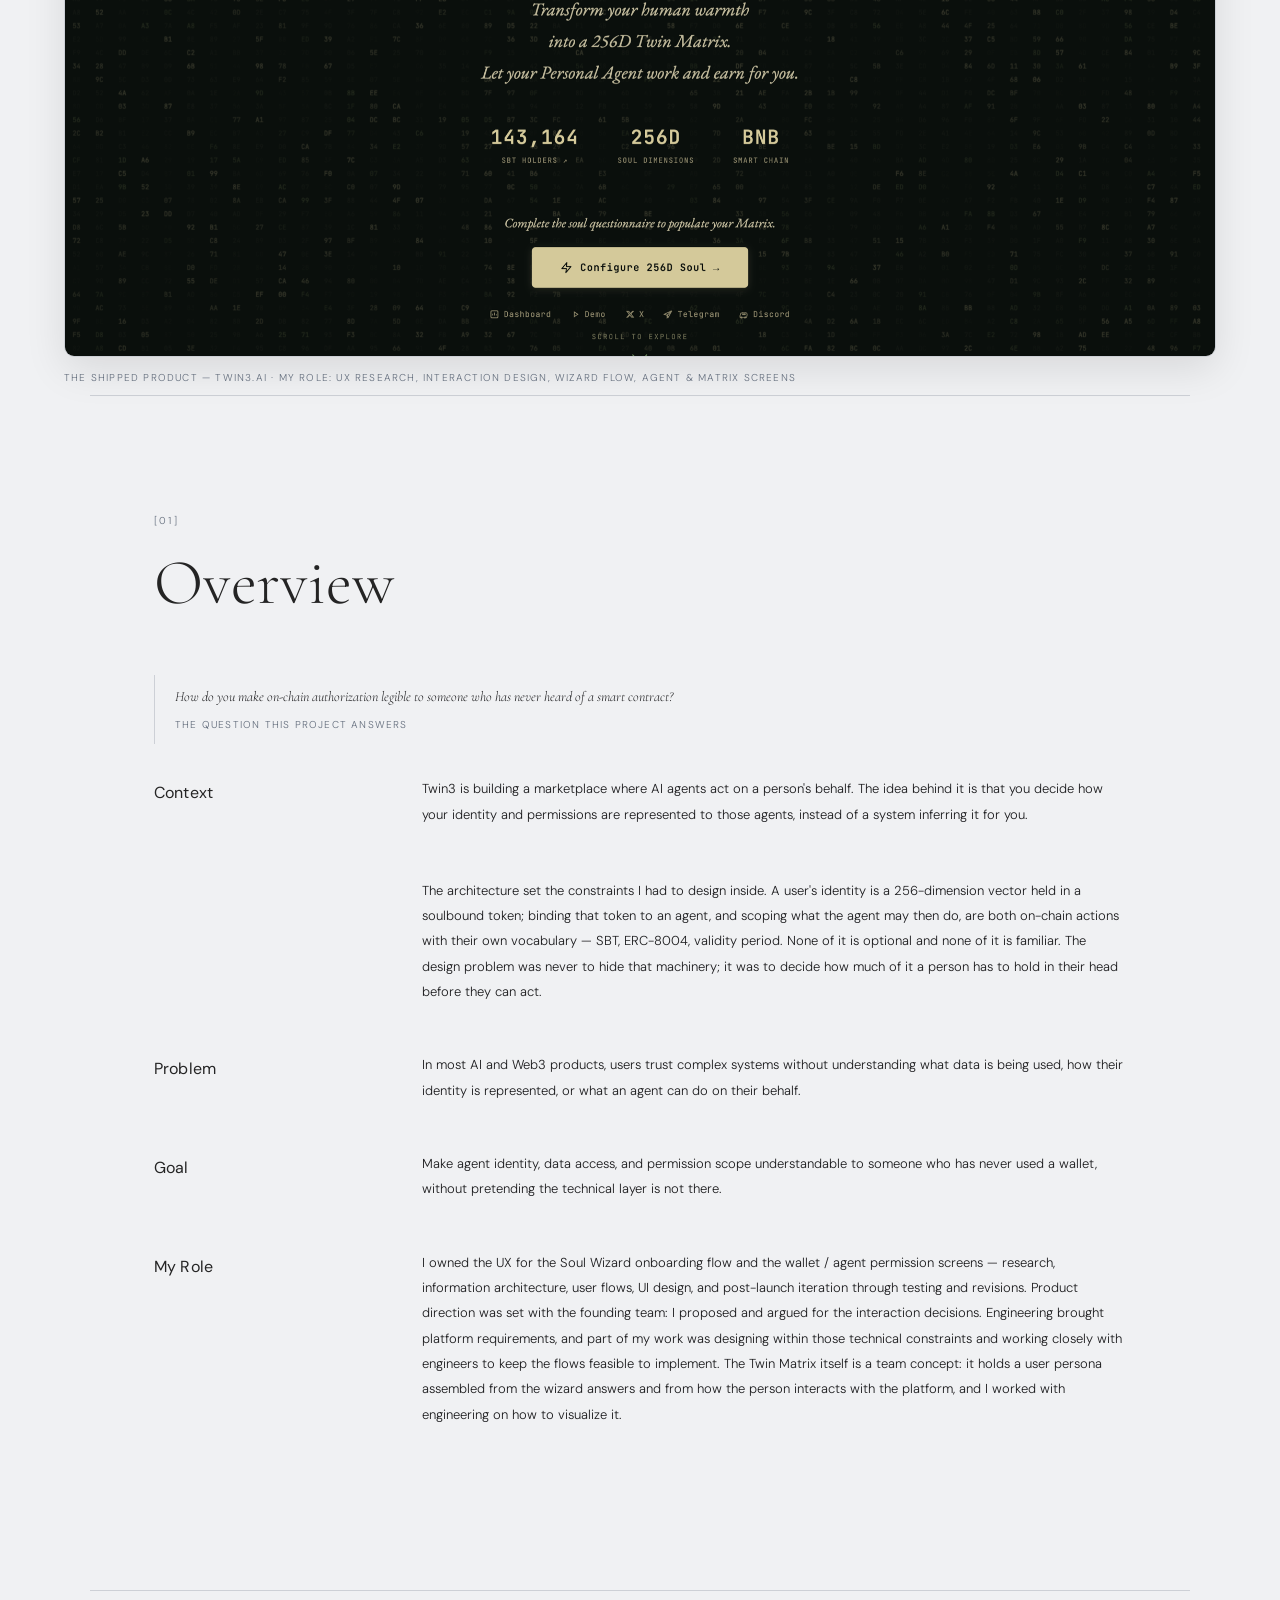
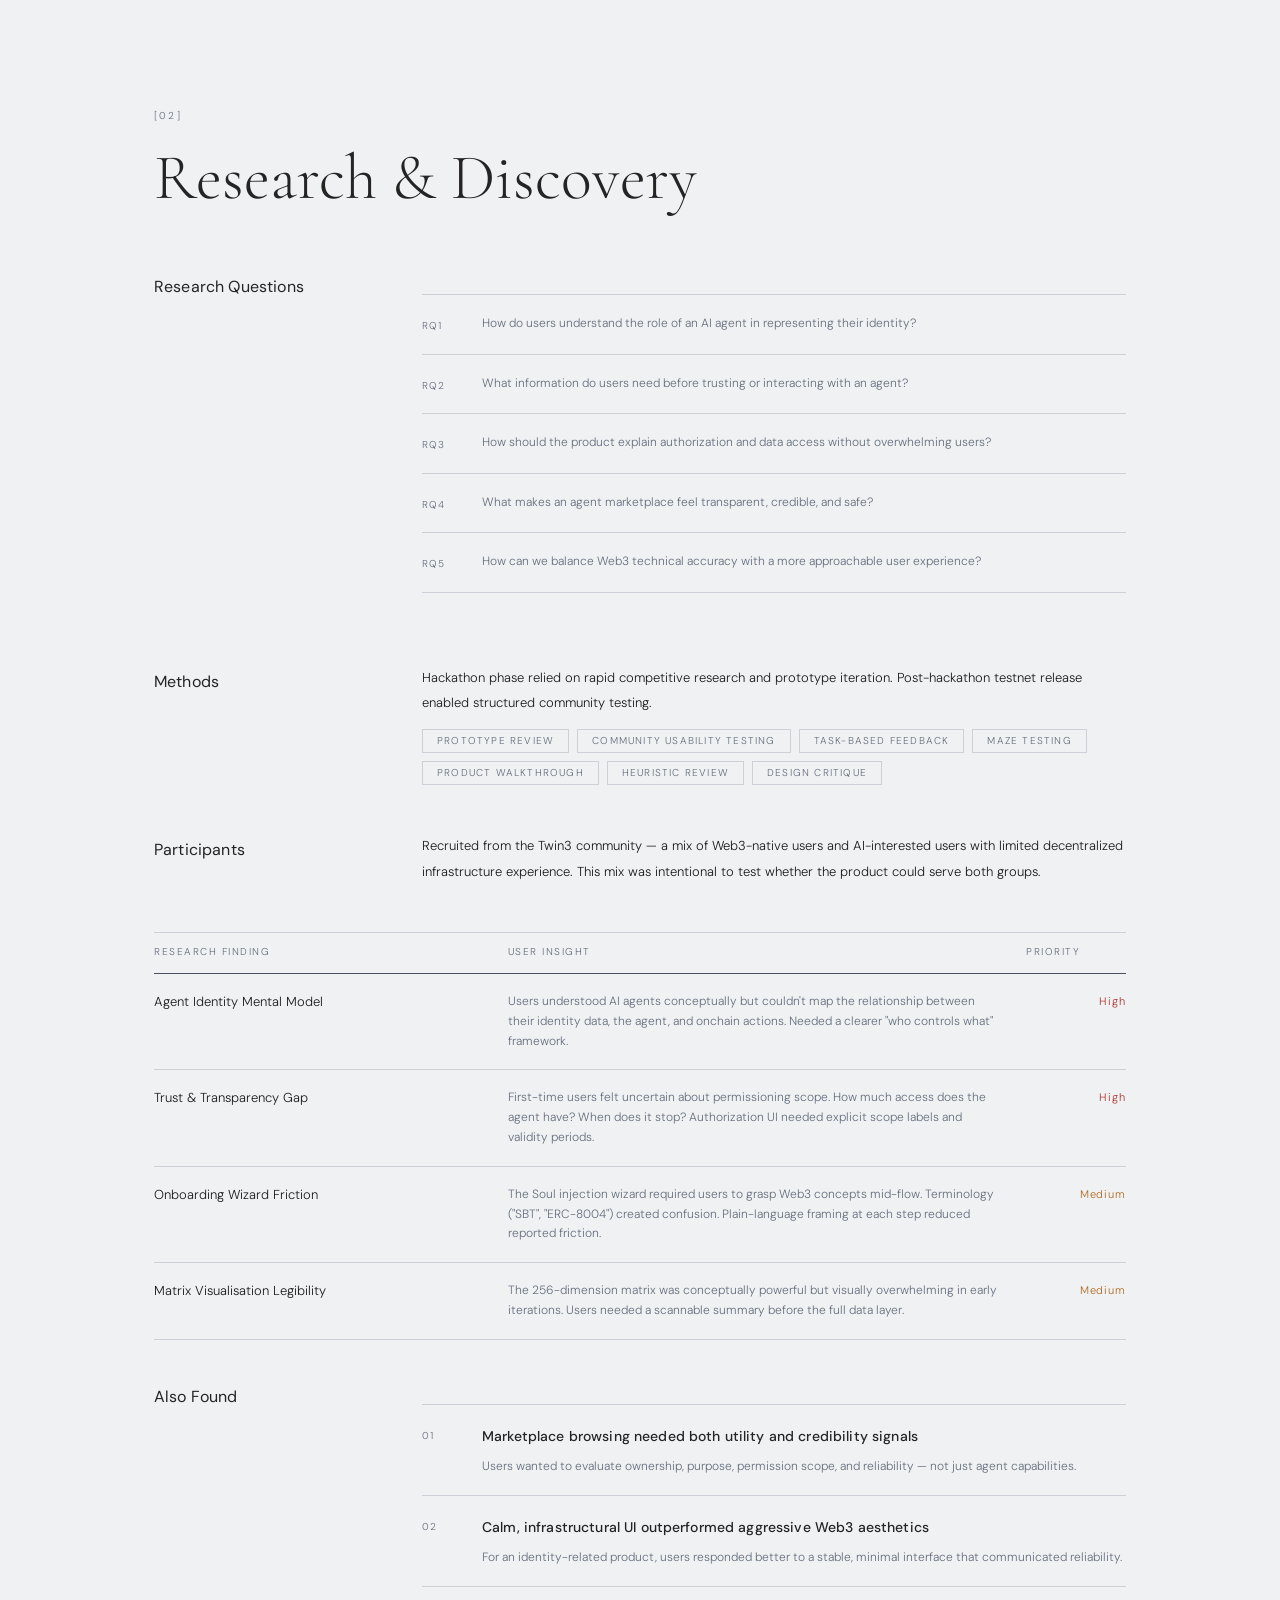
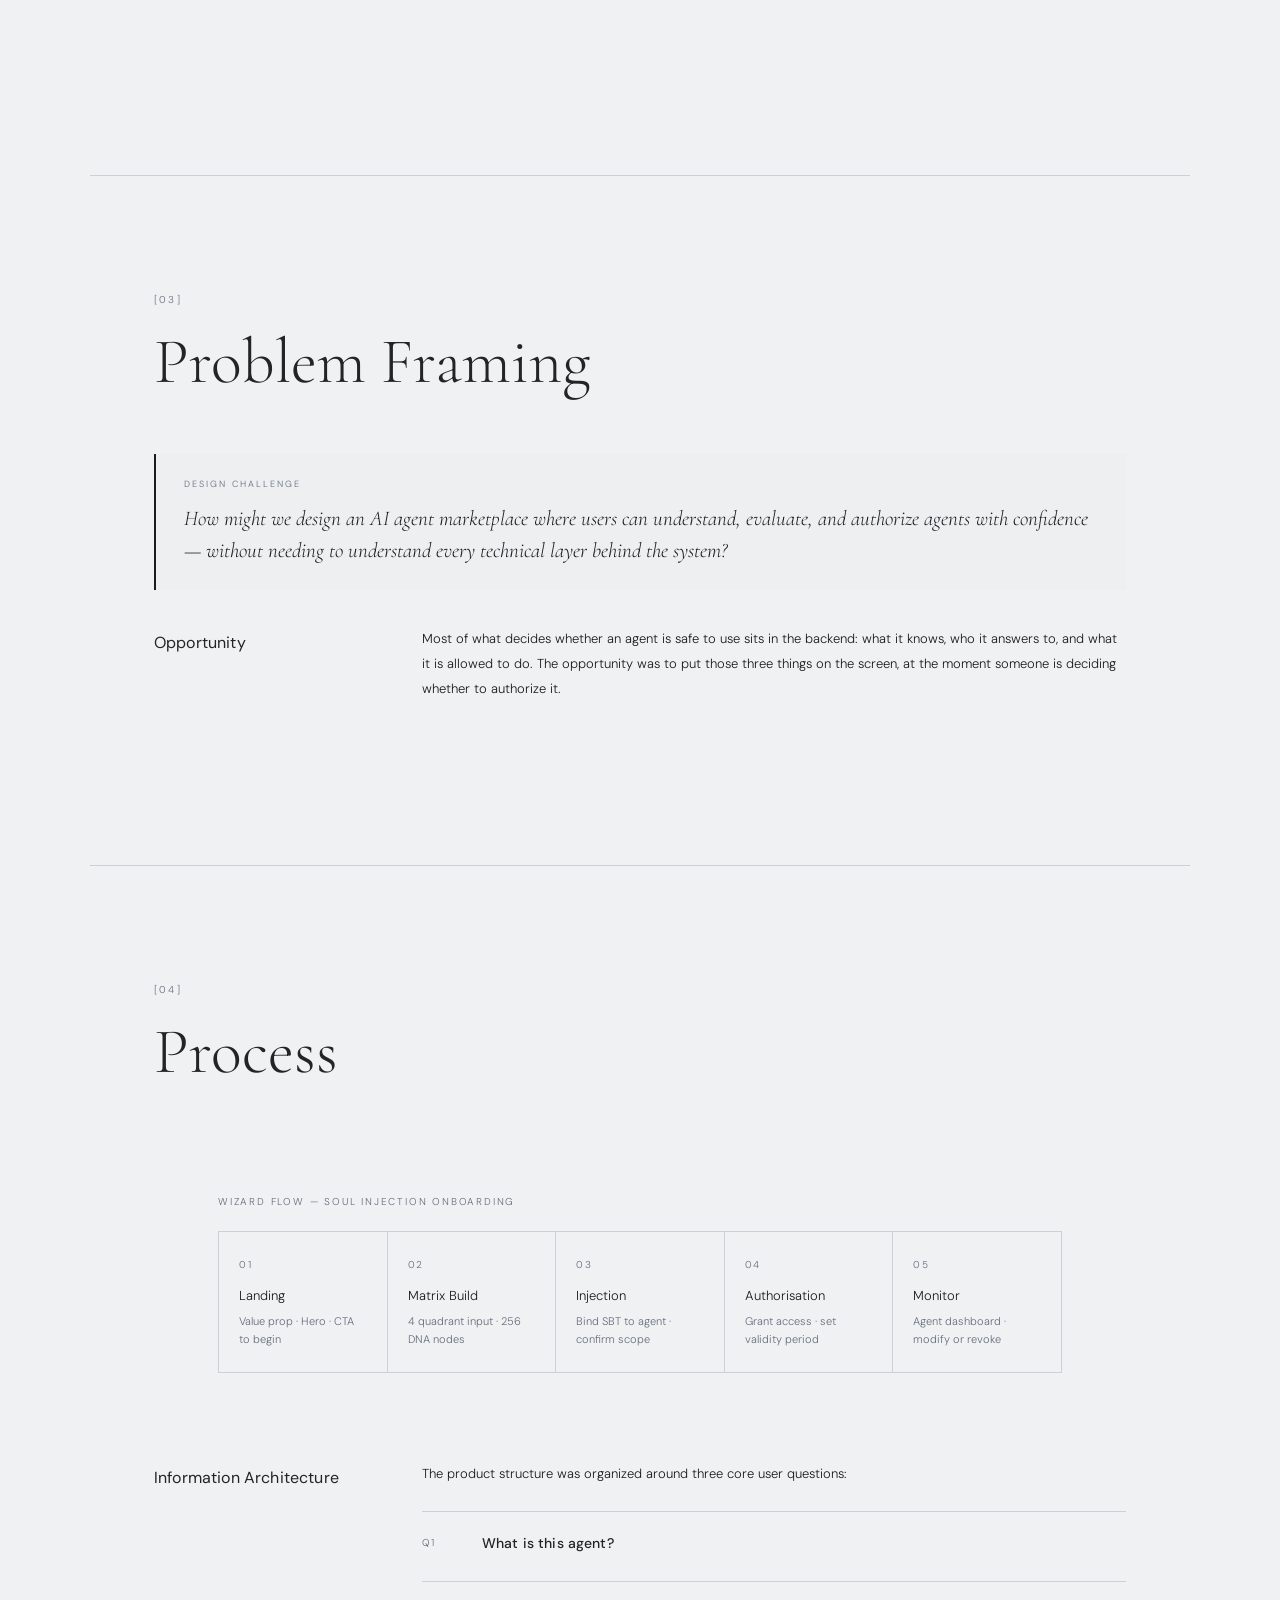
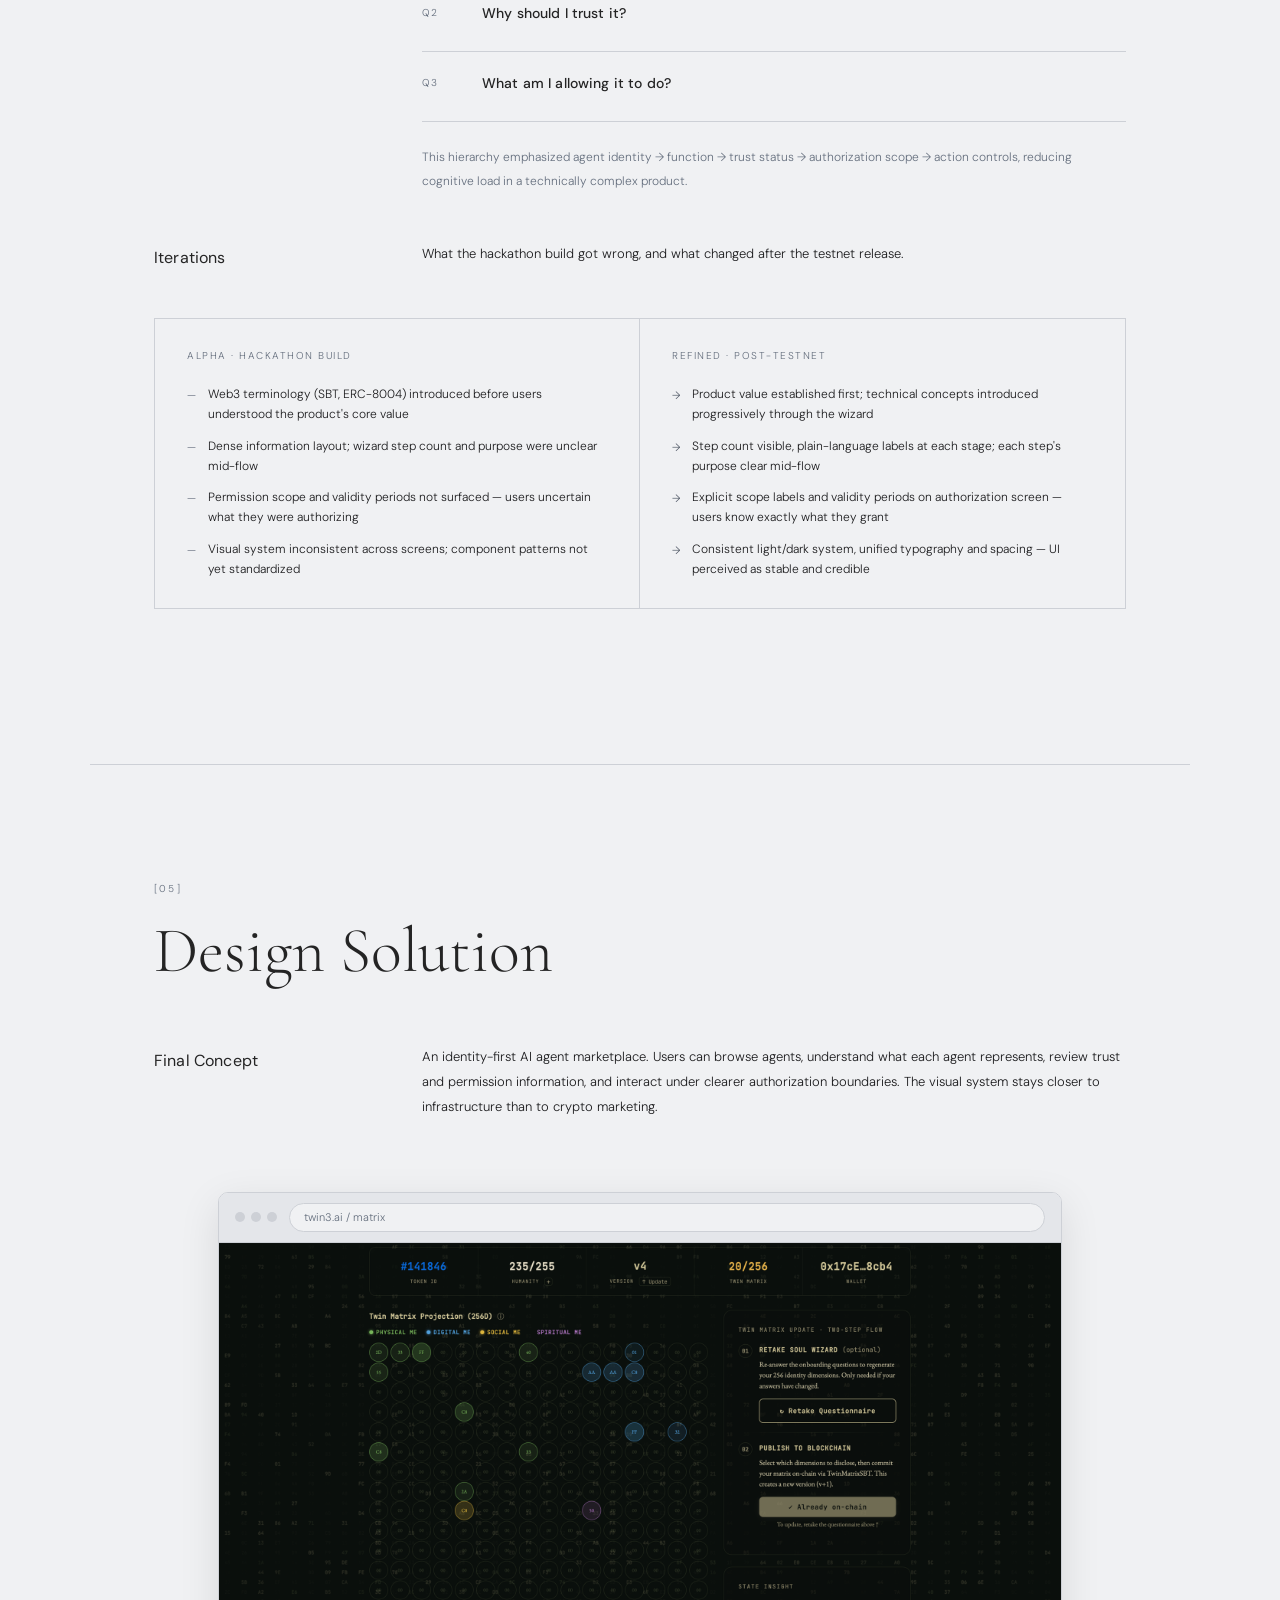
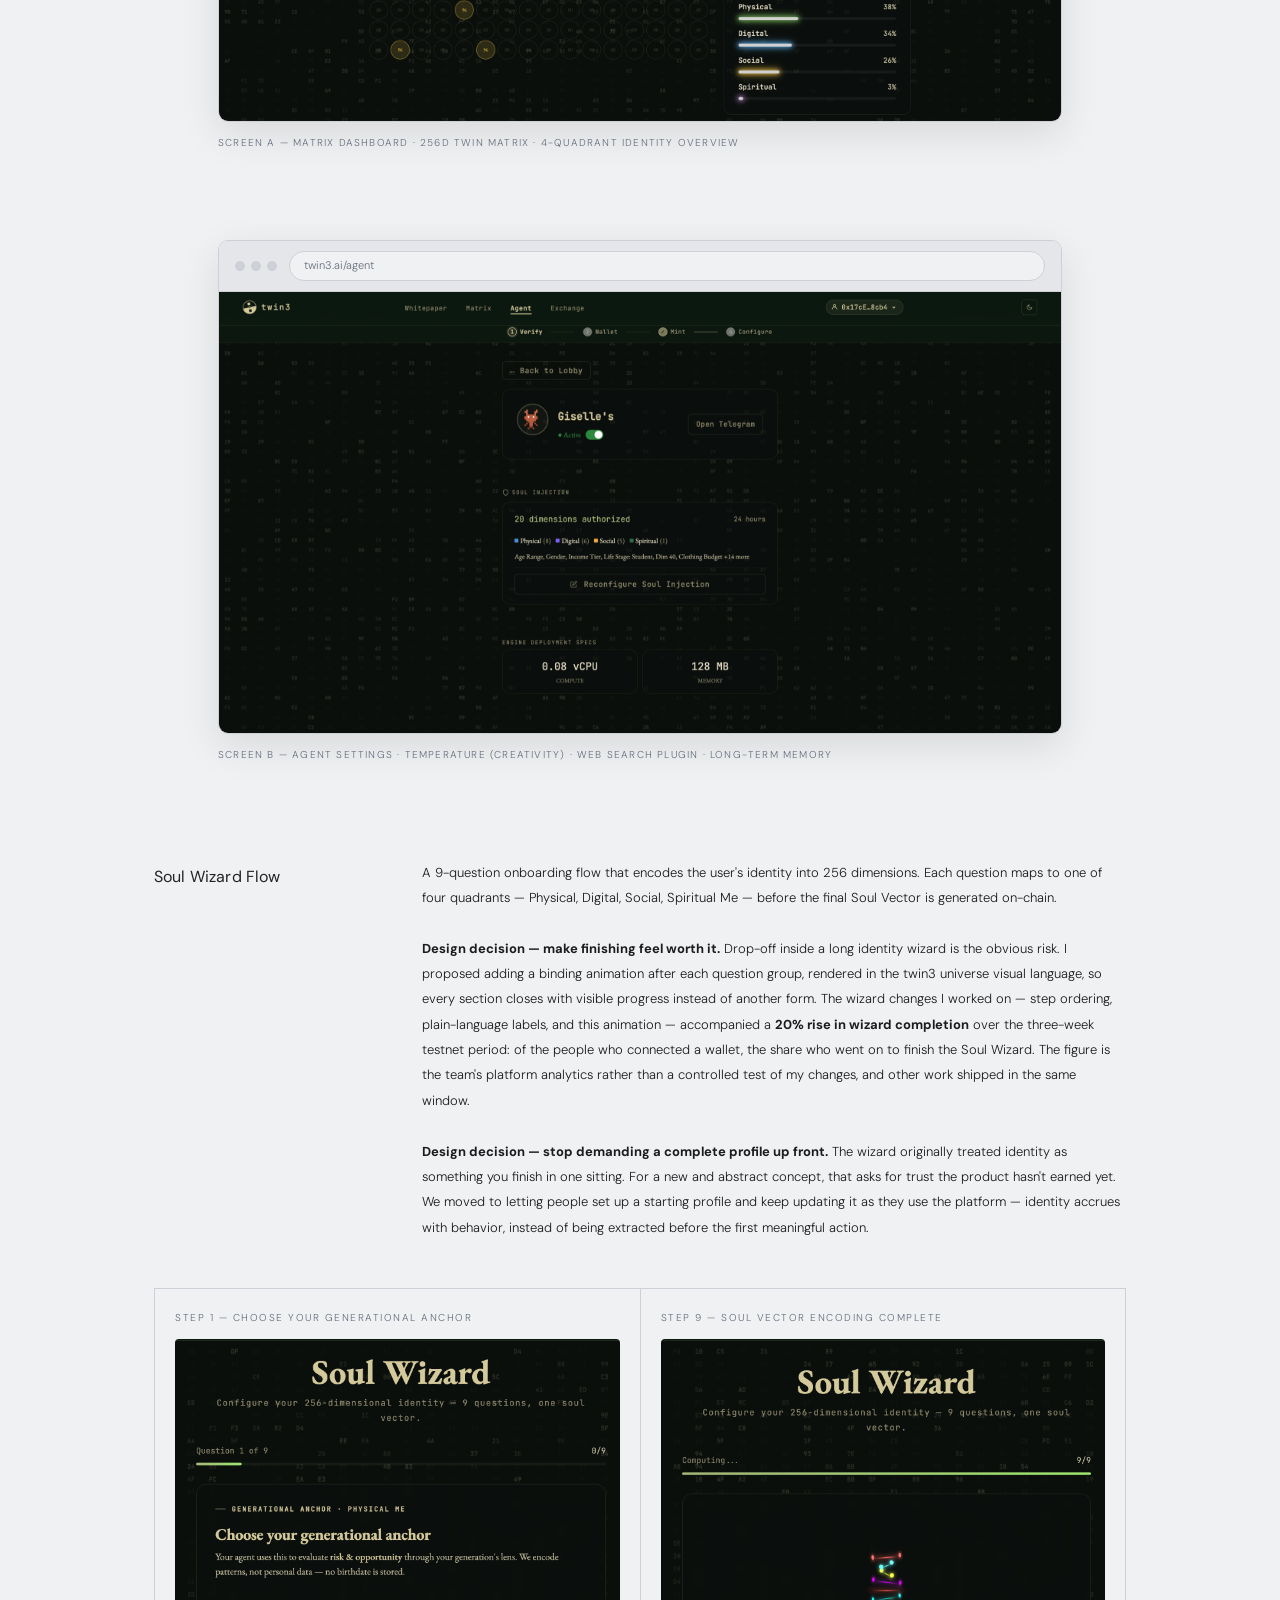
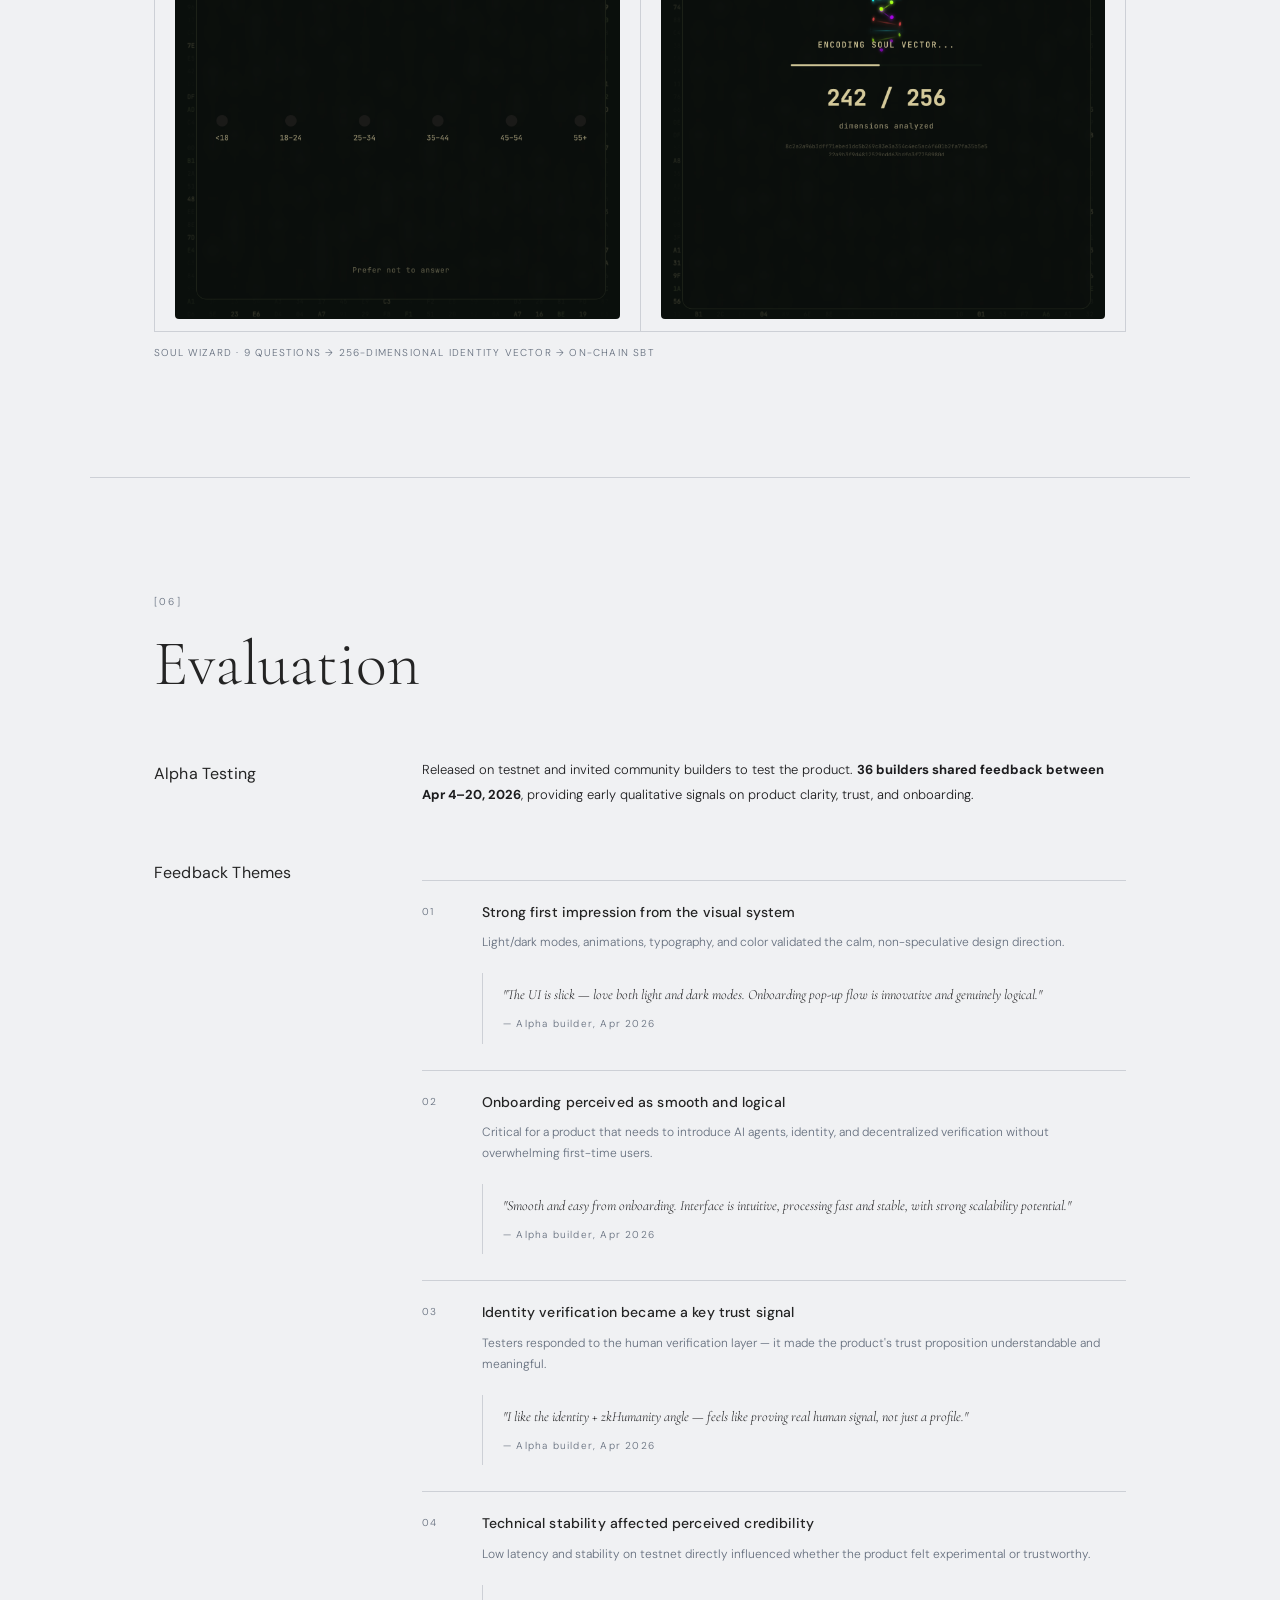
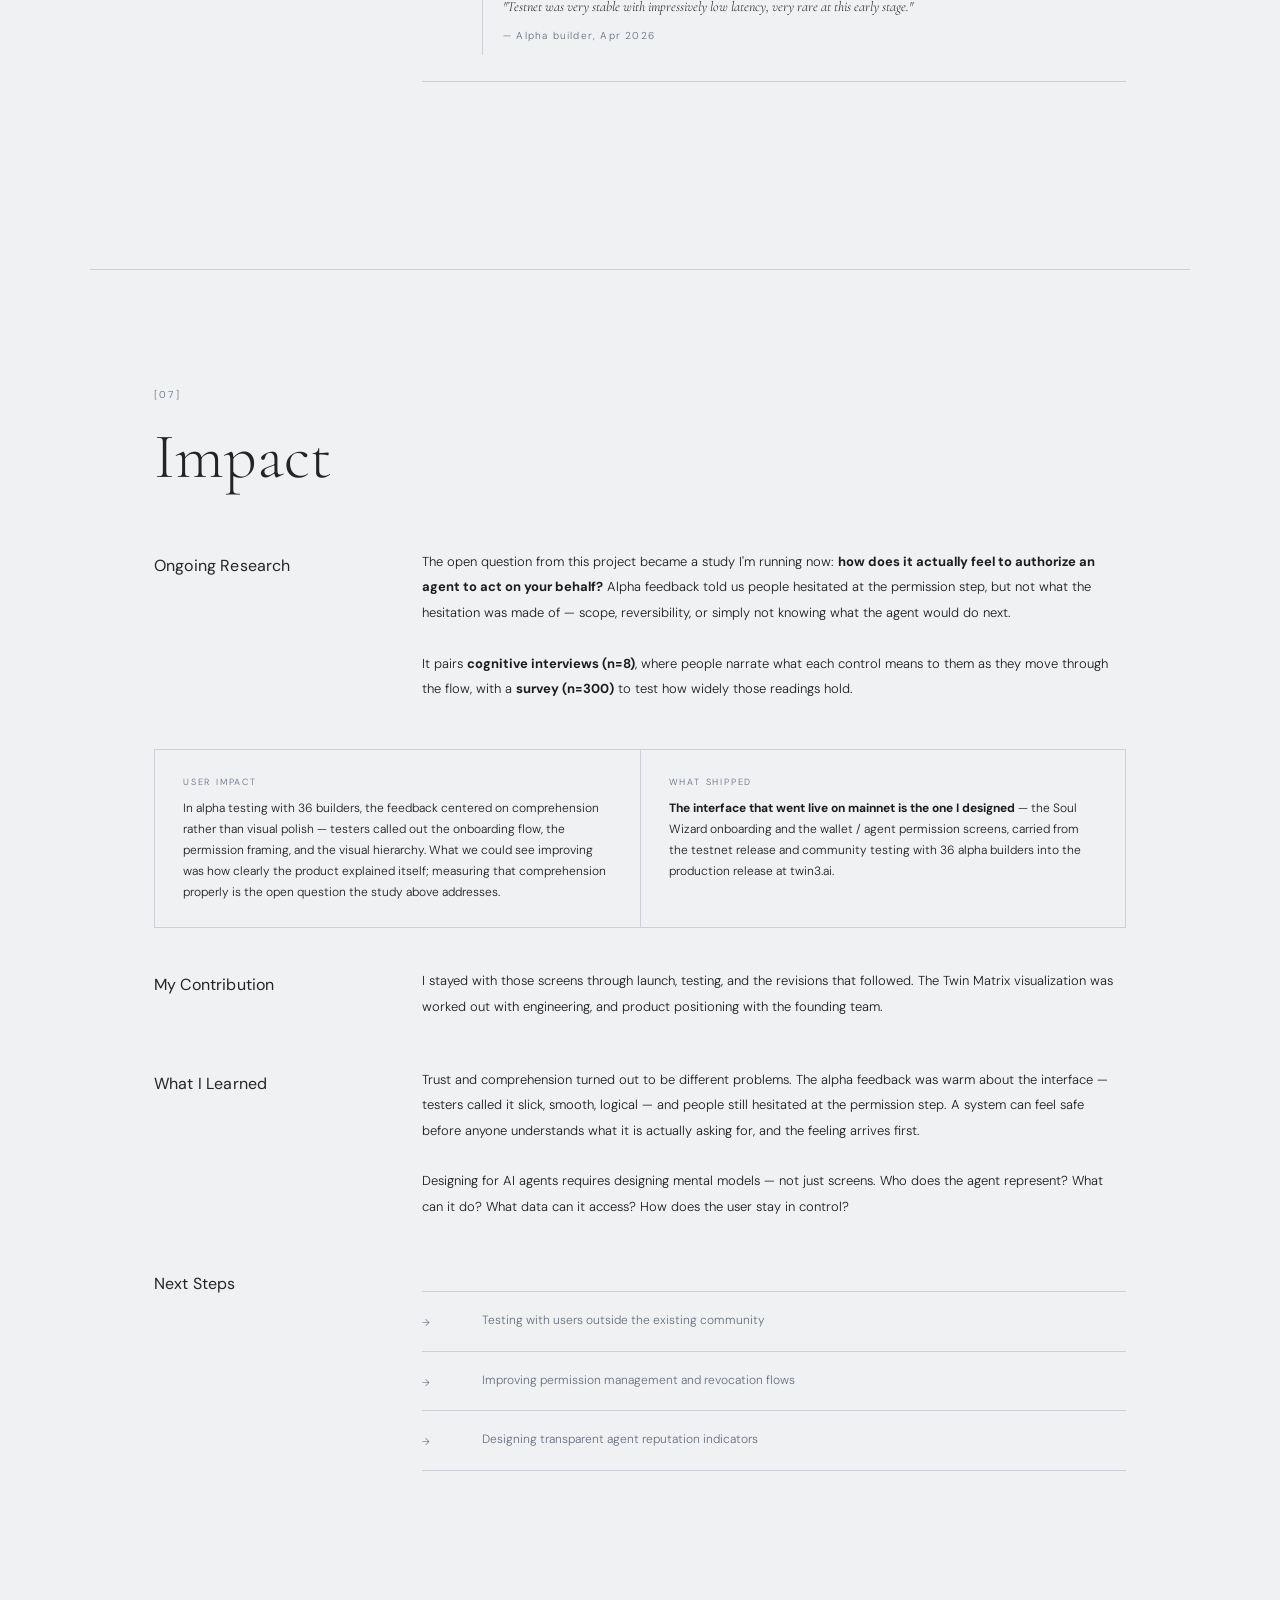
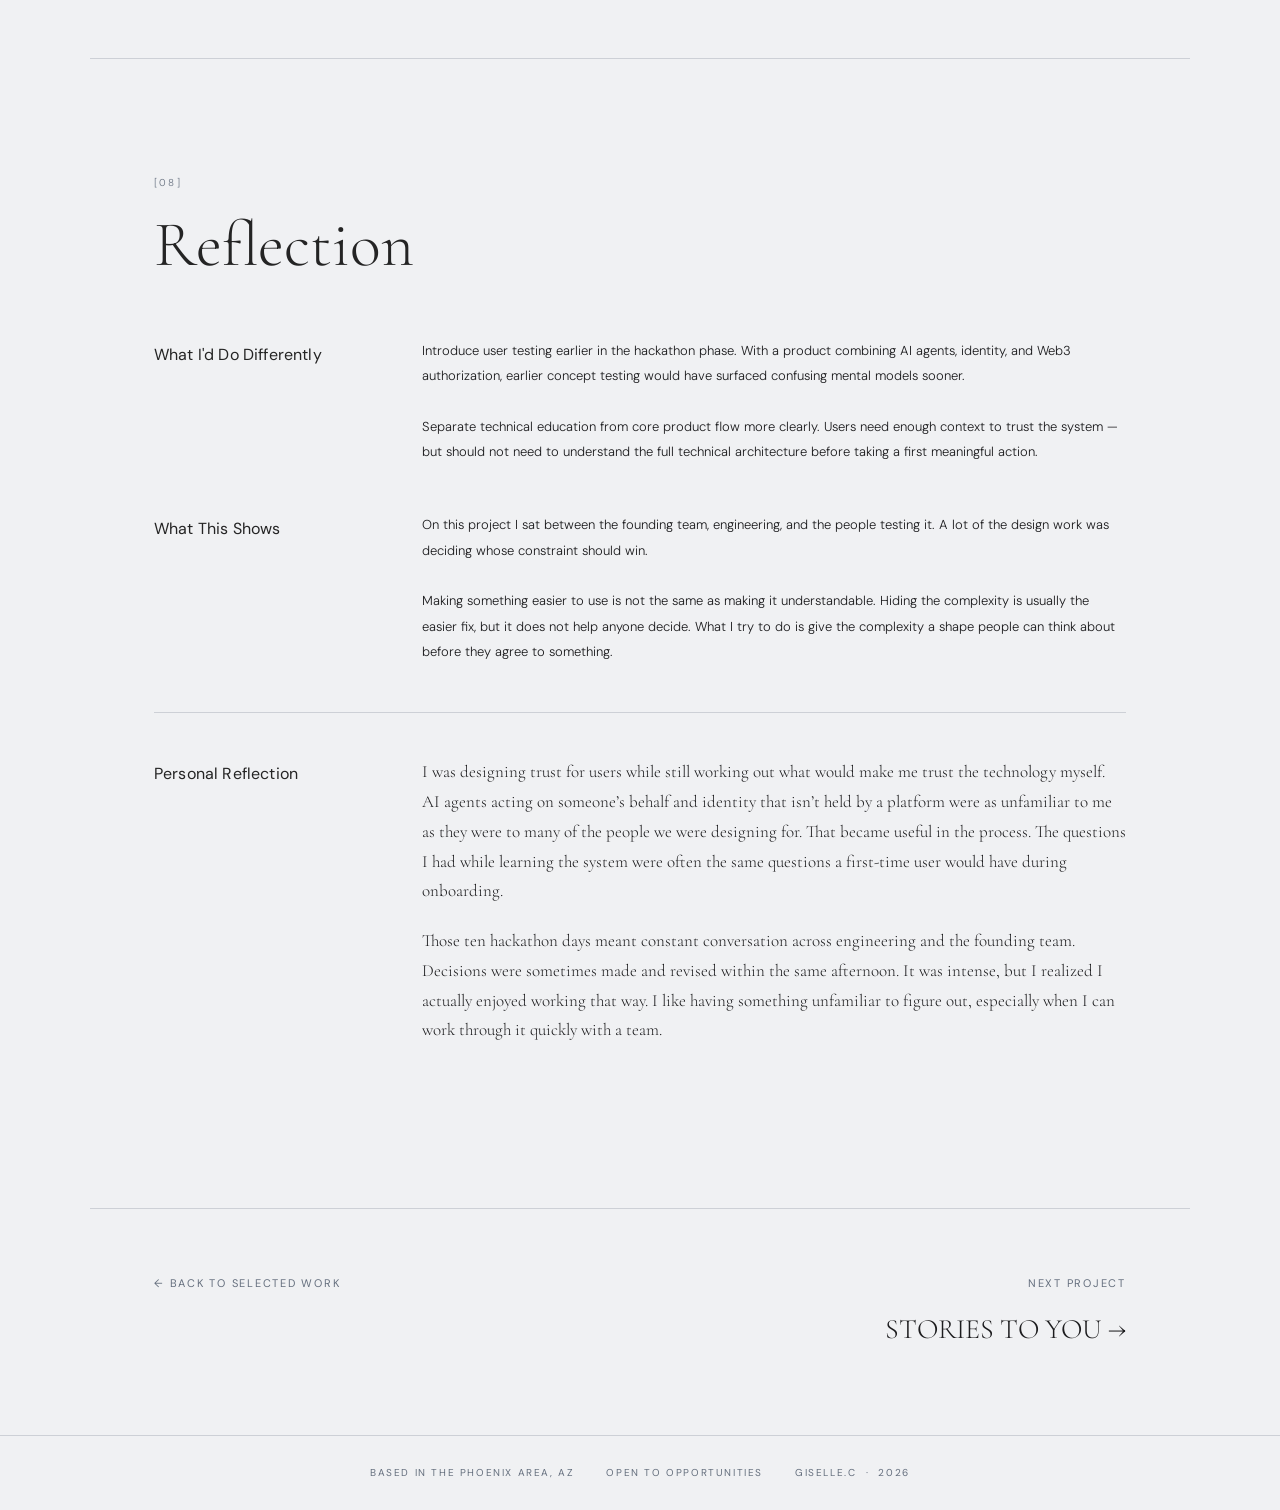
<file: project-twin3.html>
<!DOCTYPE html>
<html lang="en">
<head>
  <meta charset="UTF-8" />
  <meta name="viewport" content="width=device-width, initial-scale=1.0" />
  <title>twin3: AI Agent Identity Platform — Giselle.C</title>
  <meta name="description" content="UX case study: making on-chain authorization and AI agent identity legible — from 10-day hackathon to mainnet launch at twin3.ai. By Giselle Chen.">
  <meta property="og:title" content="twin3: AI Agent Identity Platform — Giselle Chen">
  <meta property="og:description" content="UX case study: making on-chain authorization and AI agent identity legible — from 10-day hackathon to mainnet launch at twin3.ai. By Giselle Chen.">
  <meta property="og:type" content="article">
  <meta property="og:url" content="https://giselleyccportfolio.netlify.app/project-twin3.html">
  <link rel="preconnect" href="https://fonts.googleapis.com" />
  <link rel="preconnect" href="https://fonts.gstatic.com" crossorigin />
  <link href="https://fonts.googleapis.com/css2?family=Cormorant+Garamond:wght@300;400;500&family=DM+Sans:wght@300;400&display=swap" rel="stylesheet" />
  <link rel="icon" type="image/svg+xml" href="favicon.svg">
  <link rel="stylesheet" href="style.css" />
  <link rel="stylesheet" href="project-base.css" />
</head>
<body>

  <div class="grain-overlay"></div>

  <!-- NAV -->
  <nav class="proj-nav">
    <a href="index.html" class="proj-nav-name">Giselle.C</a>
    <div class="proj-nav-links">
      <a href="index.html#about" class="proj-nav-back">About</a>
      <a href="index.html#contact" class="proj-nav-back">Contact</a>
      <a href="index.html#work" class="proj-nav-back">← Back to Selected Work</a>
    </div>
  </nav>

  <!-- Section chapter rail — desktop only, see project-base.css -->
  <nav class="proj-chapters" aria-label="Section navigation">
    <a href="#s01" class="proj-chapter-link"><span class="proj-chapter-label">Overview</span><span class="proj-chapter-dash"></span><span class="proj-chapter-num">01</span></a>
    <a href="#s02" class="proj-chapter-link"><span class="proj-chapter-label">Research &amp; Discovery</span><span class="proj-chapter-dash"></span><span class="proj-chapter-num">02</span></a>
    <a href="#s03" class="proj-chapter-link"><span class="proj-chapter-label">Problem Framing</span><span class="proj-chapter-dash"></span><span class="proj-chapter-num">03</span></a>
    <a href="#s04" class="proj-chapter-link"><span class="proj-chapter-label">Process</span><span class="proj-chapter-dash"></span><span class="proj-chapter-num">04</span></a>
    <a href="#s05" class="proj-chapter-link"><span class="proj-chapter-label">Design Solution</span><span class="proj-chapter-dash"></span><span class="proj-chapter-num">05</span></a>
    <a href="#s06" class="proj-chapter-link"><span class="proj-chapter-label">Evaluation</span><span class="proj-chapter-dash"></span><span class="proj-chapter-num">06</span></a>
    <a href="#s07" class="proj-chapter-link"><span class="proj-chapter-label">Impact</span><span class="proj-chapter-dash"></span><span class="proj-chapter-num">07</span></a>
    <a href="#s08" class="proj-chapter-link"><span class="proj-chapter-label">Reflection</span><span class="proj-chapter-dash"></span><span class="proj-chapter-num">08</span></a>
  </nav>


  <!-- ── [00] HERO ─────────────────────────────────────────── -->
  <div class="proj-hero">

    <span class="proj-index-tag">[00] &nbsp; AI Product · Web3 · UX Research &nbsp;·&nbsp; 2026</span>

    <h1 class="proj-title">twin3: AI Agent<br>Identity Platform</h1>

    <hr class="proj-rule">

    <div class="proj-meta-grid">
      <div class="proj-meta-item">
        <span class="proj-meta-label">Role</span>
        <span class="proj-meta-value">UI/UX Designer · AI/UX Researcher — Product Alignment Team</span>
      </div>
      <div class="proj-meta-item">
        <span class="proj-meta-label">Tools</span>
        <span class="proj-meta-value">Figma · Claude Code · Lovable · Maze · Notion</span>
      </div>
      <div class="proj-meta-item">
        <span class="proj-meta-label">Timeline</span>
        <span class="proj-meta-value">2026 · Ongoing</span>
      </div>
      <div class="proj-meta-item">
        <span class="proj-meta-label">Type</span>
        <span class="proj-meta-value">AI Product · Web3 · UX Research</span>
      </div>
    </div>

    <p class="proj-summary">
      How do we design trust and transparency for AI-driven identity in a decentralized agent marketplace?
    </p>

    <!-- Project scale at a glance -->
    <div class="proj-stats">
      <div class="proj-stat-item">
        <span class="proj-stat-num">8 + 300</span>
          <span class="proj-stat-label">Ongoing study · interviews + survey</span>
      </div>
      <div class="proj-stat-item">
        <span class="proj-stat-num">6k</span>
        <span class="proj-stat-label">Community members</span>
      </div>
      <div class="proj-stat-item">
        <span class="proj-stat-num">36</span>
        <span class="proj-stat-label">Alpha testers</span>
      </div>
      <div class="proj-stat-item">
        <span class="proj-stat-num">↗</span>
        <span class="proj-stat-label">Mainnet live</span>
      </div>
    </div>

    <!-- 30-second summary for time-pressed readers -->
    <div style="border:1px solid var(--color-line);padding:28px 32px;margin-top:-16px;">
      <p style="font-family:var(--font-sans);font-size:10px;letter-spacing:.2em;text-transform:uppercase;color:var(--color-muted);margin-bottom:18px;">The 30-Second Version</p>
      <div style="display:flex;flex-direction:column;gap:12px;">
        <div style="display:grid;grid-template-columns:110px 1fr;gap:16px;align-items:baseline;">
          <span style="font-family:var(--font-sans);font-size:10px;letter-spacing:.12em;text-transform:uppercase;color:var(--color-muted);">The Problem</span>
          <p style="font-family:var(--font-sans);font-size:13px;color:var(--color-text);line-height:1.7;margin:0;">People are asked to trust AI agents and on-chain systems they can't inspect — what an agent knows, whom it represents, and what it's allowed to do.</p>
        </div>
        <div style="display:grid;grid-template-columns:110px 1fr;gap:16px;align-items:baseline;">
          <span style="font-family:var(--font-sans);font-size:10px;letter-spacing:.12em;text-transform:uppercase;color:var(--color-muted);">What I Did</span>
          <p style="font-family:var(--font-sans);font-size:13px;color:var(--color-text);line-height:1.7;margin:0;">Owned the UX for the Soul Wizard onboarding and the wallet / agent permission screens — research, UI design, launch, testing and iteration — plus an information architecture that explains identity and authorization in plain language.</p>
        </div>
        <div style="display:grid;grid-template-columns:110px 1fr;gap:16px;align-items:baseline;">
          <span style="font-family:var(--font-sans);font-size:10px;letter-spacing:.12em;text-transform:uppercase;color:var(--color-muted);">The Result</span>
          <p style="font-family:var(--font-sans);font-size:13px;color:var(--color-text);line-height:1.7;margin:0;">From 10-day hackathon build to live mainnet product. Across the three-week testnet window, wizard completion rose 20%, and 36 alpha builders called out the onboarding flow and permission framing in their feedback.</p>
        </div>
      </div>
    </div>

  </div><!-- end .proj-hero -->

  <!-- The shipped product, up front and enlarged — before the research deep-dive -->
  <div class="proj-img-full" style="min-height:auto; padding:0 clamp(24px,5vw,80px); background:transparent;">
    <div class="proj-browser-wrap" style="max-width:1320px; padding:24px 0 8px;">
      <div class="proj-browser">
        <div class="proj-browser-bar">
          <div class="proj-browser-dots">
            <div class="proj-browser-dot"></div>
            <div class="proj-browser-dot"></div>
            <div class="proj-browser-dot"></div>
          </div>
          <span class="proj-browser-url">twin3.ai</span>
        </div>
        <!-- Actual landing page screenshot -->
        <img src="assets/twin3/landing-page.png" alt="twin3.ai landing page — Injecting Human Soul into AI Agents"
             style="width:100%;display:block;">
      </div>
      <p class="proj-photo-caption">The shipped product — twin3.ai · My Role: UX Research, Interaction Design, Wizard Flow, Agent &amp; Matrix Screens</p>
    </div>
  </div>

  <!-- ── [01] OVERVIEW ─────────────────────────────────────── -->
  <div class="proj-section" id="s01">
    <span class="proj-section-idx">[01]</span>
    <h2 class="proj-section-title">Overview</h2>

    <div class="proj-quote" style="margin: 0 0 32px;">
      <p class="proj-quote-text">How do you make on-chain authorization legible to someone who has never heard of a smart contract?</p>
      <p class="proj-quote-attr">THE QUESTION THIS PROJECT ANSWERS</p>
    </div>

    <div class="proj-cols">
      <span class="proj-sub">Context</span>
      <div class="proj-body">
        <p>Twin3 is building a marketplace where AI agents act on a person's behalf. The idea behind it is that you decide how your identity and permissions are represented to those agents, instead of a system inferring it for you.</p>
        <br>
        <br>
        <p>The architecture set the constraints I had to design inside. A user's identity is a 256-dimension vector held in a soulbound token; binding that token to an agent, and scoping what the agent may then do, are both on-chain actions with their own vocabulary — SBT, ERC-8004, validity period. None of it is optional and none of it is familiar. The design problem was never to hide that machinery; it was to decide how much of it a person has to hold in their head before they can act.</p>
      </div>
    </div>

    <div class="proj-cols">
      <span class="proj-sub">Problem</span>
      <div class="proj-body">
        <p>In most AI and Web3 products, users trust complex systems without understanding what data is being used, how their identity is represented, or what an agent can do on their behalf.</p>
      </div>
    </div>

    <div class="proj-cols">
      <span class="proj-sub">Goal</span>
      <div class="proj-body">
        <p>Make agent identity, data access, and permission scope understandable to someone who has never used a wallet, without pretending the technical layer is not there.</p>
      </div>
    </div>

    <div class="proj-cols">
      <span class="proj-sub">My Role</span>
      <div class="proj-body">
        <p>I owned the UX for the Soul Wizard onboarding flow and the wallet / agent permission screens — research, information architecture, user flows, UI design, and post-launch iteration through testing and revisions. Product direction was set with the founding team: I proposed and argued for the interaction decisions. Engineering brought platform requirements, and part of my work was designing within those technical constraints and working closely with engineers to keep the flows feasible to implement. The Twin Matrix itself is a team concept: it holds a user persona assembled from the wizard answers and from how the person interacts with the platform, and I worked with engineering on how to visualize it.</p>
      </div>
    </div>

  </div>


  <!-- ── [02] RESEARCH & DISCOVERY ────────────────────────── -->
  <div class="proj-section" id="s02">
    <span class="proj-section-idx">[02]</span>
    <h2 class="proj-section-title">Research &amp; Discovery</h2>

    <div class="proj-cols">
      <span class="proj-sub">Research Questions</span>
      <div class="proj-body">
        <div class="proj-items">
          <div class="proj-item">
            <span class="proj-item-num">RQ1</span>
            <div><p class="proj-item-desc">How do users understand the role of an AI agent in representing their identity?</p></div>
          </div>
          <div class="proj-item">
            <span class="proj-item-num">RQ2</span>
            <div><p class="proj-item-desc">What information do users need before trusting or interacting with an agent?</p></div>
          </div>
          <div class="proj-item">
            <span class="proj-item-num">RQ3</span>
            <div><p class="proj-item-desc">How should the product explain authorization and data access without overwhelming users?</p></div>
          </div>
          <div class="proj-item">
            <span class="proj-item-num">RQ4</span>
            <div><p class="proj-item-desc">What makes an agent marketplace feel transparent, credible, and safe?</p></div>
          </div>
          <div class="proj-item">
            <span class="proj-item-num">RQ5</span>
            <div><p class="proj-item-desc">How can we balance Web3 technical accuracy with a more approachable user experience?</p></div>
          </div>
        </div>
      </div>
    </div>

    <div class="proj-cols">
      <span class="proj-sub">Methods</span>
      <div class="proj-body">
        <p>Hackathon phase relied on rapid competitive research and prototype iteration. Post-hackathon testnet release enabled structured community testing.</p>
        <div class="proj-tags">
          <span class="proj-tag">Prototype Review</span>
          <span class="proj-tag">Community Usability Testing</span>
          <span class="proj-tag">Task-based Feedback</span>
          <span class="proj-tag">Maze Testing</span>
          <span class="proj-tag">Product Walkthrough</span>
          <span class="proj-tag">Heuristic Review</span>
          <span class="proj-tag">Design Critique</span>
        </div>
      </div>
    </div>

    <div class="proj-cols">
      <span class="proj-sub">Participants</span>
      <div class="proj-body">
        <p>Recruited from the Twin3 community — a mix of Web3-native users and AI-interested users with limited decentralized infrastructure experience. This mix was intentional to test whether the product could serve both groups.</p>
      </div>
    </div>

    <!-- UX Research findings as structured chart -->
    <div class="proj-section-img" style="min-height:auto; display:block; padding:0; background:transparent;">
      <div class="proj-heuristic">
        <div class="proj-heuristic-header">
          <span>Research Finding</span>
          <span>User Insight</span>
          <span>Priority</span>
        </div>
        <div class="proj-heuristic-row">
          <span class="proj-heuristic-name">Agent Identity Mental Model</span>
          <span class="proj-heuristic-issue">Users understood AI agents conceptually but couldn't map the relationship between their identity data, the agent, and onchain actions. Needed a clearer "who controls what" framework.</span>
          <span class="proj-heuristic-sev sev-4">High</span>
        </div>
        <div class="proj-heuristic-row">
          <span class="proj-heuristic-name">Trust &amp; Transparency Gap</span>
          <span class="proj-heuristic-issue">First-time users felt uncertain about permissioning scope. How much access does the agent have? When does it stop? Authorization UI needed explicit scope labels and validity periods.</span>
          <span class="proj-heuristic-sev sev-4">High</span>
        </div>
        <div class="proj-heuristic-row">
          <span class="proj-heuristic-name">Onboarding Wizard Friction</span>
          <span class="proj-heuristic-issue">The Soul injection wizard required users to grasp Web3 concepts mid-flow. Terminology ("SBT", "ERC-8004") created confusion. Plain-language framing at each step reduced reported friction.</span>
          <span class="proj-heuristic-sev sev-3">Medium</span>
        </div>
        <div class="proj-heuristic-row">
          <span class="proj-heuristic-name">Matrix Visualisation Legibility</span>
          <span class="proj-heuristic-issue">The 256-dimension matrix was conceptually powerful but visually overwhelming in early iterations. Users needed a scannable summary before the full data layer.</span>
          <span class="proj-heuristic-sev sev-3">Medium</span>
        </div>
      </div>
    </div>

    <div class="proj-cols">
      <span class="proj-sub">Also Found</span>
      <div class="proj-body">
        <div class="proj-items">
          <div class="proj-item">
            <span class="proj-item-num">01</span>
            <div>
              <p class="proj-item-title">Marketplace browsing needed both utility and credibility signals</p>
              <p class="proj-item-desc">Users wanted to evaluate ownership, purpose, permission scope, and reliability — not just agent capabilities.</p>
            </div>
          </div>
          <div class="proj-item">
            <span class="proj-item-num">02</span>
            <div>
              <p class="proj-item-title">Calm, infrastructural UI outperformed aggressive Web3 aesthetics</p>
              <p class="proj-item-desc">For an identity-related product, users responded better to a stable, minimal interface that communicated reliability.</p>
            </div>
          </div>
        </div>
      </div>
    </div>

  </div>


  <!-- ── [03] PROBLEM FRAMING ──────────────────────────────── -->
  <div class="proj-section" id="s03">
    <span class="proj-section-idx">[03]</span>
    <h2 class="proj-section-title">Problem Framing</h2>

    <!-- Design challenge as a callout block -->
    <div class="proj-callout">
      <span class="proj-callout-label">Design Challenge</span>
      <p class="proj-callout-text">How might we design an AI agent marketplace where users can understand, evaluate, and authorize agents with confidence — without needing to understand every technical layer behind the system?</p>
    </div>

    <div class="proj-cols">
      <span class="proj-sub">Opportunity</span>
      <div class="proj-body">
        <p>Most of what decides whether an agent is safe to use sits in the backend: what it knows, who it answers to, and what it is allowed to do. The opportunity was to put those three things on the screen, at the moment someone is deciding whether to authorize it.</p>
      </div>
    </div>

  </div>


  <!-- ── [04] PROCESS ──────────────────────────────────────── -->
  <div class="proj-section" id="s04">
    <span class="proj-section-idx">[04]</span>
    <h2 class="proj-section-title">Process</h2>

    <!-- User flow diagram -->
    <div class="proj-section-img" style="min-height:auto; display:block; padding:0; background:transparent;">
      <div class="proj-arch">
        <p style="font-family:var(--font-sans);font-size:10px;letter-spacing:.18em;text-transform:uppercase;color:var(--color-muted);margin-bottom:20px;">Wizard Flow — Soul Injection Onboarding</p>
        <div style="display:grid;grid-template-columns:repeat(5,1fr);gap:1px;background:var(--color-line);border:1px solid var(--color-line);">
          <div style="background:var(--color-bg);padding:24px 20px;">
            <span style="font-family:var(--font-sans);font-size:10px;letter-spacing:.15em;text-transform:uppercase;color:var(--color-muted);display:block;margin-bottom:10px;">01</span>
            <p style="font-family:var(--font-sans);font-size:13px;color:var(--color-text);margin-bottom:6px;">Landing</p>
            <p style="font-family:var(--font-sans);font-size:11px;color:var(--color-muted);line-height:1.6;">Value prop · Hero · CTA to begin</p>
          </div>
          <div style="background:var(--color-bg);padding:24px 20px;">
            <span style="font-family:var(--font-sans);font-size:10px;letter-spacing:.15em;text-transform:uppercase;color:var(--color-muted);display:block;margin-bottom:10px;">02</span>
            <p style="font-family:var(--font-sans);font-size:13px;color:var(--color-text);margin-bottom:6px;">Matrix Build</p>
            <p style="font-family:var(--font-sans);font-size:11px;color:var(--color-muted);line-height:1.6;">4 quadrant input · 256 DNA nodes</p>
          </div>
          <div style="background:var(--color-bg);padding:24px 20px;">
            <span style="font-family:var(--font-sans);font-size:10px;letter-spacing:.15em;text-transform:uppercase;color:var(--color-muted);display:block;margin-bottom:10px;">03</span>
            <p style="font-family:var(--font-sans);font-size:13px;color:var(--color-text);margin-bottom:6px;">Injection</p>
            <p style="font-family:var(--font-sans);font-size:11px;color:var(--color-muted);line-height:1.6;">Bind SBT to agent · confirm scope</p>
          </div>
          <div style="background:var(--color-bg);padding:24px 20px;">
            <span style="font-family:var(--font-sans);font-size:10px;letter-spacing:.15em;text-transform:uppercase;color:var(--color-muted);display:block;margin-bottom:10px;">04</span>
            <p style="font-family:var(--font-sans);font-size:13px;color:var(--color-text);margin-bottom:6px;">Authorisation</p>
            <p style="font-family:var(--font-sans);font-size:11px;color:var(--color-muted);line-height:1.6;">Grant access · set validity period</p>
          </div>
          <div style="background:var(--color-bg);padding:24px 20px;">
            <span style="font-family:var(--font-sans);font-size:10px;letter-spacing:.15em;text-transform:uppercase;color:var(--color-muted);display:block;margin-bottom:10px;">05</span>
            <p style="font-family:var(--font-sans);font-size:13px;color:var(--color-text);margin-bottom:6px;">Monitor</p>
            <p style="font-family:var(--font-sans);font-size:11px;color:var(--color-muted);line-height:1.6;">Agent dashboard · modify or revoke</p>
          </div>
        </div>
      </div>
    </div>

    <div class="proj-cols">
      <span class="proj-sub">Information Architecture</span>
      <div class="proj-body">
        <p>The product structure was organized around three core user questions:</p>
        <div class="proj-items">
          <div class="proj-item">
            <span class="proj-item-num">Q1</span>
            <div><p class="proj-item-title">What is this agent?</p></div>
          </div>
          <div class="proj-item">
            <span class="proj-item-num">Q2</span>
            <div><p class="proj-item-title">Why should I trust it?</p></div>
          </div>
          <div class="proj-item">
            <span class="proj-item-num">Q3</span>
            <div><p class="proj-item-title">What am I allowing it to do?</p></div>
          </div>
        </div>
        <p style="margin-top: 16px; font-size: 12px; color: var(--color-muted);">This hierarchy emphasized agent identity → function → trust status → authorization scope → action controls, reducing cognitive load in a technically complex product.</p>
      </div>
    </div>

    <div class="proj-cols">
      <span class="proj-sub">Iterations</span>
      <div class="proj-body">
        <p>What the hackathon build got wrong, and what changed after the testnet release.</p>
      </div>
    </div>

    <!-- Before / After iteration comparison — text-based, no placeholder boxes -->
    <div style="border:1px solid var(--color-line); margin: 40px 0; display:grid; grid-template-columns:1fr 1fr;">

      <div style="padding:28px 32px; border-right:1px solid var(--color-line);">
        <p style="font-family:var(--font-sans);font-size:10px;letter-spacing:.15em;text-transform:uppercase;color:var(--color-muted);margin-bottom:20px;">Alpha · Hackathon Build</p>
        <div style="display:flex;flex-direction:column;gap:12px;">
          <div style="display:flex;gap:12px;">
            <span style="font-family:var(--font-sans);font-size:11px;color:var(--color-muted);flex-shrink:0;margin-top:1px;">—</span>
            <p style="font-family:var(--font-sans);font-size:12px;color:var(--color-text);line-height:1.65;">Web3 terminology (SBT, ERC-8004) introduced before users understood the product's core value</p>
          </div>
          <div style="display:flex;gap:12px;">
            <span style="font-family:var(--font-sans);font-size:11px;color:var(--color-muted);flex-shrink:0;margin-top:1px;">—</span>
            <p style="font-family:var(--font-sans);font-size:12px;color:var(--color-text);line-height:1.65;">Dense information layout; wizard step count and purpose were unclear mid-flow</p>
          </div>
          <div style="display:flex;gap:12px;">
            <span style="font-family:var(--font-sans);font-size:11px;color:var(--color-muted);flex-shrink:0;margin-top:1px;">—</span>
            <p style="font-family:var(--font-sans);font-size:12px;color:var(--color-text);line-height:1.65;">Permission scope and validity periods not surfaced — users uncertain what they were authorizing</p>
          </div>
          <div style="display:flex;gap:12px;">
            <span style="font-family:var(--font-sans);font-size:11px;color:var(--color-muted);flex-shrink:0;margin-top:1px;">—</span>
            <p style="font-family:var(--font-sans);font-size:12px;color:var(--color-text);line-height:1.65;">Visual system inconsistent across screens; component patterns not yet standardized</p>
          </div>
        </div>
      </div>

      <div style="padding:28px 32px;">
        <p style="font-family:var(--font-sans);font-size:10px;letter-spacing:.15em;text-transform:uppercase;color:var(--color-muted);margin-bottom:20px;">Refined · Post-testnet</p>
        <div style="display:flex;flex-direction:column;gap:12px;">
          <div style="display:flex;gap:12px;">
            <span style="font-family:var(--font-sans);font-size:11px;color:var(--color-accent);flex-shrink:0;margin-top:1px;">→</span>
            <p style="font-family:var(--font-sans);font-size:12px;color:var(--color-text);line-height:1.65;">Product value established first; technical concepts introduced progressively through the wizard</p>
          </div>
          <div style="display:flex;gap:12px;">
            <span style="font-family:var(--font-sans);font-size:11px;color:var(--color-accent);flex-shrink:0;margin-top:1px;">→</span>
            <p style="font-family:var(--font-sans);font-size:12px;color:var(--color-text);line-height:1.65;">Step count visible, plain-language labels at each stage; each step's purpose clear mid-flow</p>
          </div>
          <div style="display:flex;gap:12px;">
            <span style="font-family:var(--font-sans);font-size:11px;color:var(--color-accent);flex-shrink:0;margin-top:1px;">→</span>
            <p style="font-family:var(--font-sans);font-size:12px;color:var(--color-text);line-height:1.65;">Explicit scope labels and validity periods on authorization screen — users know exactly what they grant</p>
          </div>
          <div style="display:flex;gap:12px;">
            <span style="font-family:var(--font-sans);font-size:11px;color:var(--color-accent);flex-shrink:0;margin-top:1px;">→</span>
            <p style="font-family:var(--font-sans);font-size:12px;color:var(--color-text);line-height:1.65;">Consistent light/dark system, unified typography and spacing — UI perceived as stable and credible</p>
          </div>
        </div>
      </div>

    </div>

  </div>


  <!-- ── [05] DESIGN SOLUTION ──────────────────────────────── -->
  <div class="proj-section" id="s05">
    <span class="proj-section-idx">[05]</span>
    <h2 class="proj-section-title">Design Solution</h2>

    <div class="proj-cols">
      <span class="proj-sub">Final Concept</span>
      <div class="proj-body">
        <p>An identity-first AI agent marketplace. Users can browse agents, understand what each agent represents, review trust and permission information, and interact under clearer authorization boundaries. The visual system stays closer to infrastructure than to crypto marketing.</p>
      </div>
    </div>

    <!-- Screen A: full-width browser frame -->
    <div class="proj-browser-wrap" style="padding-top:24px;">
      <div class="proj-browser">
        <div class="proj-browser-bar">
          <div class="proj-browser-dots">
            <div class="proj-browser-dot"></div>
            <div class="proj-browser-dot"></div>
            <div class="proj-browser-dot"></div>
          </div>
          <span class="proj-browser-url">twin3.ai / matrix</span>
        </div>
        <img loading="lazy" src="assets/twin3/matrix.png" alt="twin3 Matrix Dashboard — 256-dimensional Twin Matrix visualization"
             style="width:100%;display:block;">
      </div>
      <p class="proj-photo-caption">Screen A — Matrix Dashboard · 256D Twin Matrix · 4-Quadrant Identity Overview</p>
    </div>


    <!-- Real screenshot: Agent Setting -->
    <div class="proj-browser-wrap" style="padding-top:40px;">
      <div class="proj-browser">
        <div class="proj-browser-bar">
          <div class="proj-browser-dots">
            <div class="proj-browser-dot"></div>
            <div class="proj-browser-dot"></div>
            <div class="proj-browser-dot"></div>
          </div>
          <span class="proj-browser-url">twin3.ai/agent</span>
        </div>
        <!-- Actual landing page screenshot -->
        <img loading="lazy" src="assets/twin3/agent.png" alt="twin3.ai agent page"
             style="width:100%;display:block;">
      </div>
      <p class="proj-photo-caption">Screen B — Agent Settings · Temperature (Creativity) · Web Search Plugin · Long-term Memory </p>
    </div>

    <!-- Real screenshots: Soul Wizard onboarding flow -->
    <div class="proj-cols" style="margin-top:48px;">
      <span class="proj-sub">Soul Wizard Flow</span>
      <div class="proj-body">
        <p>A 9-question onboarding flow that encodes the user's identity into 256 dimensions. Each question maps to one of four quadrants — Physical, Digital, Social, Spiritual Me — before the final Soul Vector is generated on-chain.</p>
        <br>
        <p><strong>Design decision — make finishing feel worth it.</strong> Drop-off inside a long identity wizard is the obvious risk. I proposed adding a binding animation after each question group, rendered in the twin3 universe visual language, so every section closes with visible progress instead of another form. The wizard changes I worked on — step ordering, plain-language labels, and this animation — accompanied a <strong>20% rise in wizard completion</strong> over the three-week testnet period: of the people who connected a wallet, the share who went on to finish the Soul Wizard. The figure is the team's platform analytics rather than a controlled test of my changes, and other work shipped in the same window.</p>
        <br>
        <p><strong>Design decision — stop demanding a complete profile up front.</strong> The wizard originally treated identity as something you finish in one sitting. For a new and abstract concept, that asks for trust the product hasn't earned yet. We moved to letting people set up a starting profile and keep updating it as they use the platform — identity accrues with behavior, instead of being extracted before the first meaningful action.</p>
      </div>
    </div>
    <div style="display:grid;grid-template-columns:1fr 1fr;gap:1px;background:var(--color-line);border:1px solid var(--color-line);margin:0;">
      <div style="background:var(--color-bg);padding:20px 20px 12px;">
        <p style="font-family:var(--font-sans);font-size:10px;letter-spacing:.15em;text-transform:uppercase;color:var(--color-muted);margin-bottom:12px;">Step 1 — Choose Your Generational Anchor</p>
        <img loading="lazy" src="assets/twin3/wizard-1.png" alt="Soul Wizard Step 1 — generational anchor question"
             style="width:100%;display:block;border-radius:4px;">
      </div>
      <div style="background:var(--color-bg);padding:20px 20px 12px;">
        <p style="font-family:var(--font-sans);font-size:10px;letter-spacing:.15em;text-transform:uppercase;color:var(--color-muted);margin-bottom:12px;">Step 9 — Soul Vector Encoding Complete</p>
        <img loading="lazy" src="assets/twin3/wizard-complete.png" alt="Soul Wizard complete — 242/256 dimensions analyzed, encoding soul vector"
             style="width:100%;display:block;border-radius:4px;">
      </div>
    </div>
    <p class="proj-photo-caption">Soul Wizard · 9 Questions → 256-Dimensional Identity Vector → On-Chain SBT</p>

  </div>


  <!-- ── [06] EVALUATION ───────────────────────────────────── -->
  <div class="proj-section" id="s06">
    <span class="proj-section-idx">[06]</span>
    <h2 class="proj-section-title">Evaluation</h2>

    <div class="proj-cols">
      <span class="proj-sub">Alpha Testing</span>
      <div class="proj-body">
        <p>Released on testnet and invited community builders to test the product. <strong>36 builders shared feedback between Apr 4–20, 2026</strong>, providing early qualitative signals on product clarity, trust, and onboarding.</p>
      </div>
    </div>

    <div class="proj-cols">
      <span class="proj-sub">Feedback Themes</span>
      <div class="proj-body">
        <div class="proj-items">
          <div class="proj-item">
            <span class="proj-item-num">01</span>
            <div>
              <p class="proj-item-title">Strong first impression from the visual system</p>
              <p class="proj-item-desc">Light/dark modes, animations, typography, and color validated the calm, non-speculative design direction.</p>
              <div class="proj-quote">
                <p class="proj-quote-text">"The UI is slick — love both light and dark modes. Onboarding pop-up flow is innovative and genuinely logical."</p>
                <p class="proj-quote-attr">— Alpha builder, Apr 2026</p>
              </div>
            </div>
          </div>
          <div class="proj-item">
            <span class="proj-item-num">02</span>
            <div>
              <p class="proj-item-title">Onboarding perceived as smooth and logical</p>
              <p class="proj-item-desc">Critical for a product that needs to introduce AI agents, identity, and decentralized verification without overwhelming first-time users.</p>
              <div class="proj-quote">
                <p class="proj-quote-text">"Smooth and easy from onboarding. Interface is intuitive, processing fast and stable, with strong scalability potential."</p>
                <p class="proj-quote-attr">— Alpha builder, Apr 2026</p>
              </div>
            </div>
          </div>
          <div class="proj-item">
            <span class="proj-item-num">03</span>
            <div>
              <p class="proj-item-title">Identity verification became a key trust signal</p>
              <p class="proj-item-desc">Testers responded to the human verification layer — it made the product's trust proposition understandable and meaningful.</p>
              <div class="proj-quote">
                <p class="proj-quote-text">"I like the identity + zkHumanity angle — feels like proving real human signal, not just a profile."</p>
                <p class="proj-quote-attr">— Alpha builder, Apr 2026</p>
              </div>
            </div>
          </div>
          <div class="proj-item">
            <span class="proj-item-num">04</span>
            <div>
              <p class="proj-item-title">Technical stability affected perceived credibility</p>
              <p class="proj-item-desc">Low latency and stability on testnet directly influenced whether the product felt experimental or trustworthy.</p>
              <div class="proj-quote">
                <p class="proj-quote-text">"Testnet was very stable with impressively low latency, very rare at this early stage."</p>
                <p class="proj-quote-attr">— Alpha builder, Apr 2026</p>
              </div>
            </div>
          </div>
        </div>
      </div>
    </div>

  </div>


  <!-- ── [07] IMPACT ───────────────────────────────────────── -->
  <div class="proj-section" id="s07">
    <span class="proj-section-idx">[07]</span>
    <h2 class="proj-section-title">Impact</h2>

    <div class="proj-cols">
      <span class="proj-sub">Ongoing Research</span>
      <div class="proj-body">
        <p>The open question from this project became a study I'm running now: <strong>how does it actually feel to authorize an agent to act on your behalf?</strong> Alpha feedback told us people hesitated at the permission step, but not what the hesitation was made of — scope, reversibility, or simply not knowing what the agent would do next.</p>
        <br>
        <p>It pairs <strong>cognitive interviews (n=8)</strong>, where people narrate what each control means to them as they move through the flow, with a <strong>survey (n=300)</strong> to test how widely those readings hold.</p>
      </div>
    </div>


    <div class="proj-two-col" style="margin-bottom: 40px;">
      <div class="proj-two-col-cell">
        <span class="proj-two-col-label">User Impact</span>
        <p class="proj-two-col-text">In alpha testing with 36 builders, the feedback centered on comprehension rather than visual polish — testers called out the onboarding flow, the permission framing, and the visual hierarchy. What we could see improving was how clearly the product explained itself; measuring that comprehension properly is the open question the study above addresses.</p>
      </div>
      <div class="proj-two-col-cell">
        <span class="proj-two-col-label">What Shipped</span>
        <p class="proj-two-col-text"><strong>The interface that went live on mainnet is the one I designed</strong> — the Soul Wizard onboarding and the wallet / agent permission screens, carried from the testnet release and community testing with 36 alpha builders into the production release at twin3.ai.</p>
      </div>
    </div>

    <div class="proj-cols">
      <span class="proj-sub">My Contribution</span>
      <div class="proj-body">
      <p>I stayed with those screens through launch, testing, and the revisions that followed. The Twin Matrix visualization was worked out with engineering, and product positioning with the founding team.</p>      </div>
    </div>

    <div class="proj-cols">
      <span class="proj-sub">What I Learned</span>
      <div class="proj-body">
        <p>Trust and comprehension turned out to be different problems. The alpha feedback was warm about the interface — testers called it slick, smooth, logical — and people still hesitated at the permission step. A system can feel safe before anyone understands what it is actually asking for, and the feeling arrives first.</p>
        <br>
        <p>Designing for AI agents requires designing mental models — not just screens. Who does the agent represent? What can it do? What data can it access? How does the user stay in control?</p>
      </div>
    </div>

    <div class="proj-cols">
      <span class="proj-sub">Next Steps</span>
      <div class="proj-body">
        <div class="proj-items">
          <div class="proj-item">
            <span class="proj-item-num">→</span>
            <div><p class="proj-item-desc">Testing with users outside the existing community</p></div>
          </div>
          <div class="proj-item">
            <span class="proj-item-num">→</span>
            <div><p class="proj-item-desc">Improving permission management and revocation flows</p></div>
          </div>
          <div class="proj-item">
            <span class="proj-item-num">→</span>
            <div><p class="proj-item-desc">Designing transparent agent reputation indicators</p></div>
          </div>
        </div>
      </div>
    </div>

  </div>


  <!-- ── [08] REFLECTION ───────────────────────────────────── -->
  <div class="proj-section" id="s08">
    <span class="proj-section-idx">[08]</span>
    <h2 class="proj-section-title">Reflection</h2>

    <div class="proj-cols">
      <span class="proj-sub">What I'd Do Differently</span>
      <div class="proj-body">
        <p>Introduce user testing earlier in the hackathon phase. With a product combining AI agents, identity, and Web3 authorization, earlier concept testing would have surfaced confusing mental models sooner.</p>
        <br>
        <p>Separate technical education from core product flow more clearly. Users need enough context to trust the system — but should not need to understand the full technical architecture before taking a first meaningful action.</p>
      </div>
    </div>

    <div class="proj-cols">
      <span class="proj-sub">What This Shows</span>
      <div class="proj-body">
        <p>On this project I sat between the founding team, engineering, and the people testing it. A lot of the design work was deciding whose constraint should win.</p>
        <br>
        <p>Making something easier to use is not the same as making it understandable. Hiding the complexity is usually the easier fix, but it does not help anyone decide. What I try to do is give the complexity a shape people can think about before they agree to something.</p>
      </div>
    </div>

    <div class="proj-cols proj-personal">
      <span class="proj-sub">Personal Reflection</span>
      <div class="proj-personal-body">
        <p>I was designing trust for users while still working out what would make me trust the technology myself. AI agents acting on someone&rsquo;s behalf and identity that isn&rsquo;t held by a platform were as unfamiliar to me as they were to many of the people we were designing for. That became useful in the process. The questions I had while learning the system were often the same questions a first-time user would have during onboarding.</p>
        <p>Those ten hackathon days meant constant conversation across engineering and the founding team. Decisions were sometimes made and revised within the same afternoon. It was intense, but I realized I actually enjoyed working that way. I like having something unfamiliar to figure out, especially when I can work through it quickly with a team.</p>
      </div>
    </div>

  </div>


  <!-- ── NAV FOOTER ────────────────────────────────────────── -->
  <div class="proj-nav-footer">
    <div>
      <a href="index.html#work">← Back to Selected Work</a>
    </div>
    <div style="text-align:right;">
      <a href="project-stories-to-you.html">Next Project
        <span class="proj-nav-footer-next">Stories to You →</span>
      </a>
    </div>
  </div>

  <footer class="site-footer">
    <span>Based in the Phoenix Area, AZ</span>
    <span>Open to opportunities</span>
    <span>Giselle.C &nbsp;·&nbsp; 2026</span>
  </footer>

  <script src="script.js"></script>

</body>
</html>
</file>
<file: style.css>
/* ============================================================
   RESET & BASE
   Removes browser default spacing and sets box-sizing
   so padding doesn't accidentally expand element sizes.
============================================================ */
*, *::before, *::after {
  margin: 0;
  padding: 0;
  box-sizing: border-box;
}

/* ============================================================
   ROOT VARIABLES
   All colors and fonts defined in one place.
   Change a value here and it updates everywhere.
============================================================ */
:root {
  --color-bg:        #F0F1F3;   /* cool pale blue-gray white */
  --color-surface:   #E4E6EA;   /* cool light gray for surfaces */
  --color-text:      #1C1C1E;   /* soft black, slightly cool */
  --color-muted:     #646E7D;  /* was #9099A6 — only 2.55:1 on --color-bg; this is 4.57:1, same hue */
  --color-accent:    #4A5260;   /* dark steel for hover states */
  --color-line:      #CDD0D6;   /* cool hairline dividers */

  --font-serif:  'Cormorant Garamond', Georgia, serif;
  --font-sans:   'DM Sans', system-ui, sans-serif;

  --max-width: 1100px;          /* maximum content width */
  --side-pad:  clamp(24px, 5vw, 80px); /* responsive side padding */
}

/* ============================================================
   SCROLL SNAP
   proximity — only snaps when near a snap point, never forces.
   Calm and editorial, not bouncy or locked.
   scroll-behavior: smooth for anchor-link navigation.
============================================================ */
html {
  scroll-snap-type: y proximity;   /* gentle snap — doesn't trap the user */
  scroll-behavior: smooth;
}

/* Each snap target — aligns its top edge to the viewport top.
   scroll-margin-top compensates for the fixed nav (~66px tall). */
.hero {
  scroll-snap-align: start;
}

.work,
#about-poster,
#about-exp,
.contact {
  scroll-snap-align: start;
  scroll-margin-top: 66px;         /* nav height offset */
}

/* ============================================================
   BODY
   Sets background color, default font, text color, and
   a gentle fade-in when the page first loads.
============================================================ */
body {
  background-color: var(--color-bg);
  color: var(--color-text);
  font-family: var(--font-sans);
  font-weight: 300;
  font-size: 15px;
  line-height: 1.8;
  opacity: 0.85;                 /* starts near-visible, never blank */
  animation: fadeIn 0.4s ease forwards; /* quick settle-in on load */
}

/* The fade-in animation */
@keyframes fadeIn {
  to { opacity: 1; }
}

/* ============================================================
   GRAIN OVERLAY
   A full-screen fixed layer with a noise SVG pattern.
   It sits on top of everything but lets clicks pass through.
   Gives the page a tactile, printed-paper feel.
============================================================ */
.grain-overlay {
  position: fixed;
  inset: 0;                      /* covers the entire viewport */
  pointer-events: none;          /* won't block clicks */
  z-index: 999;
  opacity: 0.035;
  background-image: url("data:image/svg+xml,%3Csvg viewBox='0 0 256 256' xmlns='http://www.w3.org/2000/svg'%3E%3Cfilter id='noise'%3E%3CfeTurbulence type='fractalNoise' baseFrequency='0.9' numOctaves='4' stitchTiles='stitch'/%3E%3C/filter%3E%3Crect width='100%25' height='100%25' filter='url(%23noise)'/%3E%3C/svg%3E");
  background-repeat: repeat;
  background-size: 180px 180px;
}

/* ============================================================
   NAVIGATION
   Fixed to the top. Thin, all-caps, minimal.
   Name on left, links on right.
============================================================ */
.nav {
  position: fixed;
  top: 0;
  left: 0;
  right: 0;
  z-index: 100;
  display: flex;
  justify-content: space-between;
  align-items: center;
  padding: 22px var(--side-pad);
  background-color: rgba(240, 241, 243, 0.88); /* slightly see-through, cool toned */
  backdrop-filter: blur(8px);                  /* frosted glass effect */
  border-bottom: 1px solid var(--color-line);
}

.nav-name {
  font-family: var(--font-sans);
  font-size: 11px;
  font-weight: 400;
  letter-spacing: 0.15em;
  text-transform: uppercase;
  color: var(--color-text);
}

/* Hamburger toggle — hidden on desktop, shown on mobile */
.nav-toggle {
  display: none;
  flex-direction: column;
  justify-content: center;
  gap: 5px;
  width: 34px;
  height: 34px;
  padding: 0;
  background: none;
  border: none;
  cursor: pointer;
}

.nav-toggle span {
  display: block;
  width: 22px;
  height: 1.5px;
  background: var(--color-text);
  transition: transform 0.25s ease, opacity 0.25s ease;
}

/* Open state — lines cross into an X */
.nav.open .nav-toggle span:first-child {
  transform: translateY(3.25px) rotate(45deg);
}
.nav.open .nav-toggle span:last-child {
  transform: translateY(-3.25px) rotate(-45deg);
}

/* Removes the default bullet points from the nav list */
.nav-links {
  list-style: none;
  display: flex;
  gap: 36px;
}

.nav-links a {
  font-family: var(--font-sans);
  font-size: 11px;
  font-weight: 400;
  letter-spacing: 0.15em;
  text-transform: uppercase;
  color: var(--color-muted);
  text-decoration: none;
  transition: color 0.2s ease;
}

.nav-links a:hover,
.nav-links a.nav-active {
  color: var(--color-text);
}

/* Resume button — thin editorial outline, same type treatment */
.nav-links a.nav-resume {
  border: 1px solid var(--color-line);
  padding: 8px 16px;
  color: var(--color-text);
  transition: border-color 0.2s ease, background 0.2s ease;
}

.nav-links a.nav-resume:hover {
  border-color: var(--color-text);
  background: var(--color-surface);
}

/* Mobile nav — collapse links into a hamburger dropdown */
@media (max-width: 600px) {
  .nav {
    padding: 16px 20px;
  }

  .nav-toggle {
    display: flex;
  }

  /* Links become a full-width dropdown panel under the nav bar */
  .nav-links {
    position: absolute;
    top: 100%;
    left: 0;
    right: 0;
    flex-direction: column;
    gap: 0;
    padding: 8px 20px 16px;
    background-color: rgba(240, 241, 243, 0.96);
    backdrop-filter: blur(8px);
    border-bottom: 1px solid var(--color-line);
    /* collapsed by default */
    opacity: 0;
    transform: translateY(-8px);
    pointer-events: none;
    transition: opacity 0.2s ease, transform 0.2s ease;
  }

  .nav.open .nav-links {
    opacity: 1;
    transform: translateY(0);
    pointer-events: auto;
  }

  .nav-links li {
    border-top: 1px solid var(--color-line);
  }
  .nav-links li:first-child {
    border-top: none;
  }

  .nav-links a {
    display: block;
    padding: 14px 0;
    letter-spacing: 0.12em;
  }

  /* Resume drops its outline in the stacked menu — reads as a row */
  .nav-links a.nav-resume {
    border: none;
    padding: 14px 0;
  }
}

/* ============================================================
   SHARED SECTION STYLES
   Every section shares this padding and max-width.
============================================================ */
section {
  position: relative;           /* needed for absolute-positioned decorations */
  max-width: var(--max-width);
  margin: 0 auto;
  padding: 120px var(--side-pad);
  overflow: hidden;
}

/* Small index label like [01] [02] — editorial marker */
.section-index {
  display: block;
  font-family: var(--font-sans);
  font-size: 10px;
  letter-spacing: 0.2em;
  color: var(--color-muted);
  margin-bottom: 12px;
}

/* Section heading — small, all-caps, quiet */
.section-label {
  font-family: var(--font-sans);
  font-size: 11px;
  font-weight: 400;
  letter-spacing: 0.2em;
  text-transform: uppercase;
  color: var(--color-muted);
  margin-bottom: 60px;
  padding-bottom: 16px;
  border-bottom: 1px solid var(--color-line);
}
/* ============================================================
   TEXT LINKS
   Reusable inline link style for project body text.
   Prevents default blue browser links and keeps the site editorial.
============================================================ */
.text-link {
  color: var(--color-text);
  text-decoration: underline;
  text-decoration-color: rgba(28, 28, 30, 0.45);
  text-decoration-thickness: 1px;
  text-underline-offset: 0.22em;
  transition: color 0.2s ease, text-decoration-color 0.2s ease, opacity 0.2s ease;
}

/* Keeps visited links from turning purple/blue */
.text-link:visited {
  color: var(--color-text);
}

/* Subtle hover, consistent with the quiet editorial style */
.text-link:hover {
  color: var(--color-muted);
  text-decoration-color: var(--color-muted);
}

/* Small upper-right arrow for external links */
.external-link::after {
  content: "↗";
  display: inline-block;
  margin-left: 0.28em;
  font-size: 0.78em;
  line-height: 1;
  transform: translateY(-0.08em);
}

/* ============================================================
   HERO SECTION — FULL-BLEED EXHIBITION POSTER
   The hero breaks out of all width constraints and fills
   the entire browser window like a physical poster.
   Every element is placed absolutely on the canvas.
============================================================ */
.hero {
  position: relative;
  width: 100%;
  max-width: none;               /* BREAKS OUT of the 1100px section limit */
  margin: 0;                     /* no auto-centering */
  padding: 0;                    /* no side padding — true full bleed */
  min-height: 100vh;             /* full screen height */
  overflow: hidden;
  background-color: var(--color-bg);
}

/* ── DRIFT KEYFRAMES ─────────────────────────────────────────
   9 distinct drift animations — one per letter of "Giselle.C".
   Movement range is 25px–40px so the drift is clearly visible
   while still feeling calm and atmospheric, not flashy.
   All use ease-in-out + alternate infinite for smooth reversal.
───────────────────────────────────────────────────────── */
@keyframes drift-a {
  from { transform: translate(0px, 0px); }
  to   { transform: translate(55px, -40px); }
}

@keyframes drift-b {
  from { transform: translate(0px, 0px); }
  to   { transform: translate(-48px, 52px); }
}

@keyframes drift-c {
  from { transform: translate(0px, 0px); }
  to   { transform: translate(44px, 58px); }
}

@keyframes drift-d {
  from { transform: translate(0px, 0px); }
  to   { transform: translate(-58px, -36px); }
}

@keyframes drift-e {
  from { transform: translate(0px, 0px); }
  to   { transform: translate(62px, 34px); }
}

@keyframes drift-f {
  from { transform: translate(0px, 0px); }
  to   { transform: translate(-42px, 56px); }
}

@keyframes drift-g {
  from { transform: translate(0px, 0px); }
  to   { transform: translate(50px, -52px); }
}

@keyframes drift-h {
  from { transform: translate(0px, 0px); }
  to   { transform: translate(-52px, 44px); }
}

@keyframes drift-i {
  from { transform: translate(0px, 0px); }
  to   { transform: translate(46px, -50px); }
}

/* ── BACKGROUND LETTER FRAGMENTS ────────────────────────────
   All 9 characters of "Giselle.C" placed as individual
   atmospheric elements. Each has a unique position, size,
   blur, and drift direction — they are fragments of the
   name dissolving into the background, not decoration.
───────────────────────────────────────────────────────── */
.hero-letter {
  position: absolute;
  font-family: var(--font-serif);
  font-weight: 320;
  line-height: 1;
  color: #949698;
  white-space: nowrap;
  user-select: none;
  pointer-events: none;
  z-index: 0;
}

/* G — large, crops off the top-left corner */
.hero-letter--G {
  font-size: clamp(280px, 36vw, 460px);
  top: -40px;
  left: -30px;
  filter: blur(17px);
  opacity: 0.65;
  animation: drift-a 20s ease-in-out infinite alternate;
}

/* i — tall thin stroke, upper-center area */
.hero-letter--i {
  font-size: clamp(200px, 26vw, 360px);
  top: 40px;
  left: 25%;
  filter: blur(12px);
  opacity: 0.45;
  animation: drift-b 18s ease-in-out infinite alternate;
}

/* s — center-left area */
.hero-letter--s {
  font-size: clamp(180px, 23vw, 320px);
  top: 20%;
  left: 32%;
  filter: blur(12px);
  opacity: 0.42;
  animation: drift-c 25s ease-in-out infinite alternate;
}

/* e (first) — upper-center, slightly right of s */
.hero-letter--e1 {
  font-size: clamp(180px, 23vw, 320px);
  top: 20%;
  left: 45%;
  filter: blur(14px);
  opacity: 0.38;
  animation: drift-d 18s ease-in-out infinite alternate;
}

/* l (first) — tall, center area */
.hero-letter--l1 {
  font-size: clamp(220px, 25vw, 360px);
  top: 30%;
  left: 58%;
  filter: blur(16px);
  opacity: 0.40;
  animation: drift-e 25s ease-in-out infinite alternate;
}

/* l (second) — slightly offset from first l */
.hero-letter--l2 {
  font-size: clamp(220px, 25vw, 360px);
  top: 30%;
  left: 67%;
  filter: blur(20px);
  opacity: 0.35;
  animation: drift-f 17s ease-in-out infinite alternate;
}

/* e (second) — lower portion, fades toward bottom */
.hero-letter--e2 {
  font-size: clamp(140px, 18vw, 260px);
  bottom: 14%;
  left: 76%;
  filter: blur(10px);
  opacity: 0.32;
  animation: drift-g 15s ease-in-out infinite alternate;
}

/* . (dot) — the period in "Giselle.C", floats as a soft round form */
.hero-letter--dot {
  font-size: clamp(300px, 38vw, 500px); /* large size makes dot a visible circle */
 top: 16%;
  left: 83%;
  filter: blur(13px);
  opacity: 0.28;
  animation: drift-h 25s ease-in-out infinite alternate;
}

/* C — right side, crops off the right viewport edge */
.hero-letter--C {
  font-size: clamp(240px, 30vw, 420px);
  top: 22%;
  right: -60px;
  filter: blur(20px);
  opacity: 0.48;
  animation: drift-i 20s ease-in-out infinite alternate;
}
/* ── REDUCED MOTION ──────────────────────────────────────────
   If the user has "Reduce Motion" enabled in their system
   settings (common for people with vestibular disorders),
   all drift animations are disabled completely.
   The letters remain visible — only the movement stops.
───────────────────────────────────────────────────────── */
@media (prefers-reduced-motion: reduce) {
  .hero-letter {
    animation: none;
  }

  body {
    opacity: 1;
    animation: none;
  }

  /* Smooth scrolling is page-level motion the reader did not ask for;
     anchor links and the back-to-top jump instead. */
  html {
    scroll-behavior: auto;
  }
}

/* ── [00] INDEX LABEL — top right ───────────────────────── */
.hero-index {
  position: absolute;
  /* CHANGED: moved from upper-right to just above the Arizona / 2026 label */
  top: calc(52% - 22px);
  left: 52px;
  font-family: var(--font-sans);
  font-size: 10px;
  letter-spacing: 0.22em;
  color: var(--color-muted);
  z-index: 2;
}

/* ── SCATTERED METADATA TAGS ─────────────────────────────
   Small exhibition-style labels placed at different points
   on the poster canvas. Subtle — they annotate the space
   rather than compete with the typography.
───────────────────────────────────────────────────────── */
.hero-tag {
  position: absolute;
  font-family: var(--font-sans);
  font-size: 10px;
  font-weight: 400;
  letter-spacing: 0.2em;
  text-transform: uppercase;
  color: var(--color-muted);
  opacity: 0.7;                  /* slightly faded — subordinate to all other text */
  z-index: 2;
}

/* Department label — upper left, below the nav */
.hero-tag--dept {
  top: 48px;
  left: 52px;
}

/* Location / year — mid-left, floats in the open space */
.hero-tag--loc {
  top: 52%;
  left: 52px;
}

/* ── STATEMENT — center-right ───────────────────────────────
   Placed in the open right-center zone of the poster,
   between the background letters and the right edge.
   Feels like a wall text label in a gallery space.
───────────────────────────────────────────────────────── */
.hero-statement {
  position: absolute;
  top: 38%;
  right: 68px;
  font-family: var(--font-sans);
  font-size: 13px;
  font-weight: 300;
  line-height: 2.1;
  color: #4A5060;                /* slightly darker than muted — more readable */
  max-width: 230px;
  text-align: right;
  z-index: 2;
}

/* ── NAME BLOCK — bottom left ───────────────────────────────
   The only fully sharp, readable version of "Giselle.C".
   Sits at the lower-left like a title credit on a poster.
   The background letter fragments are the visual mass;
   this is the anchor that makes the page readable.
───────────────────────────────────────────────────────── */
.hero-nameblock {
  position: absolute;
  bottom: 95px;
  left: 52px;
  z-index: 2;
}

.hero-name {
  font-family: var(--font-serif);
  font-weight: 300;
  font-size: clamp(40px, 3.8vw, 56px);
  line-height: 1.0;
  color: var(--color-text);
  margin-bottom: 10px;
}

.hero-role {
  font-family: var(--font-sans);
  font-size: 11.5px;
  font-weight: 400;
  letter-spacing: 0.24em;
  text-transform: uppercase;
  color: var(--color-muted);
}

/* ── BOTTOM FOOTER LINE ─────────────────────────────────────
   Thin hairline rule with two small labels — like the
   printed footer on an exhibition poster.
───────────────────────────────────────────────────────── */
.hero-meta {
  position: absolute;
  bottom: 32px;
  left: 52px;
  right: 52px;
  display: flex;
  justify-content: space-between;
  align-items: center;
  z-index: 2;
  border-top: 1px solid var(--color-line);
  padding-top: 14px;
}

.hero-meta-left,
.hero-meta-right {
  font-family: var(--font-sans);
  font-size: 10px;
  font-weight: 400;
  letter-spacing: 0.2em;
  text-transform: uppercase;
  color: var(--color-muted);
}

/* ── HERO — MOBILE REPOSITION ────────────────────────────────
   [00] + Arizona top-left flush; statement centered flush-right;
   name block bottom-right with the same edge gap; blurred letters
   restacked into a more vertical column.
   NOTE: the .hero-letter--* rules below carry the mobile opacity
   (depth) knobs — tune those values to adjust how faint the
   background "Giselle.C" reads, without touching desktop. */
@media (max-width: 600px) {
  .hero-index {
    top: 88px;
    left: 24px;
  }

  .hero-tag--loc {
    top: 108px;
    left: 24px;
  }

  .hero-statement {
    top: 50%;
    right: 24px;
    transform: translateY(-50%);
    max-width: 210px;
  }

  .hero-nameblock {
    bottom: 104px;
    left: auto;
    right: 24px;
    text-align: right;
  }

  .hero-meta {
    left: 24px;
    right: 24px;
    bottom: 28px;
  }

  /* Blurred "Giselle.C" — mobile arrangement per Giselle's spec.
     font-size = letter scale · opacity = depth (tune freely). */
  .hero-letter--G   { top: 6%;  left: -8%; font-size: 210px !important; opacity: 0.62; }
  .hero-letter--i   { top: 13%; left: 42%; font-size: 150px !important; opacity: 0.55; }
  .hero-letter--s   { top: 13%; left: 60%; font-size: 155px !important; opacity: 0.53; }
  .hero-letter--e1  { top: 36%; left: 35%; font-size: 170px !important; opacity: 0.5; }
  .hero-letter--l1  { top: 38%; left: 50%; font-size: 210px !important; opacity: 0.52; }
  .hero-letter--l2  { top: 39%; left: 61%; font-size: 215px !important; opacity: 0.48; }
  .hero-letter--e2  { top: 42%; left: 69%; font-size: 180px !important; opacity: 0.46; }
  .hero-letter--dot { top: 63%; left: 46%; font-size: 90px  !important; opacity: 0.4; }
  .hero-letter--C   { top: 67%; left: 72%; right: auto; font-size: 320px !important; opacity: 0.58; }
}

/* ============================================================
   DECORATIVE BLUR SHAPES
   These are simple CSS divs with a blur filter applied.
   They sit in the background as abstract visual elements,
   inspired by the grainy blurred shapes in reference image 1.
============================================================ */
.blur-shape {
  position: absolute;
  border-radius: 50%;
  filter: blur(60px);           /* the blur creates the soft, abstract look */
  opacity: 0.18;
  pointer-events: none;         /* decorative only, doesn't affect clicks */
  background: #8A95A8;          /* cool blue-gray */
  z-index: 0;
}

/* About blur shape — smaller, offset to the left */
.blur-shape--about {
  width: 340px;
  height: 280px;
  bottom: 60px;
  left: -60px;
}


/* ============================================================
   WORK / GALLERY SECTION
   Horizontal scrolling row of project placeholders.
   Each item has a slightly different height for editorial rhythm.
============================================================ */
.work {
  padding-top: 100px;
  padding-bottom: 140px;
}
.visual-archive {
  padding-top: 100px;
  padding-bottom: 140px;
}

/* ── WORK INDEX — editorial archive list ─────────────────────
   Replaces the old horizontal gallery.
   Each project is a full-width row with hairline borders.
   Large serif title, small uppercase metadata, arrow on right.
─────────────────────────────────────────────────────────── */
.work-index {
  display: flex;
  flex-direction: column;
}

/* Each project row — acts as the clickable link */
.work-index-item {
  display: block;
  text-decoration: none;
  color: inherit;
  border-top: 1px solid var(--color-line);
  padding: 36px 0;
  transition: background-color 0.2s ease;
}

/* Bottom border on last item */
.work-index-item:last-child {
  border-bottom: 1px solid var(--color-line);
}

/* Subtle background tint on hover */
.work-index-item:hover {
  background-color: rgba(200, 205, 216, 0.08);
}

/* Inner flex row: number | body | right (year + arrow) */
.work-index-row {
  display: flex;
  align-items: flex-start;
  gap: 40px;
}

/* Large muted project number */
.work-index-num {
  font-family: var(--font-serif);
  font-size: clamp(28px, 3.5vw, 44px);
  font-weight: 300;
  color: var(--color-line);
  line-height: 1;
  flex-shrink: 0;
  width: 58px;
  padding-top: 4px;
}

/* Center column — title, categories, description */
.work-index-body {
  flex: 1;
  display: flex;
  flex-direction: column;
  gap: 10px;
}

/* Large serif project title */
.work-index-title {
  font-family: var(--font-serif);
  font-size: clamp(24px, 3vw, 40px);
  font-weight: 300;
  color: var(--color-text);
  line-height: 1.12;
  letter-spacing: -0.01em;
  margin: 0;
  transition: color 0.2s ease;
}

.work-index-item:hover .work-index-title {
  color: var(--color-accent);
}

/* Small uppercase category tags */
.work-index-cats {
  font-family: var(--font-sans);
  font-size: 10px;
  font-weight: 400;
  letter-spacing: 0.18em;
  text-transform: uppercase;
  color: var(--color-muted);
  margin: 0;
}

/* One-line description — quiet, subordinate */
.work-index-desc {
  font-family: var(--font-sans);
  font-size: 12px;
  font-weight: 300;
  color: var(--color-muted);
  line-height: 1.7;
  max-width: 520px;
  margin: 0;
}

/* Project thumbnail — uniform treatment so four very different
   images (screenshots + photography) read as one editorial set:
   same fixed frame, grayscale at rest, full color on hover. */
.work-index-thumb {
  flex-shrink: 0;
  width: 168px;
  height: 105px;
  overflow: hidden;
  border: 1px solid var(--color-line);
  align-self: center;
}

.work-index-thumb img {
  width: 100%;
  height: 100%;
  object-fit: cover;
  object-position: top;
  display: block;
  filter: grayscale(1) contrast(0.95);
  opacity: 0.85;
  transition: filter 0.35s ease, opacity 0.35s ease, transform 0.35s ease;
}

.work-index-item:hover .work-index-thumb img {
  filter: grayscale(0) contrast(1);
  opacity: 1;
  transform: scale(1.03);
}

/* Right column — year stacked above arrow */
.work-index-right {
  display: flex;
  flex-direction: column;
  align-items: flex-end;
  gap: 16px;
  flex-shrink: 0;
  padding-top: 6px;
}

.work-index-year {
  font-family: var(--font-sans);
  font-size: 10px;
  letter-spacing: 0.16em;
  color: var(--color-muted);
  text-transform: uppercase;
  white-space: nowrap;
}

/* Arrow — shifts right on hover */
.work-index-arrow {
  font-family: var(--font-sans);
  font-size: 18px;
  color: var(--color-muted);
  transition: transform 0.2s ease, color 0.2s ease;
}

.work-index-item:hover .work-index-arrow {
  transform: translateX(6px);
  color: var(--color-text);
}

/* ============================================================
   ABOUT SECTION — EDITORIAL POSTER + EXPERIENCE GRID
   Full-bleed. Poster: Stacey Wang-inspired cold editorial composition.
   Experience: archive grid, no timeline.
   Blurred mist blobs used as atmospheric decoration/dividers.
============================================================ */

.about {
  max-width: none;
  margin: 0;
  padding: 0;
  overflow: hidden;
  background-color: var(--color-bg);
  border-top: 1px solid var(--color-line);
}

.about-header {
  padding: 72px 52px 0;
}

/* ── POSTER ZONE ─────────────────────────────────────────────
   Full-bleed canvas. "Giselle.C" sits large in background
   (like Stacey Wang's name in pink, but cold misty serif).
   Cut-out photo overlaps the text at higher z-index.
   Small scattered labels annotate the space.
───────────────────────────────────────────────────────── */
.about-poster {
  position: relative;
  width: 100%;
  min-height: 90vh;
  overflow: hidden;
  padding: 0;
}

/* Large poster name — the main background element.
   Less blurred than the hero letters so it reads as intentional.
   Like "STACEY WANG" in pink, but our cool gray serif version. */
.about-poster-name {
  position: absolute;
  font-family: var(--font-serif);
  font-weight: 400;
  font-size: clamp(130px, 18vw, 260px);
  line-height: 1;
  letter-spacing: -0.01em;
  color: #C8CDD8;
  filter: blur(15px);
  opacity: 0.45;
  white-space: nowrap;
  user-select: none;
  pointer-events: none;
  /* CHANGED: moved from center to lower-left to match blue box position */
  top: auto;
  bottom: 12%;
  left: 40px;
  transform: none;
  z-index: 0;
}

/* Atmospheric mist blobs — blurred shapes that float as decoration.
   Inspired by hero background letters: same blur, same cool gray. */
.about-mist {
  position: absolute;
  border-radius: 50%;
  pointer-events: none;
  user-select: none;
  z-index: 0;
}

/* Mist blob 1 — in the poster zone, upper-left */
.about-mist--1 {
  width: 400px;
  height: 300px;
  top: 5%;
  left: -60px;
  background: #A8B0C0;
  filter: blur(80px);
  opacity: 0.14;
}

/* Mist blob 2 — in the experience zone, center-right */
.about-mist--2 {
  width: 500px;
  height: 350px;
  top: 10%;
  right: -80px;
  background: #B0BAC8;
  filter: blur(90px);
  opacity: 0.12;
}

/* Mist blob 3 — experience zone, bottom-left */
.about-mist--3 {
  width: 380px;
  height: 260px;
  bottom: 8%;
  left: 20%;
  background: #9AA4B4;
  filter: blur(100px);
  opacity: 0.10;
}

/* ── PHOTO WRAP ─────────────────────────────────────────────
   Single absolute rule — centered at 65% of poster width
   so the portrait sits in the target zone (center-right).
   overflow:visible lets smear bands bleed left past the edge. */
.about-photo-wrap {
  position: absolute;
  top: 0;
  left: 65%;
  transform: translateX(-50%);
  height: 100%;
  z-index: 2;
  display: flex;
  align-items: flex-end;
  overflow: visible;
}

/* Single portrait image — smear effect is baked into the PNG from Photoshop.
   No extra layers needed. Size and position unchanged. */
.about-photo {
  height: 88vh;
  max-height: 820px;
  width: auto;
  display: block;
}



/* Small scattered annotation labels — like captions on a poster */
/* CHANGED: position: absolute so labels can be freely placed anywhere in the poster */
.about-scatter {
  position: absolute;
  font-family: var(--font-sans);
  font-size: 9px;
  font-weight: 400;
  letter-spacing: 0.18em;
  text-transform: uppercase;
  color: var(--color-muted);
  z-index: 3;
}

/* Role label — upper left, near the top of the poster */
/* CHANGED: moved up to sit near the top edge, matching the left blue-line position */
.about-scatter--role {
  top: 62px;
  left: 52px;
}

/* Field label — CHANGED: moved from mid-left to upper-right, matching first right blue-line */
.about-scatter--field {
  top: 62px;   /* same height as role label on the left */
  left: auto;  /* cancel left */
  right: 52px; /* anchor to right edge instead */
}

/* Location — CHANGED: moved from lower-left to upper-right, just below the field line */
.about-scatter--loc {
  top: 82px;   /* slightly below field to match the second right blue-line */
  bottom: auto; /* cancel bottom */
  left: auto;
  right: 52px;
}

/* Bio text — occupies left column of the poster */
.about-poster-bio {
  position: absolute;
  top: 50%;
  left: 52px;
  transform: translateY(-50%);
  max-width: 300px;
  z-index: 3;
  display: flex;
  flex-direction: column;
  gap: 18px;
}

.about-poster-bio p {
  font-family: var(--font-sans);
  font-size: 12px;
  font-weight: 300;
  line-height: 1.95;
  color: var(--color-text);
}

/* ── EXPERIENCE + EDUCATION GRID ─────────────────────────────
   Archive format: 4 cards in a row.
   Each card is a cold typographic entry — no lines, no dots.
   Blurred mist blobs float behind as atmospheric decoration.
───────────────────────────────────────────────────────── */
.about-exp {
  position: relative;
  padding: 72px 52px 100px;
  border-top: 1px solid var(--color-line);
  overflow: hidden;
}

/* Section header — matches the editorial label style */
.about-exp-header {
  font-family: var(--font-sans);
  font-size: 10px;
  font-weight: 400;
  letter-spacing: 0.22em;
  text-transform: uppercase;
  color: var(--color-muted);
  margin-bottom: 52px;
  display: flex;
  align-items: center;
  gap: 14px;
}

/* Thin rule extending after the label */
.about-exp-header::after {
  content: '';
  flex: 1;
  height: 1px;
  background: var(--color-line);
}

/* 4-column grid on desktop */
.about-exp-grid {
  display: grid;
  grid-template-columns: repeat(auto-fit, minmax(180px, 1fr)); /* auto-fits any number of entries */
  gap: 0;
  position: relative;
  z-index: 1;
}

/* Individual experience card — thin top border, editorial spacing */
.about-exp-item {
  padding-top: 24px;
  padding-right: 32px;
  border-top: 1px solid var(--color-line);
  display: flex;
  flex-direction: column;
  gap: 4px;
}

/* Active item (current / ongoing) — slightly more prominent top border */
.about-exp-item--active {
  border-top-color: var(--color-accent);
}

/* Category label — CURRENTLY / PREVIOUSLY / EDUCATION */
.about-exp-cat {
  font-family: var(--font-sans);
  font-size: 9px;
  font-weight: 400;
  letter-spacing: 0.2em;
  text-transform: uppercase;
  color: var(--color-muted);
  margin-bottom: 10px;
  opacity: 0.8;
}

/* Organization name — large serif, main visual anchor */
.about-exp-org {
  font-family: var(--font-serif);
  font-size: clamp(18px, 2vw, 24px);
  font-weight: 300;
  color: var(--color-text);
  line-height: 1.15;
  margin: 0;
}

/* Role / degree */
.about-exp-role {
  font-family: var(--font-sans);
  font-size: 11px;
  font-weight: 300;
  color: var(--color-text);
  line-height: 1.5;
  margin-top: 6px;
}

/* Location · Date — smallest, most subordinate */
.about-exp-detail {
  font-family: var(--font-sans);
  font-size: 10px;
  font-weight: 300;
  color: var(--color-muted);
  letter-spacing: 0.06em;
  margin-top: 4px;
}

/* ── CAPABILITY INDEX ────────────────────────────────────────
   Archive-catalog layout. Same padding rhythm as .about-exp.
   No icons, no bars — pure typographic index.
─────────────────────────────────────────────────────────── */
.about-skills {
  padding: 72px 52px 100px;
  border-top: 1px solid var(--color-line);
}

/* Each category block — hairline above, label + items below */
.skills-group {
  display: grid;
  /* label takes ~160px left column; items fill the rest */
  grid-template-columns: 160px 1fr;
  align-items: baseline;
  gap: 0 40px;
  padding: 22px 0;
  border-top: 1px solid var(--color-line);
}

/* First group has no top border — the wrapper border is enough */
.skills-group:first-of-type {
  border-top: none;
  padding-top: 32px;
}

/* Category label — same small uppercase style as .about-exp-cat */
.skills-cat {
  font-family: var(--font-sans);
  font-size: 9px;
  font-weight: 400;
  letter-spacing: 0.2em;
  text-transform: uppercase;
  color: var(--color-muted);
  padding-top: 2px;   /* optical alignment with first item */
}

/* Skills list — wraps naturally across available width */
.skills-list {
  display: flex;
  flex-wrap: wrap;
  gap: 6px 0;          /* vertical rhythm between wrapped rows */
}

/* Individual skill — separated by a quiet dot middot */
.skills-item {
  font-family: var(--font-sans);
  font-size: 11px;
  font-weight: 300;
  color: var(--color-text);
  letter-spacing: 0.04em;
  line-height: 1.9;
}

/* Dot separator between skills — added via CSS so HTML stays clean */
.skills-item::after {
  content: "·";
  margin: 0 10px;
  color: var(--color-line);
}

/* Remove dot after the very last item in each list */
.skills-item:last-child::after {
  content: none;
}

/* ── RESPONSIVE — MOBILE ─────────────────────────────────── */
@media (max-width: 760px) {

  /* Capability Index — stack label above items on mobile */
  .about-skills {
    padding: 52px 24px 72px;
  }

  .skills-group {
    grid-template-columns: 1fr;   /* single column: label then items */
    gap: 10px 0;
    padding: 20px 0;
  }

  /* About header — flush-left. Collapse the label's large bottom
     margin and the header's bottom padding so the photo top rises
     right up to the "About" underline. */
  .about-header {
    padding: 52px 24px 0;
  }
  .about-header .section-label {
    margin-bottom: 0;
  }

  /* Mobile poster: a robust grid instead of absolute layering.
     Top band = role label (left) + photo (flush to the right edge),
     both aligned to the same top line; bio spans full width below. */
  .about-poster {
    position: relative;
    height: auto;
    min-height: 0;
    overflow: visible;
    display: grid;
    grid-template-columns: 34% 66%;
    grid-template-areas:
      "role  photo"
      "bio   bio";
    align-items: start;
    column-gap: 0;
    row-gap: 36px;
    padding: 0 0 48px 24px;
  }

  .about-scatter--role {
    grid-area: role;
    position: static;
    align-self: center;
    text-align: left;
    z-index: 2;
  }

.about-photo-wrap {
  grid-area: photo;
  position: static;
  left: auto;
  transform: none;
  height: auto;
  width: auto;
  justify-content: flex-end;
}

.about-photo {
  height: auto;
  max-height: none;
  width: 100%;
  max-width: 290px;
  display: block;
}

  .about-poster-bio {
    grid-area: bio;
    position: static;
    top: auto;
    left: auto;
    transform: none;
    max-width: 100%;
    width: 100%;
    text-align: left;
    padding-right: 24px;   /* restore edge gap the poster dropped */
  }

  .about-scatter--field,
  .about-scatter--loc {
    display: none;
  }

  .about-exp {
    padding: 52px 24px 80px;
  }

  .about-exp-grid {
    grid-template-columns: 1fr 1fr;
    gap: 36px 20px;
  }

  /* Keep work (3) and education (2) as separate groups: force the 4th
     item (ASU, first education entry) onto a new row so LINE sits alone
     with whitespace beside it, and ASU | NTUB share the next row. */
  .about-exp-grid > .about-exp-item:nth-child(4) {
    grid-column: 1;
  }

  .about-mist--2,
  .about-mist--3 {
    opacity: 0.07;
  }
}

/* ============================================================
   CONTACT / INDEX SECTION
============================================================ */
/* ============================================================
   CONTACT — editorial poster layout
   Full-height section: title top-left, CV top-right,
   role labels mid, large contact bar pinned to bottom.
============================================================ */
.contact {
  border-top: 1px solid var(--color-line);
  /* relative so the aside and bar can be absolutely positioned */
  position: relative;
  min-height: 80vh;
  display: flex;
  flex-direction: column;
  justify-content: flex-start;    /* CHANGED: content stacks from top, not spread out */
  padding-top: 80px;
  padding-bottom: 0;            /* bar handles its own bottom spacing */
}

/* [03] index label — sits inline at top, above the title */
.contact-index {
  display: block;
  margin-bottom: 24px;
}

/* CV link cluster — upper right corner */
.contact-aside {
  position: absolute;
  top: 80px;
  right: var(--side-pad);
  text-align: right;
  display: flex;
  flex-direction: column;
  gap: 6px;
}

.contact-aside-link {
  font-family: var(--font-sans);
  font-size: 12px;
  font-weight: 400;
  letter-spacing: 0.14em;
  text-transform: uppercase;
  color: var(--color-text);
  text-decoration: none;
  transition: color 0.2s ease;
}

.contact-aside-link:hover {
  color: var(--color-muted);
}

.contact-aside-sub {
  font-family: var(--font-sans);
  font-size: 10px;
  letter-spacing: 0.12em;
  text-transform: uppercase;
  color: var(--color-muted);
}

/* Large display title */
.contact-title {
  font-family: var(--font-serif);
  font-size: clamp(48px, 9vw, 130px);
  font-weight: 300;
  line-height: 1.0;
  letter-spacing: -0.01em;
  color: var(--color-text);
  margin-top: 12px;
  margin-bottom: 52px;            /* CHANGED: breathing room below the big title */
}

/* "Looking for Opportunity" — sits above role labels */
.contact-roles-title {
  display: flex;
  flex-direction: column;
  gap: 8px;
  margin-bottom: 10px;            /* CHANGED: small gap before role labels */
}

.contact-role-title {
  font-family: var(--font-sans);
  font-size: 11px;
  font-weight: 400;
  letter-spacing: 0.16em;
  text-transform: uppercase;
  color: var(--color-text);       /* darker — visually distinct from role labels */
}

/* Role labels — muted to distinguish from the "Looking for Opportunity" above */
.contact-roles {
  display: flex;
  flex-direction: column;
  gap: 10px;
  margin-bottom: 0;
}

/* Spacer — flex:1 撐滿 roles 和 bar 之間的所有剩餘空間 */
.contact-spacer {
  flex: 1;
}

.contact-role {
  font-family: var(--font-sans);
  font-size: 11px;
  font-weight: 400;
  letter-spacing: 0.16em;
  text-transform: uppercase;
  color: var(--color-muted);
}

/* Bottom bar — margin-top:auto pushes to bottom; tall padding for breathing room */
.contact-bar {
  display: flex;
  align-items: center;            /* CHANGED: center vertically for visual weight */
  gap: clamp(24px, 4vw, 60px);
  padding: 18px 0 100px;           /* top: line貼文字; bottom: 留白在文字下方 */
  border-top: 1px solid var(--color-line);
  flex-wrap: wrap;
  margin-top: 0;
}

.contact-bar-item {
  font-family: var(--font-serif);
  font-size: clamp(18px, 2.8vw, 36px);
  font-weight: 300;
  color: var(--color-text);
  text-decoration: none;
  letter-spacing: 0.01em;
  transition: color 0.2s ease;
  white-space: nowrap;
}

.contact-bar-item:hover {
  color: var(--color-muted);
}

/* ============================================================
   FOOTER
   Quiet closing line — small, muted, centered.
============================================================ */
.site-footer {
  display: flex;
  justify-content: center;
  gap: 32px;
  padding: 28px var(--side-pad);
  border-top: 1px solid var(--color-line);
  font-family: var(--font-sans);
  font-size: 10px;
  font-weight: 400;
  letter-spacing: 0.16em;
  text-transform: uppercase;
  color: var(--color-muted);
}

/* ============================================================
   RESPONSIVE — MOBILE
   On small screens, the layout stacks vertically.
   The experimental elements simplify so it stays readable.
============================================================ */
@media (max-width: 700px) {

  /* Work index — tighter on mobile */
  .work-index-row {
    gap: 20px;
  }

  .work-index-num {
    font-size: 28px;
    width: 44px;
  }

  /* Thumbnails would crowd the row on small screens */
  .work-index-thumb {
    display: none;
  }

  .work-index-right {
    gap: 8px;
  }

  .about-grid {
    grid-template-columns: 1fr;  /* single column on mobile */
    gap: 40px;
  }

  .float-panel {
    display: none;               /* hide decorative panel on small screens */
  }

  .blur-shape {
    opacity: 0.1;                /* reduce blur shapes on mobile */
    width: 200px;
    height: 180px;
  }

  /* Contact — mobile: hide aside, stack bar vertically */
  .contact-aside {
    position: static;
    text-align: left;
    margin-bottom: 32px;
  }

  /* Push the divider line down toward the email row, and
     right-align the three contact items. */
  .contact-bar {
    flex-direction: column;
    align-items: flex-end;
    text-align: right;
    gap: 16px;
    margin-top: 96px;      /* lowers the divider line */
    padding: 18px 0 80px;
  }
}


/* ============================================================
   VISUAL ARCHIVE — compact secondary section
   Sits between Selected Work and About.
   Each row shows title / category / year plus a permanently
   expanded preview (image + description). The whole row links
   through to a dedicated archive detail page.
============================================================ */

.visual-archive {
  padding: 64px var(--side-pad) 80px;
  border-top: 1px solid var(--color-line);
}

/* Section header — smaller than main sections */
.va-header {
  display: flex;
  align-items: baseline;
  gap: 14px;
  margin-bottom: 32px;
}

.va-label {
  font-family: var(--font-sans);
  font-size: 0.7rem;
  font-weight: 400;
  letter-spacing: 0.08em;
  color: var(--color-muted);
}

.va-title {
  font-family: var(--font-sans);
  font-size: 0.75rem;
  font-weight: 400;
  letter-spacing: 0.12em;
  text-transform: uppercase;
  color: var(--color-muted);
}

/* Entry container — now a link to a detail page */
.va-item {
  display: block;
  border-top: 1px solid var(--color-line);
  overflow: hidden;
  cursor: pointer;
  text-decoration: none;
  color: inherit;
  transition: border-color 0.2s ease, padding-left 0.2s ease, margin-left 0.2s ease;
}

.va-item:last-child {
  border-bottom: 1px solid var(--color-line);
}

/* Default visible row */
.va-item-default {
  display: flex;
  align-items: baseline;
  gap: 20px;
  padding: 14px 0;
}

.va-num {
  font-family: var(--font-sans);
  font-size: 0.7rem;
  color: var(--color-muted);
  min-width: 20px;
  flex-shrink: 0;
}

.va-name {
  font-family: var(--font-sans);
  font-size: 0.88rem;
  font-weight: 400;
  color: var(--color-text);
  flex: 1;
  min-width: 0;
}

.va-cats {
  font-family: var(--font-sans);
  font-size: 0.7rem;
  color: var(--color-muted);
  letter-spacing: 0.02em;
  flex-shrink: 0;
}

.va-year {
  font-family: var(--font-sans);
  font-size: 0.7rem;
  color: var(--color-muted);
  flex-shrink: 0;
  min-width: 36px;
  text-align: right;
}

/* Preview panel — permanently expanded, two-column layout */
.va-item-reveal {
  display: grid;
  grid-template-columns: 260px 1fr;
  gap: 28px;
  padding-left: 40px; /* indent to align with title */
  padding-bottom: 4px;
}

/* Hover: left border shows the row is clickable */
.va-item:hover {
  border-left: 2px solid var(--color-text);
  padding-left: 12px;
  margin-left: -14px;
}

.va-item:hover .va-name {
  color: var(--color-text);
}

/* LEFT: larger image area */
.va-reveal-img {
  flex-shrink: 0;
  width: 260px;
  height: 170px;
  border: 1px solid var(--color-line);
  overflow: hidden;
  margin-bottom: 20px;
  display: flex;
  align-items: center;
  justify-content: center;
  background: var(--color-bg);
}

/* Actual image fills the container */
.va-reveal-img img {
  width: 100%;
  height: 100%;
  object-fit: cover;
  display: block;
}

/* RIGHT: archive note text area */
.va-reveal-text {
  display: flex;
  flex-direction: column;
  justify-content: flex-start;
  gap: 12px;
  padding: 4px 0 20px;
}

.va-desc {
  font-family: var(--font-sans);
  font-size: 0.8rem;
  color: var(--color-text);
  line-height: 1.7;
  margin: 0;
}

/* Visual Focus block */
.va-focus {
  display: flex;
  flex-direction: column;
  gap: 4px;
}

.va-focus-label {
  font-family: var(--font-sans);
  font-size: 0.62rem;
  letter-spacing: 0.1em;
  text-transform: uppercase;
  color: var(--color-muted);
}

.va-focus-text {
  font-family: var(--font-sans);
  font-size: 0.72rem;
  color: var(--color-muted);
  line-height: 1.5;
  margin: 0;
}

.va-note {
  font-family: var(--font-sans);
  font-size: 0.62rem;
  letter-spacing: 0.1em;
  text-transform: uppercase;
  color: var(--color-muted);
  border: 1px solid var(--color-line);
  padding: 2px 8px;
  align-self: flex-start;
}

/* ── Mobile: always show content, single column ── */
@media (max-width: 600px) {
  .visual-archive {
    padding: 48px 24px 64px;
  }

  .va-item-default {
    flex-wrap: wrap;
    gap: 4px 16px;
  }

  .va-cats {
    width: 100%;
    flex-basis: 100%;
  }

  .va-item-reveal {
    grid-template-columns: 1fr;
    padding-left: 0;
    gap: 12px;
  }

  /* Full-width image on mobile */
  .va-reveal-img {
    width: 100%;
    height: 180px;
  }

  /* Remove left border active indicator on touch */
  .va-item:hover {
    border-left: none;
    padding-left: 0;
    margin-left: 0;
  }
}


/* ============================================================
   VISUAL ARCHIVE — DETAIL PAGE
   One layout: large hero image, then a two-column split below —
   left: index tag, title, brief, categories. Right: What I Learned.
   Uses .proj-nav / .proj-footer from project-base.css for chrome.
============================================================ */

.va-detail-hero {
  padding: 140px clamp(20px, 5vw, 72px) 0;
  max-width: 1320px;
  margin: 0 auto;
}

.va-detail-hero img {
  width: 100%;
  height: auto;
  display: block;
  border: 1px solid var(--color-line);
}

.va-detail-body {
  max-width: 1320px;
  margin: 40px auto 0;
  padding: 48px clamp(20px, 5vw, 72px) 100px;
  border-top: 1px solid var(--color-line);
  display: grid;
  grid-template-columns: 1.15fr 1fr;
  gap: 72px;
}

.va-detail-left {
  display: flex;
  flex-direction: column;
  gap: 20px;
}

.va-detail-index {
  font-family: var(--font-sans);
  font-size: 11px;
  letter-spacing: 0.2em;
  text-transform: uppercase;
  color: var(--color-muted);
}

.va-detail-title {
  font-family: var(--font-serif);
  font-size: clamp(32px, 4.2vw, 54px);
  font-weight: 300;
  line-height: 1.08;
  letter-spacing: -0.01em;
  color: var(--color-text);
  margin: 0;
}

.va-detail-brief {
  font-family: var(--font-sans);
  font-size: 15px;
  line-height: 1.75;
  color: var(--color-text);
  max-width: 520px;
  margin: 0;
}

.va-detail-cats {
  font-family: var(--font-sans);
  font-size: 12px;
  letter-spacing: 0.03em;
  color: var(--color-muted);
  margin: 0;
}

/* The right-hand column of an archive detail page. */
.va-detail-right {
  border-left: 1px solid var(--color-line);
  padding-left: 48px;
  display: flex;
  flex-direction: column;
  gap: 16px;
}

/* Portrait Study only: its right column already carries the "who is
   this?" reveal, so "What I Learned" drops below and spans the grid.
   Spanning picks up the container's own side padding, which keeps it
   aligned with the title and the reveal instead of escaping to the
   window edges. Hokusai has no reveal, so it keeps the plain column. */
.va-detail-right--wide {
  grid-column: 1 / -1;
  border-left: none;
  padding-left: 0;
  border-top: 1px solid var(--color-line);
  padding-top: 40px;
  margin-top: 16px;
}

.va-detail-label {
  font-family: var(--font-sans);
  font-size: 11px;
  letter-spacing: 0.15em;
  text-transform: uppercase;
  color: var(--color-muted);
}

.va-detail-learned {
  font-family: var(--font-sans);
  font-size: 15px;
  line-height: 1.8;
  color: var(--color-text);
  margin: 0;
}

@media (max-width: 760px) {
  .va-detail-body {
    grid-template-columns: 1fr;
    gap: 40px;
  }

  .va-detail-right {
    border-left: none;
    border-top: 1px solid var(--color-line);
    padding-left: 0;
    padding-top: 32px;
  }

  .va-detail-brief {
    max-width: none;
  }
}

/* ── VISUAL ARCHIVE · REVEAL ─────────────────────────────────
   A "guess who" prompt on the portrait study. Built on native
   <details> so it costs no JavaScript and stays keyboard- and
   screen-reader-accessible. Closed by default, so the answer is
   never spoiled before the image has been looked at.
   ──────────────────────────────────────────────────────────── */

.va-reveal {
  margin-top: 32px;
  border-top: 1px solid var(--color-line);
  padding-top: 20px;
}

.va-reveal-q {
  font-family: var(--font-sans);
  font-size: 11px;
  font-weight: 400;
  letter-spacing: 0.18em;
  text-transform: uppercase;
  color: var(--color-muted);
  cursor: pointer;
  list-style: none;
  display: inline-flex;
  align-items: center;
  gap: 10px;
  transition: color 0.2s ease;
}

/* Hide the default disclosure triangle in both engines. */
.va-reveal-q::-webkit-details-marker { display: none; }
.va-reveal-q::marker { content: ""; }

.va-reveal-q::after {
  content: "+";
  font-size: 13px;
  line-height: 1;
  transition: transform 0.25s ease;
}

.va-reveal[open] .va-reveal-q::after {
  transform: rotate(45deg);   /* + becomes × */
}

.va-reveal-q:hover {
  color: var(--color-text);
}

.va-reveal-a {
  margin-top: 18px;
}

.va-reveal-a p {
  font-family: var(--font-sans);
  font-size: 13px;
  font-weight: 300;
  color: var(--color-text);
  line-height: 1.85;
  margin: 0 0 12px;
}

.va-reveal-a p:last-child { margin-bottom: 0; }

.va-reveal-a strong {
  font-family: var(--font-serif);
  font-size: 22px;
  font-weight: 400;
  letter-spacing: 0.01em;
}

/* ═══════════════════════════════════════════════════════════
   PERSONAL INDEX
   The third block of About, after [Experience & Education] and
   [Capability Index]. Same typographic language as those two —
   uppercase micro-labels, hairlines, no cards or shadows — so it
   reads as a continuation of the portfolio, not a separate site.
   ═══════════════════════════════════════════════════════════ */

.about-personal {
  padding: 0 var(--side-pad) 40px;
  max-width: var(--max-width);
  margin: 96px auto 0;
}

/* ── One module (01 / 02 / 03) ─────────────────────────────── */
.pi-module {
  margin-bottom: 120px;
}

.pi-module:last-child {
  margin-bottom: 0;
}

.pi-head {
  display: flex;
  align-items: baseline;
  gap: 16px;
  margin-bottom: 20px;
}

.pi-num {
  font-family: var(--font-sans);
  font-size: 10px;
  letter-spacing: 0.22em;
  color: var(--color-muted);
}

.pi-title {
  font-family: var(--font-sans);
  font-size: 11px;
  font-weight: 400;
  letter-spacing: 0.22em;
  text-transform: uppercase;
  color: var(--color-text);
  margin: 0;
}

.pi-intro {
  font-family: var(--font-sans);
  font-size: 13px;
  font-weight: 300;
  line-height: 1.95;
  color: var(--color-text);
  max-width: 620px;
  margin: 0 0 48px;
}

.pi-intro + .pi-intro {
  margin-top: -32px;
}

/* ── Shared micro-label above a group of images ────────────── */
.pi-label {
  font-family: var(--font-sans);
  font-size: 9px;
  font-weight: 400;
  letter-spacing: 0.2em;
  text-transform: uppercase;
  color: var(--color-muted);
  display: block;
  padding-bottom: 12px;
  border-bottom: 1px solid var(--color-line);
  margin-bottom: 24px;
}

.pi-caption {
  font-family: var(--font-sans);
  font-size: 10px;
  font-weight: 300;
  letter-spacing: 0.06em;
  color: var(--color-muted);
  margin: 14px 0 0;
  line-height: 1.7;
}

/* ── 02 · Little things I make ─────────────────────────────── */
.pi-occasion {
  margin-bottom: 72px;
  max-width: 760px;
}

/* Occasions alternate sides so the column reads as a scrapbook
   rather than a uniform grid. */
.pi-occasion:nth-child(even) {
  margin-left: auto;
}

.pi-occasion:last-child {
  margin-bottom: 0;
}

.pi-pair {
  display: grid;
  gap: 20px;
  align-items: end;
}

.pi-pair--wide-first { grid-template-columns: 1.45fr 1fr; }
.pi-pair--wide-last  { grid-template-columns: 1fr 1.45fr; }
/* The graduation artwork is a tall, narrow crop (323 x 957). Left to
   fill a grid column it would tower over everything around it, so it
   is capped and sized by its height instead of its width. */
.pi-pair--slim-first { grid-template-columns: auto 1fr; }
.pi-pair--slim-first > img:first-child {
  max-height: 380px;
  width: auto;
}

.pi-pair img {
  width: 100%;
  height: auto;
  display: block;   /* never cropped — natural aspect ratio kept */
}

/* ── 03 · On the road ──────────────────────────────────────── */
/* Two columns of numbered entries. Each one is a state pair with a rule
   drawn between them, the route underneath — the rule stretches to fill
   whatever space the column leaves, so the pairs line up down the page
   regardless of how long the route names are. */
.pi-routes {
  display: grid;
  grid-template-columns: 1fr 1fr;
  gap: 34px 72px;
  max-width: 760px;
  margin-bottom: 64px;
}

.pi-route-num {
  display: block;
  font-family: var(--font-sans);
  font-size: 10px;
  letter-spacing: 0.22em;
  color: var(--color-muted);
  margin-bottom: 12px;
}

.pi-route-states {
  display: flex;
  align-items: center;
  gap: 14px;
  font-family: var(--font-sans);
  font-size: 11px;
  font-weight: 400;
  letter-spacing: 0.22em;
  color: var(--color-text);
  margin-bottom: 8px;
}

/* The connecting line. Takes the leftover width of the row. */
.pi-route-rule {
  flex: 1;
  height: 1px;
  background: var(--color-line);
}

.pi-route-name {
  display: block;
  font-family: var(--font-sans);
  font-size: 13px;
  font-weight: 300;
  color: var(--color-text);
  line-height: 1.6;
}

/* The open-ended last entry: the map is still growing. */
.pi-route--more .pi-route-states,
.pi-route--more .pi-route-name {
  color: var(--color-muted);
}

.pi-route--more .pi-route-name {
  font-style: italic;
}

.pi-notes {
  display: grid;
  grid-template-columns: repeat(4, 1fr);
  gap: 28px;
  align-items: start;
}

/* The four photos are portrait (3:4). Across four columns they land at
   a readable "note" scale instead of the ~700px towers they made when
   each filled half the width. Natural aspect, never cropped — click any
   of them to open it full-screen. */
.pi-note img {
  width: 100%;
  height: auto;
  max-height: 460px;
  object-fit: contain;
  display: block;
}

/* Road Notes alone steps outside the text column — four photographs
   need more room than a paragraph does. The label breaks out with the
   grid so the two stay aligned with each other. Everything else in
   Personal Index keeps the column it shares with the rest of About. */
.pi-wide {
  width: min(1336px, calc(100vw - 104px));
  margin-left: 50%;
  transform: translateX(-50%);
}

/* Each note hangs at its own height, so the row reads as four things
   pinned up rather than a filmstrip. The offsets are deliberately
   uneven — an alternating high/low pattern looks mechanical. */
.pi-note:nth-child(1) { margin-top: 120px; }
.pi-note:nth-child(2) { margin-top: 0; }
.pi-note:nth-child(3) { margin-top: 148px; }
.pi-note:nth-child(4) { margin-top: 72px; }

.pi-note-idx {
  font-family: var(--font-sans);
  font-size: 9px;
  letter-spacing: 0.2em;
  text-transform: uppercase;
  color: var(--color-muted);
  display: block;
  margin-bottom: 14px;
}

@media (max-width: 760px) {
  .about-personal { margin-top: 64px; padding-bottom: 8px; }
  .pi-module { margin-bottom: 80px; }
  .pi-occasion { margin-bottom: 56px; }
  .pi-pair--wide-first,
  .pi-pair--wide-last,
  .pi-pair--slim-first { grid-template-columns: auto 1fr; }
  .pi-pair--slim-first > img:first-child { max-height: 240px; }
  /* The two-column route log stacks; the rules still stretch. */
  .pi-routes { grid-template-columns: 1fr; gap: 26px; margin-bottom: 48px; }
  /* Four columns collapse to two on a phone, and the staggered
     offsets go with them — at this width they only make gaps. */
  /* No room to break out of anything on a phone. */
  .pi-wide { width: auto; margin-left: 0; transform: none; }
  .pi-notes { grid-template-columns: 1fr 1fr; gap: 28px 20px; }
  .pi-note:nth-child(n) { margin-top: 0; }
  .pi-note img { max-height: none; }
}

/* ── 01 · On rotation ──────────────────────────────────────────
   Album artwork only — no embedded Spotify player, which would drag
   its own green-on-black visual system into this page.

   The artwork is the content, so it is never dimmed, tinted or
   desaturated. The artist and album appear in reserved space BELOW
   the cover rather than on top of it — that keeps the text readable
   over pale covers, and the space is always there so nothing shifts
   when it fades in.
   ──────────────────────────────────────────────────────────── */

.pi-music {
  display: grid;
  grid-template-columns: 1fr 1fr;
  gap: 56px 64px;
  max-width: 820px;
}

.pi-covers {
  display: grid;
  grid-template-columns: 1fr 1fr;
  gap: 20px;
}

.pi-cover {
  display: block;
  text-decoration: none;
}

.pi-cover img {
  width: 100%;
  height: auto;
  display: block;
  transition: transform 0.4s ease;
}

.pi-cover:hover img,
.pi-cover:focus-visible img {
  transform: scale(1.02);
}

/* Reserved height keeps the grid still whether or not anything is
   hovered — nothing below this row moves. */
.pi-cover-meta {
  display: flex;
  flex-direction: column;
  gap: 3px;
  min-height: 38px;
  padding-top: 10px;
  opacity: 0;
  transition: opacity 0.4s ease;
}

.pi-cover:hover .pi-cover-meta,
.pi-cover:focus-visible .pi-cover-meta {
  opacity: 1;
}

.pi-cover-artist {
  font-family: var(--font-sans);
  font-size: 9px;
  font-weight: 400;
  letter-spacing: 0.18em;
  text-transform: uppercase;
  color: var(--color-muted);
  line-height: 1.4;
}

.pi-cover-album {
  /* Cormorant Garamond carries no CJK glyphs, so a Chinese album title
     silently fell back to the system sans. The Ming/Song faces below
     keep it serif to match the Latin titles. They are system fonts —
     a CJK webfont would cost more than this one line is worth.

     The stack is written out rather than using var(--font-serif),
     because that variable ends in a generic `serif` — the browser
     stops there and never reaches the CJK faces listed after it.
     The artist name above stays sans on purpose. */
  font-family: "Cormorant Garamond", "Songti TC", "Songti SC", "Noto Serif CJK TC",
               "Source Han Serif TC", "PMingLiU", "MingLiU", Georgia, serif;
  font-size: 15px;
  font-weight: 400;
  color: var(--color-text);
  line-height: 1.3;
}

.pi-cover:focus-visible {
  outline: 1px solid var(--color-accent);
  outline-offset: 4px;
}

/* Touch devices never hover, so the text would be unreachable —
   show it permanently instead. */
@media (hover: none) {
  .pi-cover-meta { opacity: 1; }
}

@media (max-width: 760px) {
  .pi-music { grid-template-columns: 1fr; gap: 44px; }
  .pi-covers { gap: 16px; }
}

/* The album behind the portrait. Same idea as the covers in About —
   the link is the whole block, and no Spotify chrome comes with it. */
.va-listen {
  display: block;
  text-decoration: none;
  margin-top: 32px;
  padding-top: 20px;
  border-top: 1px solid var(--color-line);
  max-width: 420px;
}

.va-listen-label {
  display: block;
  font-family: var(--font-sans);
  font-size: 9px;
  font-weight: 400;
  letter-spacing: 0.2em;
  text-transform: uppercase;
  color: var(--color-muted);
  margin-bottom: 10px;
}

.va-listen-album {
  display: flex;
  align-items: baseline;
  gap: 10px;
  font-family: var(--font-serif);
  font-size: 19px;
  font-weight: 400;
  color: var(--color-text);
  line-height: 1.3;
  transition: opacity 0.2s ease;
}

.va-listen-album::after {
  content: "\2197";              /* ↗ — opens in a new tab */
  font-family: var(--font-sans);
  font-size: 12px;
  color: var(--color-muted);
  transition: transform 0.25s ease;
}

.va-listen:hover .va-listen-album { opacity: 0.6; }
.va-listen:hover .va-listen-album::after { transform: translate(2px, -2px); }

.va-listen-note {
  display: block;
  font-family: var(--font-sans);
  font-size: 12px;
  font-weight: 300;
  color: var(--color-muted);
  line-height: 1.8;
  margin-top: 10px;
}

.va-listen:focus-visible {
  outline: 1px solid var(--color-accent);
  outline-offset: 6px;
}

/* ── KEYBOARD FOCUS ──────────────────────────────────────────
   The browser's own focus ring already worked; this only replaces
   its colour. Chrome draws it in orange (#E59700), which is the one
   saturated colour that ever appears on this site. Matching it to
   --color-accent keeps keyboard navigation on-palette.

   :focus-visible, not :focus — the ring stays hidden after a mouse
   click and appears only for keyboard and other non-pointer input.
   ──────────────────────────────────────────────────────────── */
a:focus-visible,
button:focus-visible,
summary:focus-visible,
[tabindex]:focus-visible {
  outline: 2px solid var(--color-accent);
  outline-offset: 3px;
}

/* ── BACK TO TOP ─────────────────────────────────────────────
   Text, not an icon in a circle — a filled floating button is the
   one component that would make this site look like every other
   template. It sits in the bottom-right corner, which the chapter
   rail leaves empty (that rail is vertically centred).

   Hidden until the reader is more than a screen down, so it never
   appears on a page short enough not to need it.
   ──────────────────────────────────────────────────────────── */

.to-top {
  position: fixed;
  right: 36px;
  bottom: 32px;
  z-index: 95;

  display: flex;
  align-items: center;
  gap: 8px;
  padding: 10px 0 0;
  border: none;
  border-top: 1px solid var(--color-line);
  background: none;
  cursor: pointer;

  font-family: var(--font-sans);
  font-size: 10px;
  font-weight: 400;
  letter-spacing: 0.2em;
  text-transform: uppercase;
  color: var(--color-muted);

  opacity: 0;
  visibility: hidden;
  transform: translateY(6px);
  transition: opacity 0.3s ease, transform 0.3s ease,
              visibility 0s linear 0.3s, color 0.2s ease,
              border-color 0.2s ease;
}

.to-top.is-visible {
  opacity: 1;
  visibility: visible;
  transform: translateY(0);
  transition-delay: 0s;
}

.to-top:hover {
  color: var(--color-text);
  border-top-color: var(--color-text);
}

.to-top-arrow {
  font-size: 12px;
  line-height: 1;
}

@media (max-width: 760px) {
  .to-top {
    right: 24px;
    bottom: 24px;
  }
}

@media (prefers-reduced-motion: reduce) {
  .to-top {
    transition: opacity 0.01s, visibility 0s;
    transform: none;
  }
  .to-top.is-visible { transform: none; }
}
</file>
<file: project-base.css>
/* ============================================================
   PROJECT BASE CSS
   Shared styles for all three project detail pages.
   Imports the same design tokens (colors, fonts) via the
   same CSS variables already defined in style.css.
   Each project page links BOTH style.css AND project-base.css.
============================================================ */

/* ── PROJECT NAV ─────────────────────────────────────────────
   Thin bar at the top: site name left, back link right.
   Mirrors the main site nav visually.
─────────────────────────────────────────────────────────── */
.proj-nav {
  position: fixed;
  top: 0;
  left: 0;
  right: 0;
  z-index: 100;
  display: flex;
  justify-content: space-between;
  align-items: center;
  padding: 22px clamp(24px, 5vw, 80px);
  background-color: rgba(240, 241, 243, 0.88);
  backdrop-filter: blur(8px);
  border-bottom: 1px solid var(--color-line);
}

.proj-nav-name {
  font-family: var(--font-sans);
  font-size: 11px;
  font-weight: 400;
  letter-spacing: 0.15em;
  text-transform: uppercase;
  color: var(--color-text);
  text-decoration: none;
}

.proj-nav-back {
  font-family: var(--font-sans);
  font-size: 11px;
  font-weight: 400;
  letter-spacing: 0.15em;
  text-transform: uppercase;
  color: var(--color-muted);
  text-decoration: none;
  transition: color 0.2s ease;
}

.proj-nav-back:hover {
  color: var(--color-text);
}

/* Right-side nav link group — About / Contact / Back */
.proj-nav-links {
  display: flex;
  align-items: center;
  gap: 28px;
}

@media (max-width: 600px) {
  .proj-nav-links {
    gap: 16px;
  }
  /* Keep the essential link; hide secondary jumps on small screens */
  .proj-nav-links a:not(:last-child) {
    display: none;
  }
}

/* ── PROJECT HERO ────────────────────────────────────────────
   Full-width opening: title, metadata grid, summary, image.
─────────────────────────────────────────────────────────── */
.proj-hero {
  padding-top: 140px;                        /* clears fixed nav */
  padding-bottom: 80px;
  padding-left: clamp(24px, 5vw, 80px);
  padding-right: clamp(24px, 5vw, 80px);
  max-width: 1100px;
  margin: 0 auto;
}

/* Section index tag [00] */
.proj-index-tag {
  display: block;
  font-family: var(--font-sans);
  font-size: 10px;
  letter-spacing: 0.22em;
  color: var(--color-muted);
  margin-bottom: 20px;
}

/* Large project title — dominant typographic element */
.proj-title {
  font-family: var(--font-serif);
  font-size: clamp(48px, 8vw, 110px);
  font-weight: 300;
  line-height: 1.0;
  letter-spacing: -0.01em;
  color: var(--color-text);
  margin: 0 0 48px;
}

/* Title + live-site CTA side by side — CTA anchors to the
   bottom-right of the (often multi-line) title, above the rule. */
.proj-title-row {
  display: flex;
  justify-content: space-between;
  align-items: flex-end;
  gap: 24px;
  margin: 0 0 48px;
}

.proj-title-row .proj-title {
  margin: 0;
}

.proj-title-cta {
  flex-shrink: 0;
  white-space: nowrap;
}

@media (max-width: 700px) {
  .proj-title-row {
    flex-direction: column;
    align-items: flex-start;
    gap: 20px;
  }
}

/* Hairline divider */
.proj-rule {
  border: none;
  border-top: 1px solid var(--color-line);
  margin: 40px 0;
}

/* Metadata grid — Role / Tools / Timeline / Type in columns */
.proj-meta-grid {
  display: grid;
  grid-template-columns: repeat(auto-fit, minmax(160px, 1fr));
  gap: 24px 40px;
  margin-bottom: 48px;
}

.proj-meta-item {
  display: flex;
  flex-direction: column;
  gap: 6px;
}

/* Small label above each meta value */
.proj-meta-label {
  font-family: var(--font-sans);
  font-size: 9px;
  font-weight: 400;
  letter-spacing: 0.22em;
  text-transform: uppercase;
  color: var(--color-muted);
}

.proj-meta-value {
  font-family: var(--font-sans);
  font-size: 13px;
  font-weight: 300;
  color: var(--color-text);
  line-height: 1.5;
}

/* One-sentence italic summary */
.proj-summary {
  font-family: var(--font-serif);
  font-size: clamp(18px, 2.5vw, 26px);
  font-weight: 300;
  font-style: italic;
  color: var(--color-text);
  line-height: 1.6;
  max-width: 720px;
  margin: 0 0 56px;
}

/* ── IMAGE PLACEHOLDERS ──────────────────────────────────────
   Full-width and sectional image areas.
   Replace the div with <img> when ready.
─────────────────────────────────────────────────────────── */

/* Full-width hero image area */
.proj-img-full {
  width: 100%;
  min-height: 480px;
  background-color: var(--color-surface);
  display: flex;
  align-items: center;
  justify-content: center;
  margin-bottom: 0;
}

/* Half-width or inline image area */
.proj-img-half {
  width: 100%;
  min-height: 320px;
  background-color: var(--color-surface);
  display: flex;
  align-items: center;
  justify-content: center;
}

/* Label inside placeholder */
.proj-img-label {
  font-family: var(--font-sans);
  font-size: 10px;
  letter-spacing: 0.16em;
  text-transform: uppercase;
  color: var(--color-line);
}

/* ── NUMBERED SECTIONS ───────────────────────────────────────
   Each case study section: [01] RESEARCH & DISCOVERY etc.
─────────────────────────────────────────────────────────── */
.proj-section {
  max-width: 1100px;
  margin: 0 auto;
  padding: 72px clamp(24px, 5vw, 80px);
  border-top: 1px solid var(--color-line);
}

/* [01] index number */
.proj-section-idx {
  font-family: var(--font-sans);
  font-size: 10px;
  letter-spacing: 0.22em;
  color: var(--color-muted);
  display: block;
  margin-bottom: 16px;
}

/* Section title — serif, mid-size */
.proj-section-title {
  font-family: var(--font-serif);
  font-size: clamp(24px, 3.5vw, 40px);
  font-weight: 300;
  color: var(--color-text);
  line-height: 1.15;
  margin: 0 0 40px;
}

/* Two-column layout for section content (label + body) */
.proj-cols {
  display: grid;
  grid-template-columns: 180px 1fr;
  gap: 24px 48px;
  margin-bottom: 36px;
}

/* Left column — small uppercase label */
.proj-sub {
  font-family: var(--font-sans);
  font-size: 9px;
  font-weight: 400;
  letter-spacing: 0.22em;
  text-transform: uppercase;
  color: var(--color-muted);
  padding-top: 4px;       /* optical alignment with first line of body */
}

/* Right column — body text */
.proj-body {
  font-family: var(--font-sans);
  font-size: 13px;
  font-weight: 300;
  color: var(--color-text);
  line-height: 1.95;
}

/* ── STATS ROW ───────────────────────────────────────────────
   Key numbers displayed in a bordered grid — project scale,
   timeline, community size, etc.
─────────────────────────────────────────────────────────── */
.proj-stats {
  display: grid;
  grid-template-columns: repeat(auto-fit, minmax(130px, 1fr));
  border: 1px solid var(--color-line);
  margin: 48px 0;
}

.proj-stat-item {
  padding: 28px 28px 24px;
  border-right: 1px solid var(--color-line);
  display: flex;
  flex-direction: column;
  gap: 8px;
}

.proj-stat-item:last-child {
  border-right: none;
}

/* Large serif number */
.proj-stat-num {
  font-family: var(--font-serif);
  font-size: clamp(32px, 4vw, 48px);
  font-weight: 300;
  color: var(--color-text);
  line-height: 1;
}

.proj-stat-label {
  font-family: var(--font-sans);
  font-size: 9px;
  letter-spacing: 0.2em;
  text-transform: uppercase;
  color: var(--color-muted);
}

/* ── PROCESS STEPS ───────────────────────────────────────────
   Numbered sequential stages — journey map, workflow steps.
─────────────────────────────────────────────────────────── */
.proj-steps {
  display: flex;
  flex-direction: column;
  margin: 32px 0;
}

.proj-step {
  display: grid;
  grid-template-columns: 52px 1fr;
  gap: 0 24px;
  padding: 20px 0;
  border-top: 1px solid var(--color-line);
  align-items: baseline;
}

.proj-step:last-child {
  border-bottom: 1px solid var(--color-line);
}

/* Muted serif step number */
.proj-step-num {
  font-family: var(--font-serif);
  font-size: 22px;
  font-weight: 300;
  color: var(--color-line);
  line-height: 1.5;
}

.proj-step-title {
  font-family: var(--font-sans);
  font-size: 11px;
  font-weight: 400;
  letter-spacing: 0.14em;
  text-transform: uppercase;
  color: var(--color-text);
  margin-bottom: 4px;
}

.proj-step-desc {
  font-family: var(--font-sans);
  font-size: 12px;
  font-weight: 300;
  color: var(--color-muted);
  line-height: 1.75;
}

/* ── NUMBERED ITEMS ──────────────────────────────────────────
   Findings, features, pain points — each with a number,
   a bold title, and a short description.
─────────────────────────────────────────────────────────── */
.proj-items {
  display: flex;
  flex-direction: column;
  margin: 24px 0;
}

.proj-item {
  display: grid;
  grid-template-columns: 40px 1fr;
  gap: 0 20px;
  padding: 18px 0;
  border-top: 1px solid var(--color-line);
}

.proj-item:last-child {
  border-bottom: 1px solid var(--color-line);
}

/* Small sans number */
.proj-item-num {
  font-family: var(--font-sans);
  font-size: 10px;
  letter-spacing: 0.12em;
  color: var(--color-muted);
  padding-top: 3px;
}

.proj-item-title {
  font-family: var(--font-sans);
  font-size: 12px;
  font-weight: 400;
  color: var(--color-text);
  margin-bottom: 4px;
  letter-spacing: 0.02em;
}

.proj-item-desc {
  font-family: var(--font-sans);
  font-size: 12px;
  font-weight: 300;
  color: var(--color-muted);
  line-height: 1.75;
}

/* ── CALLOUT BLOCK ───────────────────────────────────────────
   Design challenge, HMW, or key statement.
   Left-ruled, slightly tinted background.
─────────────────────────────────────────────────────────── */
.proj-callout {
  border-left: 2px solid var(--color-text);
  padding: 22px 28px;
  margin: 36px 0;
  background: rgba(200, 205, 216, 0.07);
}

.proj-callout-label {
  display: block;
  font-family: var(--font-sans);
  font-size: 9px;
  letter-spacing: 0.22em;
  text-transform: uppercase;
  color: var(--color-muted);
  margin-bottom: 10px;
}

.proj-callout-text {
  font-family: var(--font-serif);
  font-size: clamp(16px, 2vw, 21px);
  font-weight: 300;
  font-style: italic;
  color: var(--color-text);
  line-height: 1.55;
}

/* ── METHOD TAGS ─────────────────────────────────────────────
   Small bordered pills for listing methods, tools, or types.
─────────────────────────────────────────────────────────── */
.proj-tags {
  display: flex;
  flex-wrap: wrap;
  gap: 8px;
  margin-top: 14px;
}

.proj-tag {
  font-family: var(--font-sans);
  font-size: 10px;
  letter-spacing: 0.12em;
  text-transform: uppercase;
  color: var(--color-muted);
  border: 1px solid var(--color-line);
  padding: 6px 14px;
  line-height: 1;
}

/* ── QUOTE BLOCK ─────────────────────────────────────────────
   User quotes / testimonials from testing.
─────────────────────────────────────────────────────────── */
.proj-quote {
  border-left: 1px solid var(--color-line);
  padding: 10px 20px;
  margin: 20px 0 8px;
}

.proj-quote-text {
  font-family: var(--font-serif);
  font-size: 14px;
  font-style: italic;
  color: var(--color-text);
  line-height: 1.65;
}

.proj-quote-attr {
  font-family: var(--font-sans);
  font-size: 10px;
  letter-spacing: 0.12em;
  color: var(--color-muted);
  margin-top: 8px;
}

/* ── TWO-COLUMN FACTS ────────────────────────────────────────
   Side-by-side pairs — before/after, question/answer.
─────────────────────────────────────────────────────────── */
.proj-two-col {
  display: grid;
  grid-template-columns: 1fr 1fr;
  gap: 1px;
  background: var(--color-line);
  border: 1px solid var(--color-line);
  margin: 32px 0;
}

.proj-two-col-cell {
  background: var(--color-bg);
  padding: 24px 28px;
  display: flex;
  flex-direction: column;
  gap: 8px;
}

.proj-two-col-label {
  font-family: var(--font-sans);
  font-size: 9px;
  letter-spacing: 0.2em;
  text-transform: uppercase;
  color: var(--color-muted);
}

.proj-two-col-text {
  font-family: var(--font-sans);
  font-size: 12px;
  font-weight: 300;
  color: var(--color-text);
  line-height: 1.75;
}

/* Placeholder text block — dotted border, prompts user to fill */
.proj-placeholder {
  border: 1px dashed var(--color-line);
  padding: 20px 24px;
  font-family: var(--font-sans);
  font-size: 11px;
  color: var(--color-muted);
  letter-spacing: 0.08em;
  line-height: 1.7;
  margin-top: 8px;
}

/* ── SECTION IMAGE AREAS ─────────────────────────────────────
   Used inside numbered sections for process / prototype shots.
─────────────────────────────────────────────────────────── */
.proj-section-img {
  width: 100%;
  min-height: 360px;
  background-color: var(--color-surface);
  display: flex;
  align-items: center;
  justify-content: center;
  margin: 40px 0;
}

.proj-section-img--short {
  min-height: 240px;
}

/* Two-up image grid */
.proj-img-grid {
  display: grid;
  grid-template-columns: 1fr 1fr;
  gap: 16px;
  margin: 40px 0;
}

/* ── PROJECT NAV FOOTER ──────────────────────────────────────
   Back to work + Next project links at the bottom.
─────────────────────────────────────────────────────────── */
.proj-nav-footer {
  max-width: 1100px;
  margin: 0 auto;
  padding: 60px clamp(24px, 5vw, 80px) 80px;
  border-top: 1px solid var(--color-line);
  display: flex;
  justify-content: space-between;
  align-items: baseline;
  flex-wrap: wrap;
  gap: 20px;
}

.proj-nav-footer a {
  font-family: var(--font-sans);
  font-size: 11px;
  font-weight: 400;
  letter-spacing: 0.16em;
  text-transform: uppercase;
  color: var(--color-muted);
  text-decoration: none;
  transition: color 0.2s ease;
}

.proj-nav-footer a:hover {
  color: var(--color-text);
}

.proj-nav-footer-next {
  font-family: var(--font-serif);
  font-size: clamp(18px, 2.5vw, 28px);
  font-weight: 300;
  color: var(--color-text) !important;
  display: block;
  margin-top: 8px;
  letter-spacing: -0.01em;
}

/* ── SECTION LAYOUT (used by project-roadtrip) ──────────────
─────────────────────────────────────────────────────────── */
.proj-section-inner {
  max-width: 1100px;
  margin: 0 auto;
  padding: 72px clamp(24px, 5vw, 80px);
}

.proj-section-label {
  font-family: var(--font-sans);
  font-size: 10px;
  letter-spacing: 0.22em;
  color: var(--color-muted);
  display: block;
  margin-bottom: 28px;
}

.proj-section-heading {
  font-family: var(--font-serif);
  font-size: clamp(22px, 3vw, 34px);
  font-weight: 300;
  color: var(--color-text);
  line-height: 1.25;
  margin: 0 0 24px;
}

.proj-section--alt {
  background: var(--color-surface);
}

/* Two-column body layout: left heading / right body text */
.proj-body-grid {
  display: grid;
  grid-template-columns: 1fr 1fr;
  gap: 32px 64px;
  align-items: start;
}

.proj-body-left .proj-section-heading { margin-bottom: 0; }

.proj-paragraph {
  font-family: var(--font-sans);
  font-size: 13px;
  font-weight: 300;
  color: var(--color-text);
  line-height: 2.0;
  margin-bottom: 16px;
}
.proj-paragraph:last-child { margin-bottom: 0; }

/* Three-card grid for design decisions */
.proj-cards-grid {
  display: grid;
  grid-template-columns: repeat(3, 1fr);
  gap: 1px;
  background: var(--color-line);
  border: 1px solid var(--color-line);
}

.proj-card {
  background: var(--color-bg);
  padding: 32px 28px;
}

.proj-card-num {
  display: block;
  font-family: var(--font-sans);
  font-size: 10px;
  letter-spacing: 0.18em;
  color: var(--color-muted);
  margin-bottom: 18px;
}

.proj-card-title {
  font-family: var(--font-sans);
  font-size: 13px;
  font-weight: 400;
  color: var(--color-text);
  margin-bottom: 12px;
  letter-spacing: 0.02em;
}

.proj-card-body {
  font-family: var(--font-sans);
  font-size: 12px;
  font-weight: 300;
  color: var(--color-muted);
  line-height: 1.85;
}

.proj-card-body code {
  font-family: 'SFMono-Regular', 'Consolas', monospace;
  font-size: 11px;
  background: rgba(0,0,0,0.06);
  padding: 1px 5px;
  border-radius: 2px;
}

/* Feature list with inline labels */
.proj-feature-list {
  list-style: none;
  padding: 0;
  margin: 0;
  display: flex;
  flex-direction: column;
}

.proj-feature-list li {
  font-family: var(--font-sans);
  font-size: 13px;
  font-weight: 300;
  color: var(--color-text);
  line-height: 1.75;
  padding: 14px 0;
  border-bottom: 1px solid var(--color-line);
}

.proj-feature-list li:first-child { border-top: 1px solid var(--color-line); }

.proj-feature-label {
  font-weight: 400;
  margin-right: 4px;
}

/* Pill link button */
.proj-link-pill {
  display: inline-block;
  font-family: var(--font-sans);
  font-size: 11px;
  letter-spacing: 0.14em;
  text-transform: uppercase;
  color: var(--color-text);
  border: 1px solid var(--color-text);
  padding: 10px 22px;
  text-decoration: none;
  transition: background 0.2s, color 0.2s;
}
.proj-link-pill:hover {
  background: var(--color-text);
  color: var(--color-bg);
}

/* CTA block */
.proj-cta {
  border-top: 1px solid var(--color-line);
  padding: 80px clamp(24px, 5vw, 80px);
  text-align: center;
}

.proj-cta-label {
  font-family: var(--font-sans);
  font-size: 10px;
  letter-spacing: 0.22em;
  text-transform: uppercase;
  color: var(--color-muted);
  margin-bottom: 16px;
}

.proj-cta-heading {
  font-family: var(--font-serif);
  font-size: clamp(36px, 6vw, 64px);
  font-weight: 300;
  color: var(--color-text);
  margin-bottom: 36px;
  line-height: 1.1;
}

.proj-cta-link {
  display: inline-block;
  font-family: var(--font-sans);
  font-size: 12px;
  letter-spacing: 0.16em;
  text-transform: uppercase;
  color: var(--color-text);
  text-decoration: none;
  border-bottom: 1px solid var(--color-text);
  padding-bottom: 3px;
  transition: opacity 0.2s;
}
.proj-cta-link:hover { opacity: 0.5; }

/* Footer bar */
.proj-footer {
  border-top: 1px solid var(--color-line);
  padding: 28px clamp(24px, 5vw, 80px);
  display: flex;
  justify-content: space-between;
  align-items: center;
  font-family: var(--font-sans);
  font-size: 10px;
  letter-spacing: 0.16em;
  text-transform: uppercase;
  color: var(--color-muted);
}

.proj-footer-back {
  color: var(--color-muted);
  text-decoration: none;
  transition: color 0.2s;
}
.proj-footer-back:hover { color: var(--color-text); }

/* ── RESPONSIVE ──────────────────────────────────────────────
─────────────────────────────────────────────────────────── */
@media (max-width: 700px) {

  .proj-title {
    font-size: clamp(36px, 10vw, 60px);
  }

  .proj-cols {
    grid-template-columns: 1fr;    /* stack label above body */
    gap: 8px 0;
  }

  .proj-stats {
    grid-template-columns: 1fr 1fr;
  }

  .proj-stat-item:nth-child(even) {
    border-right: none;
  }

  .proj-step {
    grid-template-columns: 36px 1fr;
    gap: 0 16px;
  }

  .proj-item {
    grid-template-columns: 32px 1fr;
    gap: 0 14px;
  }

  .proj-two-col {
    grid-template-columns: 1fr;
  }

  .proj-meta-grid {
    grid-template-columns: 1fr 1fr;
  }

  .proj-img-grid {
    grid-template-columns: 1fr;
  }

  .proj-nav-footer {
    flex-direction: column;
    gap: 32px;
  }

  .proj-body-grid {
    grid-template-columns: 1fr;
    gap: 20px;
  }

  .proj-cards-grid {
    grid-template-columns: 1fr;
  }

  .proj-phone-wrap { gap: 24px; }
  .proj-phone { width: 220px; }
  .proj-photo-grid-2 { grid-template-columns: 1fr; }
  .proj-heuristic-row { grid-template-columns: 1fr; gap: 8px; }
  .proj-heuristic-header { display: none; }
  .proj-heuristic-sev { text-align: left; }
  .proj-browser-url { display: none; }
}

/* ── DEVICE FRAMES ─────────────────────────────────────────
   iPhone and browser chrome mockups for project pages.
─────────────────────────────────────────────────────────── */

/* Centers one or more phone frames */
.proj-phone-wrap {
  display: flex;
  justify-content: center;
  align-items: flex-start;
  gap: 40px;
  padding: 56px 0;
  flex-wrap: wrap;
}

/* iPhone shell */
.proj-phone {
  position: relative;
  width: 270px;
  background: var(--color-accent);
  border-radius: 52px;
  padding: 16px 10px 20px;
  box-shadow:
    0 0 0 2px #3a4150,
    0 28px 56px rgba(0, 0, 0, 0.22),
    0 8px 20px rgba(0, 0, 0, 0.12);
  flex-shrink: 0;
}

/* Dynamic island */
.proj-phone::before {
  content: '';
  position: absolute;
  top: 16px;
  left: 50%;
  transform: translateX(-50%);
  width: 76px;
  height: 22px;
  background: #1a1e24;
  border-radius: 20px;
  z-index: 10;
}

/* Home indicator bar */
.proj-phone::after {
  content: '';
  position: absolute;
  bottom: 10px;
  left: 50%;
  transform: translateX(-50%);
  width: 80px;
  height: 4px;
  background: rgba(255,255,255,0.25);
  border-radius: 4px;
}

.proj-phone-screen {
  border-radius: 40px;
  overflow: hidden;
  width: 100%;
  background: #000;
  display: block;
}

.proj-phone-screen img {
  width: 100%;
  display: block;
}

.proj-phone-label {
  text-align: center;
  font-family: var(--font-sans);
  font-size: 10px;
  letter-spacing: 0.15em;
  text-transform: uppercase;
  color: var(--color-muted);
  margin-top: 14px;
}

/* ── BROWSER FRAME ────────────────────────────────────────── */
.proj-browser-wrap {
  padding: 48px clamp(24px, 5vw, 80px);
  max-width: 1100px;
  margin: 0 auto;
}

.proj-browser {
  border: 1px solid var(--color-line);
  border-radius: 10px;
  overflow: hidden;
  box-shadow: 0 12px 40px rgba(0,0,0,0.10);
}

.proj-browser-bar {
  background: var(--color-surface);
  border-bottom: 1px solid var(--color-line);
  padding: 10px 16px;
  display: flex;
  align-items: center;
  gap: 12px;
}

.proj-browser-dots {
  display: flex;
  gap: 6px;
  flex-shrink: 0;
}

.proj-browser-dot {
  width: 10px;
  height: 10px;
  border-radius: 50%;
  background: var(--color-line);
}

.proj-browser-url {
  flex: 1;
  background: var(--color-bg);
  border: 1px solid var(--color-line);
  border-radius: 20px;
  padding: 4px 14px;
  font-family: var(--font-sans);
  font-size: 11px;
  color: var(--color-muted);
  white-space: nowrap;
  overflow: hidden;
  text-overflow: ellipsis;
}

.proj-browser-screen {
  background: #fff;
}

.proj-browser-screen img {
  width: 100%;
  display: block;
}

/* ── PHOTO DISPLAY ────────────────────────────────────────── */
.proj-photo-full {
  width: 100%;
  overflow: hidden;
}

.proj-photo-full img {
  width: 100%;
  display: block;
  object-fit: cover;
  max-height: 600px;
}

.proj-photo-grid-2 {
  display: grid;
  grid-template-columns: 1fr 1fr;
  gap: 3px;
}

.proj-photo-grid-2 img {
  width: 100%;
  display: block;
  object-fit: cover;
  aspect-ratio: 4 / 3;
}

.proj-photo-grid-3 {
  display: grid;
  grid-template-columns: 2fr 1fr 1fr;
  gap: 3px;
}

.proj-photo-grid-3 img {
  width: 100%;
  display: block;
  object-fit: cover;
  aspect-ratio: 4 / 3;
}

.proj-photo-grid-3 img:first-child {
  aspect-ratio: auto;
  grid-row: span 2;
}

.proj-photo-caption {
  font-family: var(--font-sans);
  font-size: 10px;
  letter-spacing: 0.12em;
  text-transform: uppercase;
  color: var(--color-muted);
  padding: 12px 0 0;
}

/* ── HEURISTIC CHART ──────────────────────────────────────── */
.proj-heuristic {
  width: 100%;
  border-top: 1px solid var(--color-line);
  margin-top: 8px;
}

.proj-heuristic-header {
  display: grid;
  grid-template-columns: 2fr 3fr 100px;
  gap: 24px;
  padding: 10px 0 12px;
  border-bottom: 1.5px solid var(--color-text);
  font-family: var(--font-sans);
  font-size: 10px;
  letter-spacing: 0.15em;
  text-transform: uppercase;
  color: var(--color-muted);
}

.proj-heuristic-row {
  display: grid;
  grid-template-columns: 2fr 3fr 100px;
  gap: 24px;
  padding: 18px 0;
  border-bottom: 1px solid var(--color-line);
  align-items: start;
}

.proj-heuristic-name {
  font-family: var(--font-sans);
  font-size: 13px;
  color: var(--color-text);
  line-height: 1.5;
}

.proj-heuristic-issue {
  font-family: var(--font-sans);
  font-size: 12px;
  color: var(--color-muted);
  line-height: 1.65;
}

.proj-heuristic-sev {
  font-family: var(--font-sans);
  font-size: 11px;
  letter-spacing: 0.08em;
  text-align: right;
}

.proj-heuristic-sev.sev-4 { color: #b03030; }
.proj-heuristic-sev.sev-3 { color: #b06820; }
.proj-heuristic-sev.sev-2 { color: var(--color-muted); }

/* ── ARCHITECTURE / FLOW DIAGRAM ──────────────────────────── */
.proj-arch {
  padding: 48px clamp(24px, 5vw, 80px);
  max-width: 1100px;
  margin: 0 auto;
}

.proj-arch-stages {
  display: grid;
  grid-template-columns: repeat(3, 1fr);
  gap: 1px;
  background: var(--color-line);
  border: 1px solid var(--color-line);
}

.proj-arch-stage {
  background: var(--color-bg);
  padding: 32px 28px;
}

.proj-arch-stage-num {
  font-family: var(--font-sans);
  font-size: 10px;
  letter-spacing: 0.18em;
  text-transform: uppercase;
  color: var(--color-muted);
  margin-bottom: 14px;
  display: block;
}

.proj-arch-stage-title {
  font-family: var(--font-serif);
  font-size: 18px;
  font-weight: 400;
  color: var(--color-text);
  margin-bottom: 10px;
  line-height: 1.3;
}

.proj-arch-stage-desc {
  font-family: var(--font-sans);
  font-size: 12px;
  color: var(--color-muted);
  line-height: 1.7;
}

.proj-arch-items {
  margin-top: 12px;
  display: flex;
  flex-direction: column;
  gap: 6px;
}

.proj-arch-item {
  font-family: var(--font-sans);
  font-size: 11px;
  color: var(--color-muted);
  padding-left: 14px;
  position: relative;
  line-height: 1.5;
}

.proj-arch-item::before {
  content: '—';
  position: absolute;
  left: 0;
  color: var(--color-line);
}

@media (max-width: 768px) {
  .proj-phone-wrap { gap: 24px; }
  .proj-phone { width: 220px; }
  .proj-photo-grid-2 { grid-template-columns: 1fr; }
  .proj-photo-grid-3 { grid-template-columns: 1fr; }
  .proj-arch-stages { grid-template-columns: 1fr; }
  .proj-heuristic-row { grid-template-columns: 1fr; gap: 6px; }
  .proj-heuristic-header { display: none; }
  .proj-heuristic-sev { text-align: left; }

  /* Collapse inline-styled 2-col grids to single column on mobile.
     !important is required to beat the inline style attribute. */
  div[style*="grid-template-columns:1fr 1fr"] {
    grid-template-columns: 1fr !important;
  }
  /* Wizard flow: 5-across becomes a vertical stack */
  div[style*="grid-template-columns:repeat(5,1fr)"] {
    grid-template-columns: 1fr !important;
  }
}


/* ── CHAPTER NAV ─────────────────────────────────────────────
   Fixed vertical rail of section numbers, right edge of the
   viewport. Only shown when there's enough margin outside the
   1100px content column for it not to crowd the text (>=1400px).
   Highlights the section currently centered in the viewport.
─────────────────────────────────────────────────────────── */
.proj-section {
  scroll-margin-top: 90px; /* clears the fixed .proj-nav on anchor jump */
}

.proj-chapters {
  display: none;
  position: fixed;
  right: 36px;
  top: 50%;
  transform: translateY(-50%);
  z-index: 90;
  flex-direction: column;
  align-items: flex-end;
  gap: 2px;
}

.proj-chapter-link {
  display: flex;
  align-items: center;
  gap: 10px;
  padding: 7px 0;
  font-family: var(--font-sans);
  font-size: 10px;
  letter-spacing: 0.05em;
  color: var(--color-muted);
  text-decoration: none;
}

.proj-chapter-dash {
  width: 12px;
  height: 1px;
  background: var(--color-line);
  transition: width 0.25s ease, background-color 0.25s ease;
}

.proj-chapter-link:hover,
.proj-chapter-link.is-active {
  color: var(--color-text);
}

.proj-chapter-link:hover .proj-chapter-dash,
.proj-chapter-link.is-active .proj-chapter-dash {
  width: 24px;
  background: var(--color-text);
}

/* Section title — hidden at rest, slides in on hover so the rail
   stays a quiet numbers-only strip until the reader reaches for it */
.proj-chapter-label {
  font-size: 9px;
  letter-spacing: 0.1em;
  text-transform: uppercase;
  color: var(--color-muted);
  white-space: nowrap;
  opacity: 0;
  transform: translateX(6px);
  transition: opacity 0.2s ease, transform 0.2s ease;
  pointer-events: none;
}

.proj-chapter-link:hover .proj-chapter-label {
  opacity: 1;
  transform: translateX(0);
}

@media (min-width: 1280px) {
  .proj-chapters {
    display: flex;
  }
}


/* ============================================================
   DOOR FACE — PHONE MOCKUPS & PHASE COMPARISON
   Pure-CSS phone shell (no frame PNG needed). The screen area
   scrolls; the shell stays fixed. Used for the product gallery
   and the Phase 1 → Phase 2 evolution comparison.
============================================================ */

/* Scrollable phone shell */
.df-phone {
  position: relative;
  width: 100%;
  max-width: 300px;
  margin: 0 auto;
  background: #1c1c1e;
  border-radius: 44px;
  padding: 10px;
  box-shadow: 0 22px 55px rgba(28, 28, 30, 0.18);
}

.df-phone-screen {
  position: relative;
  width: 100%;
  aspect-ratio: 1419 / 2796;     /* snug to a single-screen shot; long shots scroll */
  overflow-y: auto;
  overflow-x: hidden;
  border-radius: 34px;
  background: #f6f3ea;
  -webkit-overflow-scrolling: touch;
  scrollbar-width: none;
}
.df-phone-screen::-webkit-scrollbar { display: none; }

.df-phone-screen img {
  display: block;
  width: 100%;
  height: auto;
}

/* Small scroll affordance under each phone */
.df-phone-hint {
  display: block;
  text-align: center;
  margin-top: 14px;
  font-family: var(--font-sans);
  font-size: 10px;
  letter-spacing: 0.14em;
  text-transform: uppercase;
  color: var(--color-muted);
}

/* Caption under a phone / comparison */
.df-caption {
  font-family: var(--font-sans);
  font-size: 12px;
  line-height: 1.65;
  color: var(--color-muted);
  margin-top: 12px;
}
.df-caption strong { color: var(--color-text); font-weight: 400; }

/* ── PHASE 1 → PHASE 2 COMPARISON (static, side by side) ──────
   Two flat screenshots with phase labels — for explaining the
   information-architecture / design decisions, not for scrolling. */
.df-compare {
  display: grid;
  grid-template-columns: 1fr 1fr;
  gap: 28px;
  margin: 28px 0 8px;
  align-items: start;
}

.df-compare-cell {
  display: flex;
  flex-direction: column;
  gap: 12px;
}

.df-phase-tag {
  font-family: var(--font-sans);
  font-size: 10px;
  letter-spacing: 0.16em;
  text-transform: uppercase;
  color: var(--color-muted);
}
.df-phase-tag--now { color: var(--color-text); }

.df-shot {
  width: 100%;
  max-width: 280px;            /* phone-sized, never full-bleed */
  margin: 0;
  /* the mockup PNGs already carry an iPhone frame on a transparent
     background — no box, border, or fill behind them */
}
.df-shot img { display: block; width: 100%; height: auto; }

/* ── FINAL PRODUCT GALLERY — row of scrollable phones ───────── */
.df-gallery {
  display: grid;
  grid-template-columns: repeat(auto-fit, minmax(240px, 1fr));
  gap: 40px 28px;
  margin: 32px 0 8px;
}
.df-gallery-item { display: flex; flex-direction: column; }

@media (max-width: 700px) {
  .df-compare { gap: 16px; }
  .df-shot { border-radius: 14px; }
}

/* ── CASE-STUDY TYPE SCALE ───────────────────────────────────
   One shared heading hierarchy for all four case studies. Editing
   this block changes twin3, Door Face, Stories to You and Dallas to
   Denver at once — do not add per-page heading overrides elsewhere.

   The problem it fixes: the old scale ran 110 → 40 → 9 → 12 → 13,
   so H3 (.proj-sub) was SMALLER than H4 and body. Everything below
   the section title collapsed into one flat grey band.

   New scale — H1 unchanged, H2 much larger, H3 promoted into a
   real heading, H4 unified, body untouched.
   ──────────────────────────────────────────────────────────── */

/* Headings sit a touch darker than body text. Change this one value to
   re-tune every heading level at once. */
:root {
  --color-heading: #242424;
}

/* H1 · Project title — size unchanged, colour aligned with the scale */
.proj-title {
  color: var(--color-heading);
}

/* H2 · Major section — the first thing seen when scrolling.
   .proj-section-heading is the Roadtrip page's name for the same
   level; both share one rule so the scale holds across all four. */
.proj-section-title,
.proj-section-heading {
  font-size: clamp(34px, 5vw, 64px);
  margin: 0 0 56px;
  color: var(--color-heading);
}

/* H3 · Content section — bigger than body, but separated from H2
   by weight and colour rather than by size, so it never competes. */
.proj-sub {
  font-size: 16px;
  font-weight: 400;
  letter-spacing: 0.01em;
  text-transform: none;
  color: var(--color-heading);
  line-height: 1.5;
  padding-top: 5px;        /* optical baseline match with .proj-body */
}

/* The left label column needs more room at 16px. */
.proj-cols {
  grid-template-columns: 220px 1fr;
  margin-bottom: 48px;
}

/* H4 · Card / step / item heading — one treatment instead of the
   three different ones (11px caps / 12px / 13px) used before. */
.proj-item-title,
.proj-step-title,
.proj-card-title {
  font-size: 14px;
  font-weight: 500;
  letter-spacing: 0.01em;
  text-transform: none;
  color: var(--color-heading);
  margin-bottom: 6px;
}

/* Larger information level → larger vertical whitespace. */
.proj-section {
  padding-top: clamp(88px, 9vw, 128px);
  padding-bottom: clamp(88px, 9vw, 128px);
}

/* Roadtrip wraps its content in .proj-section-inner INSIDE .proj-section,
   so both paddings stacked: 144px of vertical space and twice the side
   inset of the other three pages. The outer section owns the spacing. */
.proj-section > .proj-section-inner {
  padding: 0;
}

/* The header rule of a findings table was 1.5px of near-black — heavier
   than anything else on the page, so the eye landed on the divider
   instead of the findings. 1px in the mid tone still reads as a header
   without out-shouting the content under it. */
.proj-heuristic-header {
  border-bottom: 1px solid var(--color-accent);
}

@media (max-width: 768px) {
  /* Cols stack on mobile, so the label sits above the body text. */
  .proj-cols {
    grid-template-columns: 1fr;
    margin-bottom: 40px;
  }
  .proj-sub {
    padding-top: 0;
    margin-bottom: 4px;
  }
  /* Two stacked sections each add their own padding, so the gap between
     them doubles. 88 + 88 is too much on a phone; 56 + 56 reads right. */
  .proj-section {
    padding-top: 56px;
    padding-bottom: 56px;
  }
}

/* ── PERSONAL REFLECTION ─────────────────────────────────────
   Sits below the existing professional reflection on a case study
   and answers a different question: not what the project achieved,
   but what it meant. The voice changes, so the typography changes
   with it — serif instead of the documentation sans, and a rule
   above the block to mark the shift.

   To make it read like the rest of the page instead, swap
   --font-serif for --font-sans in .proj-personal-body.
   ──────────────────────────────────────────────────────────── */

.proj-personal {
  border-top: 1px solid var(--color-line);
  padding-top: 44px;
  margin-top: 8px;
}

.proj-personal-body {
  font-family: var(--font-serif);
  font-size: 17px;
  font-weight: 300;
  color: var(--color-text);
  line-height: 1.75;
}

.proj-personal-body p {
  margin: 0 0 20px;
}

.proj-personal-body p:last-child {
  margin-bottom: 0;
}

/* A one-line paragraph carrying the weight of the section is given
   room on both sides instead of extra styling. */
.proj-personal-body p.is-beat {
  margin: 28px 0 28px;
}

@media (max-width: 768px) {
  .proj-personal {
    padding-top: 32px;
  }
  .proj-personal-body {
    font-size: 16px;
  }
}

/* ── IMAGE LIGHTBOX ──────────────────────────────────────────
   Click any case-study image to view it full-screen. Built on the
   native <dialog> element, so Esc-to-close and focus trapping are
   free and no library is needed. The dialog is created by script.js
   on case-study pages only — the homepage does not use it, which is
   why these rules live here rather than in style.css.
   ──────────────────────────────────────────────────────────── */

.zoomable {
  cursor: zoom-in;
}

.lightbox {
  border: none;
  padding: 0;
  margin: 0;
  width: 100vw;
  max-width: 100vw;
  height: 100vh;
  max-height: 100vh;
  background: transparent;
  overflow: hidden;
}

.lightbox::backdrop {
  /* Same paper tone as the page, so the image never sits on pure black.
     The blur pushes the page behind out of focus — at plain 0.97 opacity
     the body text stayed legible and fought the image for attention. */
  background: rgba(240, 241, 243, 0.92);
  backdrop-filter: blur(10px);
  -webkit-backdrop-filter: blur(10px);
}

.lightbox-inner {
  width: 100%;
  height: 100%;
  display: flex;
  flex-direction: column;
  align-items: center;
  justify-content: center;
  gap: 20px;
  padding: 48px clamp(24px, 5vw, 80px) 40px;
  box-sizing: border-box;
  cursor: zoom-out;
}

.lightbox-img {
  max-width: 100%;
  max-height: calc(100vh - 150px);
  width: auto;
  height: auto;
  object-fit: contain;   /* never crop — see the layout rule in CLAUDE.md */
  display: block;
}

.lightbox-caption {
  font-family: var(--font-sans);
  font-size: 11px;
  font-weight: 300;
  letter-spacing: 0.06em;
  color: var(--color-muted);
  text-align: center;
  max-width: 620px;
  line-height: 1.7;
  margin: 0;
}

.lightbox-close {
  position: fixed;
  top: 20px;
  right: clamp(20px, 5vw, 40px);
  width: 36px;
  height: 36px;
  border: 1px solid var(--color-line);
  background: transparent;
  color: var(--color-text);
  font-family: var(--font-sans);
  font-size: 15px;
  line-height: 1;
  cursor: pointer;
  border-radius: 50%;
  transition: border-color 0.2s ease, color 0.2s ease;
}

.lightbox-close:hover {
  border-color: var(--color-text);
}

@media (max-width: 600px) {
  .lightbox-inner { padding: 64px 16px 32px; }
  .lightbox-img { max-height: calc(100vh - 170px); }
}

/* ── KEYBOARD FOCUS ──────────────────────────────────────────
   The browser's own focus ring already worked; this only replaces
   its colour. Chrome draws it in orange (#E59700), which is the one
   saturated colour that ever appears on this site. Matching it to
   --color-accent keeps keyboard navigation on-palette.

   :focus-visible, not :focus — the ring stays hidden after a mouse
   click and appears only for keyboard and other non-pointer input.
   ──────────────────────────────────────────────────────────── */
a:focus-visible,
button:focus-visible,
summary:focus-visible,
[tabindex]:focus-visible {
  outline: 2px solid var(--color-accent);
  outline-offset: 3px;
}
</file>
